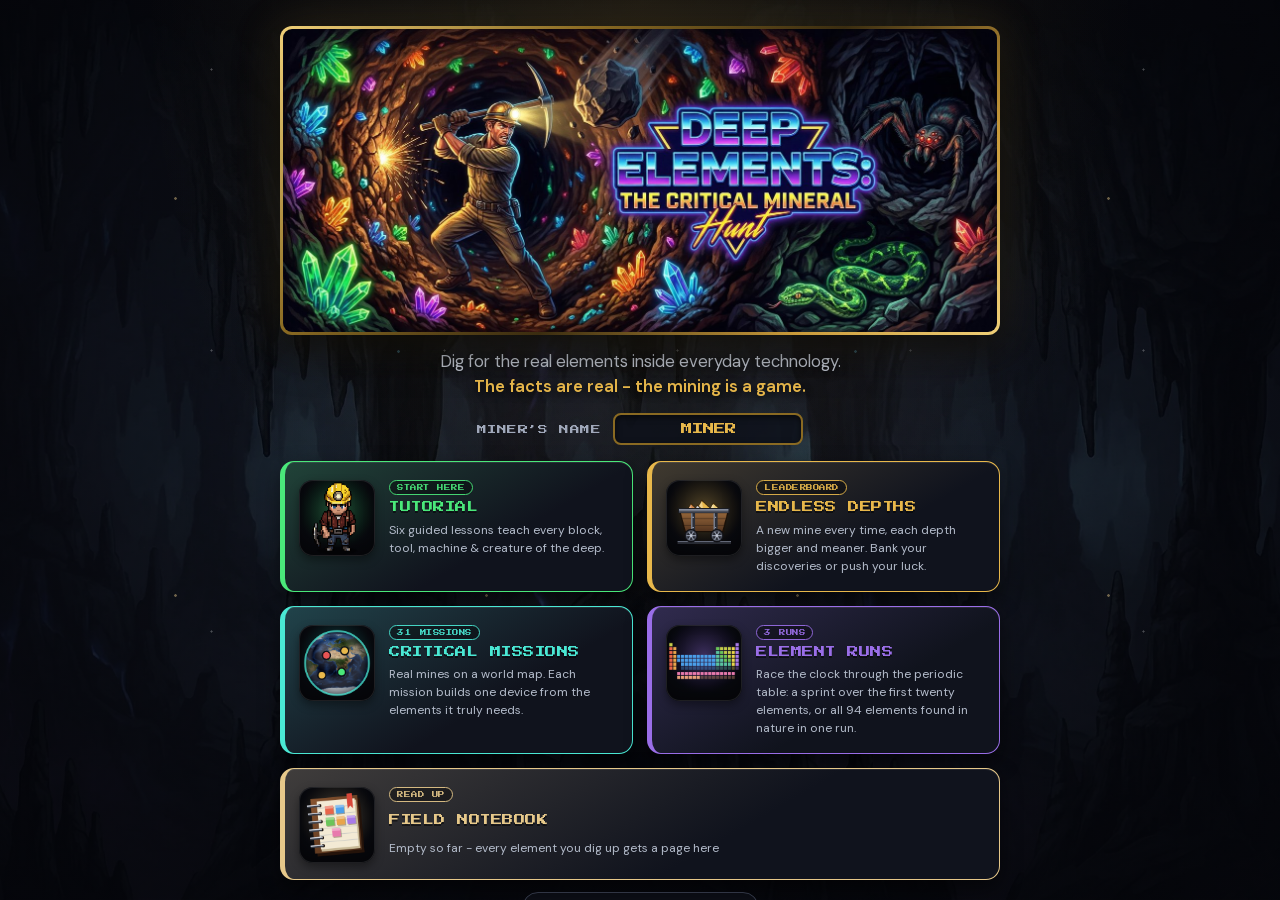
<file: index.html>
<!DOCTYPE html>
<html lang="en">
<head>
<meta charset="UTF-8">
<meta name="viewport" content="width=device-width, initial-scale=1.0, viewport-fit=cover">
<title>Deep Elements - Dig for Your Phone's Hidden Elements</title>
<meta name="description" content="Dig deep, dodge cave creatures, and collect the real elements inside everyday technology - a mining puzzle game about the periodic table and critical mineral supply chains.">
<meta name="theme-color" content="#0a0c12">
<meta name="mobile-web-app-capable" content="yes">
<meta name="apple-mobile-web-app-capable" content="yes">
<meta name="apple-mobile-web-app-status-bar-style" content="black-translucent">
<meta name="apple-mobile-web-app-title" content="Deep Elements">
<link rel="icon" href="data:image/svg+xml,<svg xmlns='http://www.w3.org/2000/svg' viewBox='0 0 100 100'><text y='.9em' font-size='90'>⛏️</text></svg>">
<meta property="og:type" content="website">
<meta property="og:title" content="Deep Elements - Dig for Your Phone's Hidden Elements">
<meta property="og:description" content="A mining puzzle game about the periodic table: 31 real-world missions, endless depths, guided tutorials, and three Element Runs through the periodic table.">
<meta property="og:image" content="https://nockemann-lab.github.io/deep-elements/banner.jpg">
<meta property="og:url" content="https://nockemann-lab.github.io/deep-elements/">
<link rel="canonical" href="https://nockemann-lab.github.io/deep-elements/">
<meta name="twitter:card" content="summary_large_image">
<link rel="stylesheet" href="fonts/fonts.css">
<link rel="stylesheet" href="style.css?v=20">
</head>
<body>

<div id="boot-screen">
  <div class="boot-inner">
    <div class="boot-icon">&#9935;&#65039;</div>
    <div class="boot-title">DEEP ELEMENTS</div>
    <div class="boot-bar"><div class="boot-fill" id="boot-fill"></div></div>
    <div class="boot-label" id="boot-label">Entering the mine&hellip;</div>
  </div>
</div>
<script>
(function(){
  var fill=document.getElementById("boot-fill"),label=document.getElementById("boot-label");
  var p=0,done=false;
  function setP(v){if(v>p){p=v;fill.style.width=p+"%";}}
  setP(15);
  document.addEventListener("DOMContentLoaded",function(){setP(55);label.textContent="Lighting the lamps…";});
  function finish(){
    if(done)return;done=true;setP(100);label.textContent="Ready!";
    var el=document.getElementById("boot-screen");
    setTimeout(function(){el.classList.add("boot-hide");setTimeout(function(){el.remove();},450);},250);
  }
  window.addEventListener("load",finish);
  setTimeout(finish,15000);
  var creep=setInterval(function(){if(done){clearInterval(creep);return;}if(p<90)setP(p+1);},400);
})();
</script>

<div class="title-bar"><h1>&#9935;&#65039; DEEP ELEMENTS &#9935;&#65039;</h1><p>Dig deep to uncover the elements inside everyday technology! <button id="mute-btn" data-action="toggleMute" title="Toggle sound">&#128266;</button></p></div>
<div class="game-layout">
  <div class="game-area">
    <div class="mobile-hud" id="mobile-hud">
      <span class="mh-stat"><span class="mh-ico">&#128142;</span><b id="mh-elems">0/9</b></span>
      <span class="mh-timer"><span class="mh-ico" id="mh-clock">&#9200;</span><span class="mh-track"><span class="mh-fill" id="mh-fill"></span></span><b id="mh-time">90</b></span>
      <span class="mh-stat mh-score"><b id="mh-score">0</b></span>
      <button class="mh-btn mh-zoom" data-action="cycleZoom" aria-label="Zoom: Medium" id="mh-zoom">&#128269;</button>
      <button class="mh-btn" data-action="togglePause" aria-label="Pause">&#9208;&#65039;</button>
    </div>
    <canvas id="game"></canvas>
    <div class="msg-band" id="msg-band">
      <div class="band-idle" id="band-idle"></div>
      <div class="tutorial-hint" id="tutorial-hint"></div>
      <button class="fact-toast" id="fact-toast"></button>
    </div>
    <div class="controls-hint">
      <span class="key-hint"><kbd>&#8593;</kbd><kbd>&#8595;</kbd><kbd>&#8592;</kbd><kbd>&#8594;</kbd> Move</span>
      <span class="key-hint"><kbd>1</kbd>&#8211;<kbd>5</kbd> Use a tool (or click it)</span>
      <span class="key-hint"><kbd>P</kbd> Pause</span>
      <span class="key-hint"><kbd>R</kbd> Restart</span>
    </div>
    <div class="mobile-controls">
      <div class="mobile-items" id="mobile-items"></div>
      <div class="joystick" id="joystick" role="application" aria-label="Joystick: push it the way the miner should go"><div class="joy-knob" id="joy-knob"></div></div>
    </div>
  </div>
  <div class="side-panel">
    <div class="panel-box"><h3>&#9935;&#65039; STATUS</h3>
      <div class="hud-level-row" id="hud-level">Depth 1</div>
      <div class="hud-row">
        <div class="hud-stat"><span class="val" id="hud-collected">0/9</span><span class="lbl">Elements</span></div>
        <div class="hud-stat danger"><span class="val" id="hud-enemies">0</span><span class="lbl">Creatures</span></div>
        <div class="hud-stat score"><span class="val" id="hud-score">0</span><span class="lbl">Score</span></div>
      </div>
      <div class="timer-bar" id="timer-bar"><span class="timer-label">&#9200;</span><div class="timer-track"><div class="timer-fill" id="timer-fill" style="width:100%;background:var(--green)"></div></div><span class="timer-val" id="timer-val">90</span></div>
      <div class="combo-bar"><div class="combo-fill" id="combo-fill"></div></div>
      <div class="combo-text" id="combo-text"></div>
      <div class="inventory-bar" id="inventory-bar"></div>
    </div>
    <div class="panel-box"><h3 id="comp-tracker-title">&#128241; SMARTPHONE</h3><div class="phone-tracker" id="comp-tracker">
    </div></div>
    <div class="panel-box elem-panel" id="elem-panel"><h3>&#128300; ELEMENT DISCOVERED</h3>
      <div class="ep-empty" id="ep-empty">Collect an element to learn about it...</div>
      <div id="ep-content" style="display:none">
        <div class="ep-header"><span class="ep-sym" id="ep-sym"></span><div class="ep-title"><span class="ep-name" id="ep-name"></span><span class="ep-z" id="ep-z"></span></div><span class="ep-risk" id="ep-risk"></span></div>
        <div class="ep-body" id="ep-body"></div>
        <div class="ep-fun" id="ep-fun"></div>
      </div>
    </div>
    <div class="panel-box"><h3>&#128203; EVENT LOG</h3><div class="collection-log" id="collection-log">
      <div class="log-entry log-empty">Dig through earth to find minerals...</div>
    </div></div>
  </div>
</div>
<div class="game-overlay" id="game-overlay"><div class="overlay-card" id="overlay-card"></div></div>
<div class="pause-overlay hidden" id="pause-overlay" data-action="togglePause">
  <div class="pause-card"></div>
</div>
<div class="share-overlay hidden" id="share-overlay">
  <div class="share-card">
    <h3>&#127873; PLAY A SHARED LEVEL</h3>
    <p>Paste a level code below. Codes are made in the <a href="Level%20Editor.html" target="_blank" rel="noopener">Deep Elements level editor</a> (its &#8220;Copy JSON&#8221; button) and passed on by other miners.</p>
    <textarea id="share-input" spellcheck="false" placeholder='{"cols":20,"rows":15,"grid":[...]}'></textarea>
    <div class="share-error" id="share-error"></div>
    <div class="btn-row">
      <button class="overlay-btn primary" data-action="playSharedLevel">&#9935;&#65039; PLAY IT</button>
      <button class="overlay-btn secondary" data-action="hideSharedLevelDialog">CANCEL</button>
    </div>
  </div>
</div>
<div class="share-overlay hidden" id="run-overlay" data-action="hideRunChooser">
  <div class="share-card run-card" data-action="noop">
    <h3>&#129514; ELEMENT RUNS</h3>
    <p>One cavern, one clock. Complete a whole group of elements and time goes back on the clock; the doors between the halls ask about what you have just collected.</p>
    <div class="run-list" id="run-list"></div>
    <div class="btn-row"><button class="overlay-btn secondary" data-action="hideRunChooser">BACK</button></div>
  </div>
</div>
<div class="notebook-overlay hidden" id="notebook-overlay">
  <div class="notebook-card">
    <div class="nb-rings" aria-hidden="true"></div>
    <div class="nb-ribbon" aria-hidden="true"></div>
    <div class="nb-page">
      <div class="nb-head">
        <div>
          <h2>FIELD NOTEBOOK</h2>
          <div class="nb-owner" id="nb-owner"></div>
        </div>
        <button class="nb-close" data-action="closeNotebook">&#10005; CLOSE</button>
      </div>
      <div class="nb-note" id="nb-note"></div>
      <p class="nb-sub" id="nb-sub"></p>
      <div class="nb-grid-wrap"><div class="nb-grid" id="nb-grid"></div></div>
      <div class="nb-swipe">&#8596; swipe the table sideways</div>
      <div class="nb-detail" id="nb-detail"></div>
      <p class="nb-legend" id="nb-legend"></p>
      <div class="nb-foot"><button class="nb-reset" data-action="resetNotebook">Tear out every page and start a fresh notebook</button></div>
    </div>
  </div>
  <div class="nb-actions" id="nb-actions"></div>
</div>
<div class="doc-overlay hidden" id="doc-overlay">
  <div class="doc-card">
    <div class="doc-head">
      <h2 id="doc-title"></h2>
      <span><button class="nb-close" data-action="printDoc">&#128424; PRINT</button> <button class="nb-close" data-action="closeDoc">&#10005; CLOSE</button></span>
    </div>
    <div class="doc-body" id="doc-body"></div>
  </div>
</div>
<div class="map-overlay hidden" id="map-overlay">
  <div class="map-card">
    <div class="map-head">
      <h2>&#128506;&#65039; WORLD MINE MAP</h2>
      <span class="map-head-btns"><button class="map-back map-nb" data-action="openNotebook">&#128211; NOTEBOOK</button><button class="map-back" data-action="mapBackToMenu">&#8592; MENU</button></span>
    </div>
    <p class="map-sub">Pick a real mine - its ore feeds the mission's elements. Complete them in any order!</p>
    <div class="map-meta">
      <span class="map-progress" id="map-progress"></span>
      <span class="map-legend"><span class="lg diff-easy">&#8226; EASY</span><span class="lg diff-medium">&#8226;&#8226; MEDIUM</span><span class="lg diff-hard">&#8226;&#8226;&#8226; HARD</span><span class="lg">&#10003; done</span></span>
    </div>
    <div class="map-holder" id="map-holder">
      <canvas id="map-canvas"></canvas><div id="map-markers"></div>
      <div class="map-zoom-controls">
        <button id="map-zin" title="Zoom in">+</button>
        <button id="map-zout" title="Zoom out">&minus;</button>
        <button id="map-zreset" title="Reset view">&#8962;</button>
      </div>
      <div class="map-zoom-hint">scroll / pinch to zoom &middot; drag to pan</div>
    </div>
    <div class="map-detail" id="map-detail"><div class="md-empty">Select a mine marker to see its mission&hellip;</div></div>
    <div class="map-list" id="map-list"></div>
  </div>
</div>
<div class="menu-overlay hidden" id="menu-overlay">
  <div class="menu-card">
    <div class="menu-banner"><img src="banner.jpg" alt="Deep Elements: The Critical Mineral Hunt"></div>
    
    <p class="menu-tagline">Dig for the real elements inside everyday technology. <strong>The facts are real - the mining is a game.</strong></p>
    <div id="mode-buttons" class="mode-cards">
      <button class="mode-card" id="tutorial-mode-btn" disabled style="--accent:var(--green)" data-action="beginGame" data-arg="tutorial">
        <span class="mc-tag">START HERE</span>
        <canvas class="mc-art" width="112" height="112" data-icon="miner"></canvas>
        <span class="mc-title">Tutorial</span>
        <span class="mc-desc">Six guided lessons teach every block, tool, machine &amp; creature of the deep.</span>
        <span class="mc-prog" id="mc-prog-tutorial"></span>
      </button>
      <button class="mode-card" style="--accent:var(--gold)" data-action="beginGame" data-arg="random">
        <span class="mc-tag">LEADERBOARD</span>
        <canvas class="mc-art" width="112" height="112" data-icon="cart"></canvas>
        <span class="mc-title">Endless Depths</span>
        <span class="mc-desc">A new mine every time, each depth bigger and meaner. Bank your discoveries or push your luck.</span>
        <span class="mc-prog" id="mc-prog-endless"></span>
      </button>
      <button class="mode-card" id="mission-mode-btn" disabled style="--accent:var(--cyan)" data-action="beginGame" data-arg="custom">
        <span class="mc-tag">31 MISSIONS</span>
        <canvas class="mc-art" width="112" height="112" data-icon="globe"></canvas>
        <span class="mc-title">Critical Missions</span>
        <span class="mc-desc">Real mines on a world map. Each mission builds one device from the elements it truly needs.</span>
        <span class="mc-prog" id="mc-prog-missions"></span>
      </button>
      <button class="mode-card" id="elementrun-mode-btn" disabled style="--accent:var(--purple,#a87ae8)" data-action="beginGame" data-arg="elementrun">
        <span class="mc-tag">3 RUNS</span>
        <canvas class="mc-art" width="112" height="112" data-icon="ptable"></canvas>
        <span class="mc-title">Element Runs</span>
        <span class="mc-desc">Race the clock through the periodic table: a sprint over the first twenty elements, or all 94 elements found in nature in one run.</span>
        <span class="mc-prog" id="mc-prog-run"></span>
      </button>
    </div>
    <button class="mode-card mode-card-wide" style="--accent:#e6c88a" data-action="openNotebook">
      <canvas class="mc-art" width="112" height="112" data-icon="notebook"></canvas>
      <span class="mc-tag">READ UP</span>
      <span class="mc-title">Field Notebook</span>
      <span class="mc-desc" id="notebook-btn">Read up on every element you have found</span>
    </button>
    <div class="menu-extra"><button class="menu-btn" data-action="showSharedLevelDialog">&#127873; Play a shared level</button></div>
    <div id="menu-status"></div>
    <div class="menu-shell">
    <div class="menu-tabs">
      <button class="menu-tab active" data-tab="howto" data-action="showMenuTab" data-arg="howto">HOW TO PLAY</button>
      <button class="menu-tab" data-tab="guide" data-action="showMenuTab" data-arg="guide">FIELD GUIDE</button>
      <button class="menu-tab" data-tab="scores" data-action="showMenuTab" data-arg="scores">HIGH SCORES</button>
    </div>
    <div class="menu-panel active" id="menu-howto">
      <div class="how-steps">
        <div class="how-step"><canvas class="g-ico" width="72" height="72" data-icon="earth"></canvas><span class="hs-num">1</span><strong>DIG</strong><span>Walk into earth to tunnel through it. Rock and walls will not budge.</span></div>
        <div class="how-step"><canvas class="g-ico" width="72" height="72" data-icon="gem"></canvas><span class="hs-num">2</span><strong>COLLECT</strong><span>Gather every element the device needs. Each one comes with a fact card.</span></div>
        <div class="how-step"><canvas class="g-ico" width="72" height="72" data-icon="exit"></canvas><span class="hs-num">3</span><strong>ESCAPE</strong><span>The exit unbars once you hold them all. Reach it before the clock runs out.</span></div>
      </div>
      <div class="how-cols">
        <div class="how-box">
          <h4>CONTROLS</h4>
          <div class="how-key"><span><kbd>&#8592;</kbd><kbd>&#8593;</kbd><kbd>&#8595;</kbd><kbd>&#8594;</kbd></span><em>Move and dig</em></div>
          <div class="how-key"><span><kbd>W</kbd><kbd>A</kbd><kbd>S</kbd><kbd>D</kbd></span><em>Move and dig, too</em></div>
          <div class="how-key"><span><kbd>1</kbd> &ndash; <kbd>5</kbd></span><em>Use a tool (or click it)</em></div>
          <div class="how-key"><span><kbd>P</kbd> or <kbd>Esc</kbd></span><em>Pause</em></div>
          <div class="how-key"><span><kbd>R</kbd></span><em>Restart the level (asks first)</em></div>
          <h5 class="how-sub">TOUCH SCREEN</h5>
          <div class="how-key"><span>Push the joystick</span><em>One step that way</em></div>
          <div class="how-key"><span>Keep it pushed</span><em>Keep walking</em></div>
          <div class="how-key"><span>Tap a tool</span><em>Use it</em></div>
          <div class="how-key"><span>&#128269; button</span><em>Zoom in or out</em></div>
          <div class="how-key"><span>&#9208; button</span><em>Pause (and move the joystick to the left)</em></div>
        </div>
        <div class="how-box">
          <h4>GOOD TO KNOW</h4>
          <ul class="how-list">
            <li><strong>Boulders fall</strong> when you dig beneath them. Never dig straight down under one - but do drop them on creatures.</li>
            <li><strong>Earth hides you.</strong> Most creatures hunt by sight, so every open tunnel is a way to be seen. Up close they sense you anyway.</li>
            <li><strong>Stars</strong> are for speed: three with 35&nbsp;% of the clock left at the exit, two with 15&nbsp;%.</li>
            <li><strong>Reading is free.</strong> The first time you find an element the clock holds for a few seconds (&#128214;).</li>
            <li><strong>Finds are kept.</strong> Every element you find stays in your field notebook, even if the mine gets you - until you close the game.</li>
          </ul>
        </div>
      </div>
      <p class="how-more">New here? Start with the <strong>Tutorial</strong>. Creatures, tools and hazards are in the <a href="#" data-action="showMenuTab" data-arg="guide">Field Guide</a>.</p>
    </div>
    <div class="menu-panel" id="menu-guide">
      <h4 class="g-head">CREATURES</h4>
      <div class="g-grid">
        <div class="g-card"><canvas class="g-ico" width="72" height="72" data-icon="bat"></canvas><div class="g-txt"><strong>Cave bat</strong>Flies, and hunts by sight; within a few tiles it senses you through earth too. Get clear and put earth between you. Boulders, floods and gas kill it.</div></div>
        <div class="g-card"><canvas class="g-ico" width="72" height="72" data-icon="snake"></canvas><div class="g-txt"><strong>Mine snake</strong>Ignores you until you stray close - three tiles in easy mines, up to six in hard ones - then strikes fast and holds on while you are near. Swims. Crush it with a boulder.</div></div>
        <div class="g-card"><canvas class="g-ico" width="72" height="72" data-icon="spider"></canvas><div class="g-txt"><strong>Cave spider</strong>Blind, but feels digging up to 15 tiles away and a pick-up within 5; in harder mines it also notices you a tile or two off. Walk, don&rsquo;t dig. Dynamite its nest before the brood grows.</div></div>
        <div class="g-card"><canvas class="g-ico" width="72" height="72" data-icon="crab"></canvas><div class="g-txt"><strong>Crystal crab</strong>Slow, and digs through earth to reach you. Falling boulders bounce off its shell - use dynamite, or simply outwalk it.</div></div>
      </div>
      <h4 class="g-head">TOOLS</h4>
      <div class="g-grid">
        <div class="g-card"><canvas class="g-ico" width="72" height="72" data-icon="tool0"></canvas><div class="g-txt"><strong>1 &middot; Dynamite</strong>Place it and run. The fuse is short: every step you take and every second that passes burns it, five in all. Clears earth, boulders and ice, but not solid rock. The noise draws creatures.</div></div>
        <div class="g-card"><canvas class="g-ico" width="72" height="72" data-icon="tool1"></canvas><div class="g-txt"><strong>2 &middot; Helmet lamp</strong>Doubles how far you can see for 12 seconds.</div></div>
        <div class="g-card"><canvas class="g-ico" width="72" height="72" data-icon="tool2"></canvas><div class="g-txt"><strong>3 &middot; Geiger counter</strong>Reveals hidden bonus elements for 15 seconds. Dig them while it runs.</div></div>
        <div class="g-card"><canvas class="g-ico" width="72" height="72" data-icon="tool3"></canvas><div class="g-txt"><strong>4 &middot; Gas mask</strong>Twenty seconds of safe breathing in gas.</div></div>
        <div class="g-card"><canvas class="g-ico" width="72" height="72" data-icon="tool4"></canvas><div class="g-txt"><strong>5 &middot; Water pump</strong>Stand beside a flood to place it. Drains the water and caps the spring.</div></div>
        <div class="g-card"><canvas class="g-ico" width="72" height="72" data-icon="key"></canvas><div class="g-txt"><strong>Keys</strong>Each key opens one locked door. Answer pads open the glowing logic doors: step on the right element. A wrong pad costs 30 seconds, and the answers change places every time.</div></div>
      </div>
      <h4 class="g-head">READING AN ELEMENT CARD</h4>
      <div class="g-grid">
        <div class="g-card"><span class="g-ico g-emo">&#127991;&#65039;</span><div class="g-txt"><strong>Supply risk</strong>How easily the world&rsquo;s supply could be disrupted. <b class="risk-word-low">Low</b>: many producers. <b class="risk-word-medium">Medium</b>: fairly concentrated. <b class="risk-word-high">High</b>: a few countries control it and it is hard to replace. <b class="risk-word-high">Critical</b>: the highest level - one country or one by-product stream supplies most of it, and nothing replaces it easily.</div></div>
        <div class="g-card"><span class="g-ico g-emo">&#9878;&#65039;</span><div class="g-txt"><strong>Reality check</strong>How the element is really obtained. Nobody picks up glowing crystals: most come from ore, brine, air or as a byproduct of something else.</div></div>
        <div class="g-card"><span class="g-ico g-emo">&#128295;</span><div class="g-txt"><strong>In this device</strong>On a mission, each card says what that element actually does in the device you are building.</div></div>
        <div class="g-card"><span class="g-ico g-emo">&#128172;</span><div class="g-txt"><strong>Underlined words</strong>Point at or tap a dotted-underlined word, such as <em>cathode</em> or <em>alloy</em>, to see what it means.</div></div>
      </div>
      <h4 class="g-head">HAZARDS &amp; MACHINES</h4>
      <div class="g-grid">
        <div class="g-card"><canvas class="g-ico" width="72" height="72" data-icon="boulder"></canvas><div class="g-txt"><strong>Boulders</strong>Push them sideways; they fall when unsupported. One landing on you ends the dig.</div></div>
        <div class="g-card"><canvas class="g-ico" width="72" height="72" data-icon="water"></canvas><div class="g-txt"><strong>Water</strong>Floods downhill from hidden springs. You wade at half speed; snakes do not slow down.</div></div>
        <div class="g-card"><canvas class="g-ico" width="72" height="72" data-icon="lava"></canvas><div class="g-txt"><strong>Lava</strong>One step in is fatal. Dig into a glowing vein and the lava breaks out in front of you: stop there, and go round. It then creeps outward and down, never up.</div></div>
        <div class="g-card"><canvas class="g-ico" width="72" height="72" data-icon="gas"></canvas><div class="g-txt"><strong>Mine gas</strong>Rises and spreads from broken pipes. Suffocates in seconds - and explodes if any blast touches it.</div></div>
        <div class="g-card"><canvas class="g-ico" width="72" height="72" data-icon="barrel"></canvas><div class="g-txt"><strong>Toxic barrels</strong>Explode when they fall or are struck. Push one into a pit and stand well back.</div></div>
        <div class="g-card"><canvas class="g-ico" width="72" height="72" data-icon="ice"></canvas><div class="g-txt"><strong>Ice and basalt</strong>Your pickaxe will not mark ice: it takes a blast. Dark basalt starts to crack once you see it and crumbles away within seconds: mind whatever it holds up.</div></div>
        <div class="g-card"><canvas class="g-ico" width="72" height="72" data-icon="cart"></canvas><div class="g-txt"><strong>Minecarts</strong>Shove one to send it rolling over anything on the line, or step down onto it to ride.</div></div>
        <div class="g-card"><canvas class="g-ico" width="72" height="72" data-icon="roguecart"></canvas><div class="g-txt"><strong>Runaway carts and lifts</strong>Old machines that never stop. Touching one is fatal: watch the rhythm, then cross.</div></div>
        <div class="g-card"><span class="g-ico g-emo">&#128679;</span><div class="g-txt"><strong>Tunnel borer</strong>Grinds through earth, rock and ice in its lane and turns back at a wall. Never stand in front; follow the tunnel it leaves behind.</div></div>
        <div class="g-card"><canvas class="g-ico" width="72" height="72" data-icon="refugepost"></canvas><div class="g-txt"><strong>Refuge chambers</strong>Step inside to save your progress. If the mine claims you, you can return there for 100 points.</div></div>
      </div>
    </div>
    <div class="menu-panel" id="menu-scores">
      <div id="lb-container"><div class="lb-empty">No scores yet - be the first!</div></div>
      <button class="lb-clear" data-action="clearScores">Clear Scores</button>
    </div>
    </div>
      <div class="menu-toggles"><button class="menu-btn" data-action="toggleMute" id="menu-mute-btn">&#128266; Sound ON</button> <button class="menu-btn" data-action="cycleVolume" id="volume-btn" title="Change the volume">&#128265; Volume 100%</button> <button class="menu-btn" data-action="toggleReducedFx" id="fx-btn">&#10024; Effects: Full</button> <button class="menu-btn touch-only" data-action="toggleJoySide" id="joy-side-btn">&#128377;&#65039; Joystick: Right</button></div>
      <p class="menu-foot">Every element fact and mine location is researched and sourced: <a href="SOURCES.md" data-action="openDoc" data-arg="sources">sources</a> &middot; <a href="TEACHERS_GUIDE.md" data-action="openDoc" data-arg="guide">teacher&rsquo;s guide</a> &middot; <a href="CREDITS.md" data-action="openDoc" data-arg="credits">credits</a></p>
  </div>
</div>

<script src="config.js"></script>
<script src="data.js"></script>
<script src="levels-inline.js"></script>
<script src="docs-inline.js"></script>
<script src="level-sets.js"></script>
<script src="sound.js"></script>
<script src="state.js"></script>
<script src="camera.js"></script>
<script src="enemies.js"></script>
<script src="physics.js"></script>
<script src="level-gen.js"></script>
<script src="ui.js?v=18"></script>
<script src="mission-map.js"></script>
<script src="render-core.js"></script>
<script src="render-tiles.js"></script>
<script src="render-creatures.js"></script>
<script src="render-player.js"></script>
<script src="render.js"></script>
<script src="input.js"></script>
<script src="machines.js"></script>
<script src="shared-level.js"></script>
<script src="game.js"></script>

</body>
</html>
</file>
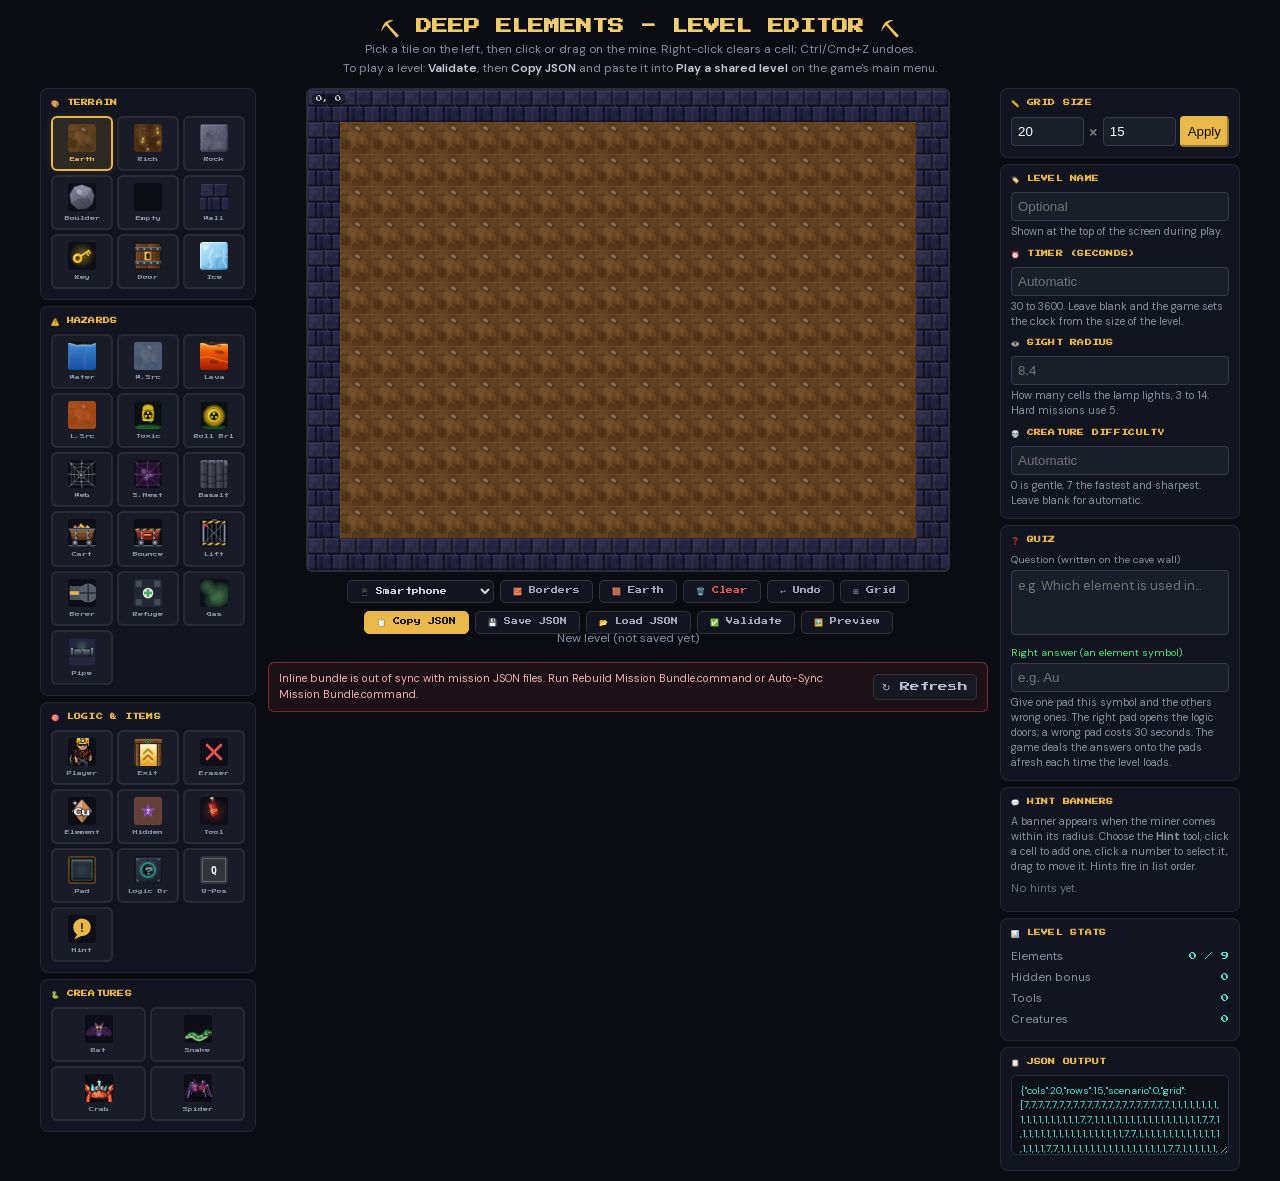
<file: Level Editor.html>
<!DOCTYPE html>
<html lang="en">
<head>
<meta charset="UTF-8">
<meta name="viewport" content="width=device-width, initial-scale=1.0">
<title>Deep Elements - Level Editor</title>
<link rel="stylesheet" href="fonts/fonts.css">
<style>
*{margin:0;padding:0;box-sizing:border-box}
:root{--bg:#0a0c12;--panel:#12151f;--border:rgba(255,255,255,0.07);--text:#d4d8e0;--gold:#e8b84b;--red:#e85454;--green:#4ae87a;--cyan:#4ae8d4;}
body{font-family:'DM Sans',sans-serif;background:var(--bg);color:var(--text);min-height:100vh;padding:10px;overflow-x:hidden}
.header{text-align:center;padding:8px 0 12px;max-width:1200px;margin:0 auto}
.header h1{font-family:'Press Start 2P',monospace;font-size:clamp(.6em,2vw,1em);background:linear-gradient(90deg,var(--gold),#f0d078,var(--gold));-webkit-background-clip:text;-webkit-text-fill-color:transparent;background-clip:text}
.header p{font-size:.75em;color:#8a90a0;margin-top:3px}
.header p strong,.header p em{color:#c8ccd8;font-style:normal;font-weight:600}
.prop-help{font-size:.66em;line-height:1.4;color:#8a90a0;margin-top:4px}
.editor-layout{display:flex;gap:10px;max-width:1200px;margin:0 auto;align-items:flex-start}
.toolbox{flex:0 0 216px;display:flex;flex-direction:column;gap:6px;position:sticky;top:10px}
.tool-section{background:var(--panel);border:1px solid var(--border);border-radius:8px;padding:10px}
.tool-section h3{font-family:'Press Start 2P',monospace;font-size:.42em;color:var(--gold);margin-bottom:8px;letter-spacing:.04em}
.tool-grid{display:grid;grid-template-columns:repeat(3,1fr);gap:4px}
.tool-grid.two-col{grid-template-columns:1fr 1fr}
.tool-btn{background:rgba(255,255,255,0.03);border:2px solid var(--border);border-radius:6px;padding:6px 4px;cursor:pointer;text-align:center;transition:all .15s;display:flex;flex-direction:column;align-items:center;gap:2px}
.tool-btn:hover{border-color:rgba(255,255,255,0.2);background:rgba(255,255,255,0.05)}
.tool-btn.active{border-color:var(--gold);background:rgba(232,184,75,0.12);box-shadow:0 0 8px rgba(232,184,75,0.15)}
.tool-btn .t-icon{font-size:1.6em;line-height:1.2;margin-bottom:2px}
.tool-btn .t-icon-cv{width:28px;height:28px;border-radius:3px;image-rendering:pixelated;image-rendering:crisp-edges;margin-bottom:2px}
.tool-btn .t-label{font-family:'Press Start 2P',monospace;font-size:.38em;color:#8a90a0;line-height:1.4}
.tool-btn.active .t-label{color:var(--gold)}
.tool-btn.span2{grid-column:span 2}
.canvas-area{flex:1 1 auto;display:flex;flex-direction:column;align-items:center;overflow:hidden}
.canvas-wrap{position:relative;border:2px solid #2a2e3a;border-radius:6px;overflow:auto;cursor:crosshair;max-width:100%;max-height:75vh}
canvas{display:block;image-rendering:pixelated;image-rendering:crisp-edges}
#editor-canvas{touch-action:none}
.grid-coords{position:absolute;top:4px;left:4px;font-family:'Press Start 2P',monospace;font-size:.4em;color:rgba(255,255,255,0.8);background:rgba(0,0,0,0.5);padding:2px 4px;border-radius:3px;pointer-events:none;z-index:2}
.canvas-toolbar{display:flex;gap:6px;margin-top:8px;flex-wrap:wrap;justify-content:center}
.canvas-toolbar button,.canvas-toolbar select,.canvas-toolbar input{font-family:'Press Start 2P',monospace;font-size:.45em;background:var(--panel);border:1px solid #333;color:#aab;padding:6px 12px;border-radius:5px;cursor:pointer;transition:all .15s}
.canvas-toolbar button:hover{border-color:var(--gold);color:var(--gold)}
.canvas-toolbar select{color:var(--text);padding:6px 8px}
.canvas-toolbar select option{background:#1a1e28}
.bundle-status{margin-top:8px;padding:8px 10px;border:1px solid var(--border);border-radius:6px;background:rgba(255,255,255,0.03);display:flex;align-items:center;justify-content:space-between;gap:8px;width:min(100%,720px);font-size:.68em;color:#9aa2b2}
.bundle-status[data-state="ok"]{border-color:rgba(74,232,122,0.4);background:rgba(74,232,122,0.08);color:#baf5cb}
.bundle-status[data-state="warn"]{border-color:rgba(232,184,75,0.4);background:rgba(232,184,75,0.08);color:#f0dca0}
.bundle-status[data-state="error"]{border-color:rgba(232,84,84,0.45);background:rgba(232,84,84,0.08);color:#f2b1b1}
.bundle-status button{font-family:'Press Start 2P',monospace;font-size:.9em;padding:6px 8px;background:#161922;border:1px solid #333;border-radius:5px;color:#b7bfd0;cursor:pointer;flex:0 0 auto}
.bundle-status button:hover{border-color:var(--gold);color:var(--gold)}
.bundle-status-text{line-height:1.45;flex:1 1 auto}
.btn-danger{color:var(--red)!important}.btn-danger:hover{border-color:var(--red)!important}
.btn-primary{background:var(--gold)!important;color:#111!important;border-color:var(--gold)!important}
.btn-primary:hover{background:#f0d078!important}
.props-panel{flex:0 0 240px;display:flex;flex-direction:column;gap:6px;position:sticky;top:10px}
.prop-box{background:var(--panel);border:1px solid var(--border);border-radius:8px;padding:10px}
.prop-box h3{font-family:'Press Start 2P',monospace;font-size:.42em;color:var(--gold);margin-bottom:8px;letter-spacing:.04em}
.prop-input{background:#1a1e28;border:1px solid #3a3a4a;color:#fff;padding:6px;border-radius:4px;width:100%;}
.prop-row{display:flex;justify-content:space-between;align-items:center;padding:3px 0;font-size:.72em;color:#8a90a0}
.prop-row .pval{font-family:'Press Start 2P',monospace;font-size:.7em;color:var(--cyan)}
.json-area{width:100%;min-height:80px;max-height:200px;background:#0e1018;border:1px solid #2a2e3a;border-radius:6px;color:var(--cyan);font-family:'DM Sans',monospace;font-size:.65em;padding:8px;resize:vertical;line-height:1.4}
.elem-picker,.pu-picker{display:none;position:absolute;background:#1a1e28;border:2px solid var(--gold);border-radius:8px;padding:8px;z-index:100;max-height:250px;overflow-y:auto;box-shadow:0 8px 24px rgba(0,0,0,0.5)}
.elem-picker.visible,.pu-picker.visible{display:block}
.elem-picker-title{font-family:'Press Start 2P',monospace;font-size:.4em;color:var(--gold);margin-bottom:6px}
.elem-choice{display:inline-flex;align-items:center;gap:4px;padding:4px 8px;margin:2px;border-radius:4px;cursor:pointer;font-size:.72em;border:1px solid var(--border);transition:all .15s}
.elem-choice:hover{border-color:var(--gold);background:rgba(232,184,75,0.1)}
.elem-choice .ec-sym{font-family:'Press Start 2P',monospace;font-size:.8em;font-weight:bold}
.pu-choice{display:flex;align-items:center;gap:6px;padding:5px 8px;border-radius:4px;cursor:pointer;font-size:.72em;transition:all .15s}
.pu-choice:hover{background:rgba(74,232,212,0.1)}
.toast{position:fixed;bottom:20px;left:50%;transform:translateX(-50%);background:var(--gold);color:#111;font-family:'Press Start 2P',monospace;font-size:.5em;padding:10px 20px;border-radius:6px;opacity:0;transition:opacity .3s;pointer-events:none;z-index:200}
.toast.show{opacity:1}
.preview-overlay{position:fixed;inset:0;z-index:300;background:rgba(6,8,16,.94);display:none;align-items:center;justify-content:center;flex-direction:column;gap:10px;padding:20px}
.preview-overlay.visible{display:flex}
.preview-overlay canvas{max-width:92vw;max-height:78vh;object-fit:contain;border:2px solid #2a2e3a;border-radius:6px;background:#0a0c12}
.preview-meta{font-size:.8em;color:#8a90a0}
.preview-bar button{margin:0 4px}
.validate-results{margin-top:8px;border:1px solid #2a2e3a;border-radius:6px;background:#12151f;padding:8px 10px;max-height:180px;overflow-y:auto;font-size:.78em;line-height:1.5}
.validate-results .vr-ok{color:#4ae87a;font-weight:600}
.validate-results .vr-err{color:#e85454;border-left:3px solid #e85454;padding-left:7px;margin:3px 0}
.validate-results .vr-warn{color:#e8b84b;border-left:3px solid #e8b84b;padding-left:7px;margin:3px 0}
.source-file{text-align:center;font-size:12px;color:#8a8fa0;margin:-4px 0 8px}
.hint-list{display:flex;flex-direction:column;gap:3px;margin-bottom:6px;max-height:180px;overflow-y:auto}
.hint-item{display:flex;gap:6px;align-items:center;padding:4px 6px;border-radius:4px;background:#1a1e28;border:1px solid #2a2e3a;font-size:.72em;color:#c8ccd8;cursor:pointer;text-align:left}
.hint-item:hover{border-color:#5a5e6a}
.hint-item.sel{border-color:var(--gold);background:#2a2618}
.hint-item .hn{font-family:'Press Start 2P',monospace;font-size:.75em;color:var(--gold);min-width:16px}
.hint-item .hp{margin-left:auto;color:#6a7080;font-size:.9em}
.hint-empty{font-size:.7em;color:#6a7080}
.hint-edit{display:flex;flex-direction:column;gap:5px}
.hint-edit textarea{font-family:inherit;font-size:.8em;resize:vertical}
.hint-row{display:flex;gap:6px;align-items:center}
.hint-icon{width:44px!important;text-align:center;flex:none}
.hint-lab{font-size:.65em;color:#8a90a0}
.hint-lab span{color:#5a6070}
.hint-small{font-size:.7em;color:#8a90a0;flex-wrap:wrap}
.hint-small input[type=number]{width:52px;padding:3px;margin-left:3px}
.hint-pos{margin-left:auto;color:#6a7080}
.hint-small button{padding:4px 9px;border-radius:4px}
</style>
</head>
<body>

<div class="header">
  <h1>⛏️ DEEP ELEMENTS - LEVEL EDITOR ⛏️</h1>
  <p>Pick a tile on the left, then click or drag on the mine. Right-click clears a cell; Ctrl/Cmd+Z undoes.</p>
  <p>To play a level: <strong>Validate</strong>, then <strong>Copy JSON</strong> and paste it into <em>Play a shared level</em> on the game's main menu.</p>
</div>

<div class="editor-layout">
  <div class="toolbox">
    <div class="tool-section">
      <h3>🎨 TERRAIN</h3>
      <div class="tool-grid">
        <button class="tool-btn active" data-tool="earth" title="Earth (diggable)"><canvas class="t-icon-cv" width="28" height="28"></canvas><span class="t-label">Earth</span></button>
        <button class="tool-btn" data-tool="earth_rich" title="Rich earth (digs like earth, looks different)"><canvas class="t-icon-cv" width="28" height="28"></canvas><span class="t-label">Rich</span></button>
        <button class="tool-btn" data-tool="rock" title="Rock"><canvas class="t-icon-cv" width="28" height="28"></canvas><span class="t-label">Rock</span></button>
        <button class="tool-btn" data-tool="boulder" title="Boulder"><canvas class="t-icon-cv" width="28" height="28"></canvas><span class="t-label">Boulder</span></button>
        <button class="tool-btn" data-tool="empty" title="Empty space"><canvas class="t-icon-cv" width="28" height="28"></canvas><span class="t-label">Empty</span></button>
        <button class="tool-btn" data-tool="wall" title="Wall (nothing breaks it)"><canvas class="t-icon-cv" width="28" height="28"></canvas><span class="t-label">Wall</span></button>
        <button class="tool-btn" data-tool="key" title="Key (K)"><canvas class="t-icon-cv" width="28" height="28"></canvas><span class="t-label">Key</span></button>
        <button class="tool-btn" data-tool="door" title="Locked Door (D)"><canvas class="t-icon-cv" width="28" height="28"></canvas><span class="t-label">Door</span></button>
        <button class="tool-btn" data-tool="ice" title="Ice (a pickaxe will not mark it: it takes a blast)"><canvas class="t-icon-cv" width="28" height="28"></canvas><span class="t-label">Ice</span></button>
      </div>
    </div>

    <div class="tool-section">
      <h3>⚠️ HAZARDS</h3>
      <div class="tool-grid">
        <button class="tool-btn" data-tool="water" title="Water tile"><canvas class="t-icon-cv" width="28" height="28"></canvas><span class="t-label">Water</span></button>
        <button class="tool-btn" data-tool="water_src" title="Water Source (spreads water)"><canvas class="t-icon-cv" width="28" height="28"></canvas><span class="t-label">W.Src</span></button>
        <button class="tool-btn" data-tool="lava" title="Lava tile"><canvas class="t-icon-cv" width="28" height="28"></canvas><span class="t-label">Lava</span></button>
        <button class="tool-btn" data-tool="lava_src" title="Lava Source (spreads lava)"><canvas class="t-icon-cv" width="28" height="28"></canvas><span class="t-label">L.Src</span></button>
        <button class="tool-btn" data-tool="hazard" title="Toxic waste barrel (explodes on impact)"><canvas class="t-icon-cv" width="28" height="28"></canvas><span class="t-label">Toxic</span></button>
        <button class="tool-btn" data-tool="roll_barrel" title="Rolling toxic barrel (player-pushed)"><canvas class="t-icon-cv" width="28" height="28"></canvas><span class="t-label">Roll Brl</span></button>
        <button class="tool-btn" data-tool="web" title="Spider web (costs one step to slash through)"><canvas class="t-icon-cv" width="28" height="28"></canvas><span class="t-label">Web</span></button>
        <button class="tool-btn" data-tool="spider_nest" title="Spider Nest (spawns spiders periodically)"><canvas class="t-icon-cv" width="28" height="28"></canvas><span class="t-label">S.Nest</span></button>
        <button class="tool-btn" data-tool="basalt" title="Basalt (harder rock, crumbles over time)"><canvas class="t-icon-cv" width="28" height="28"></canvas><span class="t-label">Basalt</span></button>
        <button class="tool-btn" data-tool="cart" title="Pushable Minecart"><canvas class="t-icon-cv" width="28" height="28"></canvas><span class="t-label">Cart</span></button>
        <button class="tool-btn" data-tool="cart_bounce" title="Rogue Bouncing Cart (auto-moves, kills on contact)"><canvas class="t-icon-cv" width="28" height="28"></canvas><span class="t-label">Bounce</span></button>
        <button class="tool-btn" data-tool="shaft_lift" title="Mining Shaft Lift (auto-moves vertically, kills on contact)"><canvas class="t-icon-cv" width="28" height="28"></canvas><span class="t-label">Lift</span></button>
        <button class="tool-btn" data-tool="tbm" title="Tunnel Boring Machine - 3×2, patrols horizontally, grinds rock/earth/ice/enemies, deadly on contact. Place the TOP-LEFT of its 3×2 footprint."><canvas class="t-icon-cv" width="28" height="28"></canvas><span class="t-label">Borer</span></button>
        <button class="tool-btn" data-tool="refuge" title="Refuge Chamber - 3×3 safe room with checkpoint (respawn point). Place the TOP-LEFT of its 3×3 footprint."><canvas class="t-icon-cv" width="28" height="28"></canvas><span class="t-label">Refuge</span></button>
        <button class="tool-btn" data-tool="gas" title="Gas cloud - suffocates without a gas mask; ignites explosively near blasts. Spreads up + sideways from sources."><canvas class="t-icon-cv" width="28" height="28"></canvas><span class="t-label">Gas</span></button>
        <button class="tool-btn" data-tool="gas_src" title="Ruptured gas pipe - continuously leaks gas (up + sideways). Solid; destroyed by dynamite (seals the leak)."><canvas class="t-icon-cv" width="28" height="28"></canvas><span class="t-label">Pipe</span></button>
      </div>
    </div>

    <div class="tool-section">
      <h3>🎯 LOGIC & ITEMS</h3>
      <div class="tool-grid">
        <button class="tool-btn" data-tool="player" title="Player start position"><canvas class="t-icon-cv" width="28" height="28"></canvas><span class="t-label">Player</span></button>
        <button class="tool-btn" data-tool="exit" title="Exit (opens when every element is collected)"><canvas class="t-icon-cv" width="28" height="28"></canvas><span class="t-label">Exit</span></button>
        <button class="tool-btn" data-tool="eraser" title="Eraser: removes the miner, exit, element, tool, pad or creature in a cell"><canvas class="t-icon-cv" width="28" height="28"></canvas><span class="t-label">Eraser</span></button>
        <button class="tool-btn" data-tool="element" title="Collectible element"><canvas class="t-icon-cv" width="28" height="28"></canvas><span class="t-label">Element</span></button>
        <button class="tool-btn" data-tool="hidden_elem" title="Hidden bonus element (shown by the Geiger counter)"><canvas class="t-icon-cv" width="28" height="28"></canvas><span class="t-label">Hidden</span></button>
        <button class="tool-btn" data-tool="powerup" title="Tool: dynamite, helmet lamp, Geiger counter, gas mask or water pump"><canvas class="t-icon-cv" width="28" height="28"></canvas><span class="t-label">Tool</span></button>
        <button class="tool-btn" data-tool="pad" title="Answer pad for the quiz (the right one opens the logic doors)"><canvas class="t-icon-cv" width="28" height="28"></canvas><span class="t-label">Pad</span></button>
        <button class="tool-btn" data-tool="logic_door" title="Logic door (opened by the right answer pad)"><canvas class="t-icon-cv" width="28" height="28"></canvas><span class="t-label">Logic Dr</span></button>
        <button class="tool-btn" data-tool="trivia_pos" title="Where the quiz question is written on the cave wall"><canvas class="t-icon-cv" width="28" height="28"></canvas><span class="t-label">Q-Pos</span></button>
        <button class="tool-btn" data-tool="hint" title="Hint banner: click a cell to add one, click a numbered hint to select it, drag it to move it, right-click it to delete it"><canvas class="t-icon-cv" width="28" height="28"></canvas><span class="t-label">Hint</span></button>
      </div>
    </div>

    <div class="tool-section">
      <h3>🐍 CREATURES</h3>
      <div class="tool-grid two-col">
        <button class="tool-btn" data-tool="bat" title="Bat - flies, wide vision, fast patrol"><canvas class="t-icon-cv" width="28" height="28"></canvas><span class="t-label">Bat</span></button>
        <button class="tool-btn" data-tool="snake" title="Snake - ambush hunter: ignores you until you come within 3 tiles (up to 6 at high difficulty), then strikes fast; swims"><canvas class="t-icon-cv" width="28" height="28"></canvas><span class="t-label">Snake</span></button>
        <button class="tool-btn" data-tool="crab" title="Crab - slow, eats earth; falling boulders bounce off its shell"><canvas class="t-icon-cv" width="28" height="28"></canvas><span class="t-label">Crab</span></button>
        <button class="tool-btn" data-tool="spider" title="Spider - triggered by explosions/vibrations"><canvas class="t-icon-cv" width="28" height="28"></canvas><span class="t-label">Spider</span></button>
      </div>
    </div>
  </div>

  <div class="canvas-area">
    <div class="canvas-wrap" id="scroll-wrap">
      <canvas id="editor-canvas"></canvas>
      <div class="grid-coords" id="coords">0, 0</div>
    </div>
    
    <div class="canvas-toolbar">
      <select id="scenario-select" title="The device this level builds: it sets the nine elements to collect"></select>
      <button onclick="fillBorders()">🧱 Borders</button>
      <button onclick="fillAll('earth')">🟫 Earth</button>
      <button onclick="clearAll()" class="btn-danger">🗑️ Clear</button>
      <button onclick="doUndo()">↩ Undo</button>
      <button onclick="toggleGridLines()">⊞ Grid</button>
    </div>
    
    <div class="canvas-toolbar">
      <button onclick="exportJSON()" class="btn-primary">📋 Copy JSON</button>
      <button onclick="saveJSON()">💾 Save JSON</button>
      <button onclick="loadJSONFile()">📂 Load JSON</button>
      <button onclick="validateLevel()">✅ Validate</button>
      <button onclick="showPreview()">🖼️ Preview</button>
    </div>
    <div class="source-file" id="source-file">New level (not saved yet)</div>

    <div class="validate-results" id="validate-results" style="display:none"></div>

    <div class="preview-overlay" id="preview-overlay">
      <div class="preview-meta" id="preview-meta"></div>
      <canvas id="preview-canvas"></canvas>
      <div class="preview-bar">
        <button class="btn-primary" onclick="downloadPreview()">⬇️ Download PNG</button>
        <button onclick="hidePreview()">✕ Close (Esc)</button>
      </div>
    </div>

    <div class="bundle-status" id="bundle-sync-status" data-state="warn">
      <div class="bundle-status-text" id="bundle-sync-status-text">Inline bundle status: checking...</div>
      <button type="button" onclick="refreshBundleSyncStatus()">↻ Refresh</button>
    </div>
  </div>

  <div class="props-panel">
    <div class="prop-box">
      <h3>📏 GRID SIZE</h3>
      <div style="display:flex;gap:4px;align-items:center;">
        <input class="prop-input" type="number" id="grid-cols" value="20" min="10" max="100">
        <span style="color:#888;font-size:1.2em">×</span>
        <input class="prop-input" type="number" id="grid-rows" value="15" min="10" max="100">
        <button class="btn-primary" style="padding:6px;border-radius:4px" onclick="applyResize()">Apply</button>
      </div>
    </div>

    <div class="prop-box">
      <h3>🏷️ LEVEL NAME</h3>
      <input type="text" class="prop-input" id="p-level-name" placeholder="Optional" maxlength="40">
      <div class="prop-help">Shown at the top of the screen during play.</div>
      <h3 style="margin-top:10px">⏰ TIMER (SECONDS)</h3>
      <input type="number" class="prop-input" id="p-timer" min="30" max="3600" placeholder="Automatic">
      <div class="prop-help">30 to 3600. Leave blank and the game sets the clock from the size of the level.</div>
      <h3 style="margin-top:10px">👁️ SIGHT RADIUS</h3>
      <input type="number" class="prop-input" id="p-sight" min="3" max="14" placeholder="8.4">
      <div class="prop-help">How many cells the lamp lights, 3 to 14. Hard missions use 5.</div>
      <h3 style="margin-top:10px">💀 CREATURE DIFFICULTY</h3>
      <input type="number" class="prop-input" id="p-difficulty" min="0" max="7" placeholder="Automatic">
      <div class="prop-help">0 is gentle, 7 the fastest and sharpest. Leave blank for automatic.</div>
    </div>

    <div class="prop-box">
      <h3>❓ QUIZ</h3>
      <label style="font-size:0.65em;color:#8a90a0;display:block;margin-bottom:4px">Question (written on the cave wall)</label>
      <textarea class="prop-input" id="p-trivia-q" rows="3" style="font-family:inherit;font-size:0.8em;resize:none" placeholder="e.g. Which element is used in..."></textarea>
      
      <label style="font-size:0.65em;color:#4ae87a;display:block;margin:6px 0 4px">Right answer (an element symbol)</label>
      <input type="text" class="prop-input" id="p-trivia-ans" placeholder="e.g. Au">
      <input type="hidden" id="p-trivia-trap">
      <div class="prop-help">Give one pad this symbol and the others wrong ones. The right pad opens the logic doors; a wrong pad costs 30 seconds. The game deals the answers onto the pads afresh each time the level loads.</div>
    </div>
  
    <div class="prop-box">
      <h3>💬 HINT BANNERS</h3>
      <div class="prop-help" style="margin:0 0 6px">A banner appears when the miner comes within its radius. Choose the <b>Hint</b> tool, click a cell to add one, click a number to select it, drag to move it. Hints fire in list order.</div>
      <div id="hint-list" class="hint-list"></div>
      <div id="hint-edit" class="hint-edit" style="display:none">
        <div class="hint-row"><input type="text" class="prop-input hint-icon" id="h-icon" maxlength="4" title="Icon (an emoji)"><input type="text" class="prop-input" id="h-title" maxlength="40" placeholder="TITLE"></div>
        <label class="hint-lab">Text <span>(a rule; &lt;strong&gt; shows gold, &lt;em&gt; cyan)</span></label>
        <textarea class="prop-input" id="h-text" rows="5"></textarea>
        <label class="hint-lab">Task <span>(the one thing to do next, shown with ▶)</span></label>
        <textarea class="prop-input" id="h-task" rows="2" placeholder="Leave empty on the last hint"></textarea>
        <div class="hint-row hint-small">
          <label>Radius <input type="number" class="prop-input" id="h-r" min="0" max="5" title="0 = only on the cell itself"></label>
          <label title="In a lesson, a retry of this part starts here"><input type="checkbox" id="h-save"> Checkpoint</label>
          <span id="h-pos" class="hint-pos"></span>
        </div>
        <div class="hint-row hint-small">
          <button type="button" onclick="moveHint(-1)" title="Earlier in the list">↑</button>
          <button type="button" onclick="moveHint(1)" title="Later in the list">↓</button>
          <button type="button" class="btn-danger" onclick="deleteHint()">🗑️ Delete</button>
        </div>
      </div>
    </div>

    <div class="prop-box">
      <h3>📊 LEVEL STATS</h3>
      <div class="prop-row" id="stat-elements"><span>Elements</span><span class="pval">0 / 9</span></div>
      <div class="prop-row" id="stat-bonus"><span>Hidden bonus</span><span class="pval">0</span></div>
      <div class="prop-row" id="stat-powerups"><span>Tools</span><span class="pval">0</span></div>
      <div class="prop-row" id="stat-enemies"><span>Creatures</span><span class="pval">0</span></div>
    </div>

    <div class="prop-box">
      <h3>📋 JSON OUTPUT</h3>
      <textarea class="json-area" id="json-output" readonly placeholder="The level as JSON"></textarea>
    </div>
  </div>
</div>

<div class="elem-picker" id="elem-picker">
  <div class="elem-picker-title">Choose Element</div>
  <div id="elem-choices"></div>
</div>

<div class="pu-picker" id="pu-picker">
  <div class="elem-picker-title" style="border-color:var(--cyan)">Choose a tool</div>
  <div id="pu-choices"></div>
</div>

<div class="toast" id="toast"></div>
<input type="file" id="json-file-input" accept=".json,application/json" style="display:none">

<canvas id="game" style="display:none"></canvas>
<div style="display:none"><span id="comp-tracker-title"></span><div id="comp-tracker"></div></div>
<script src="levels-inline.js"></script>
<script src="config.js"></script>
<script src="data.js"></script>
<script src="state.js"></script>
<script src="camera.js"></script>
<script src="enemies.js"></script>
<script src="level-gen.js"></script>
<script src="render-core.js"></script>
<script src="render-tiles.js"></script>
<script src="render-creatures.js"></script>
<script src="render-player.js"></script>
<script src="render.js"></script>
<script>
(function(){
"use strict";

var T = { EMPTY:0, EARTH:1, ROCK:2, BOULDER:3, PLAYER:4, EXIT:5, ELEMENT:6, WALL:7, HAZARD:8, EARTH_RICH:9, POWERUP:10, HIDDEN_ELEM:11, WATER:12, FUSE:13, WATER_SRC:14, KEY:15, DOOR:16, PAD:17, LOGIC_DOOR:18, WEB:19, CART:20, CART_BOUNCE:21, ROLL_BARREL:22, ICE:23, LAVA:24, LAVA_SRC:25, SPIDER_NEST:26, BASALT:27, SHAFT_LIFT:28, TBM:29, REFUGE:30, GAS:31, GAS_SRC:32, REFUGE_POST:33 };


var EDITOR_PU_INFO = [
  {id:0, name:"Dynamite", icon:"🧨", color:"#e85454"}, {id:1, name:"Helmet Lamp", icon:"🔦", color:"#e8b84b"},
  {id:2, name:"Geiger Counter", icon:"📲", color:"#4ae8d4"}, {id:3, name:"Gas Mask", icon:"🤿", color:"#7ae87a"},
  {id:4, name:"Water Pump", icon:"🚰", color:"#4a9ee8"}
];

var ALL_ELEMS = {
  // Period 1
  H:{n:"Hydrogen",c:"#d8d8d8"},He:{n:"Helium",c:"#f0d0e0"},
  // Period 2
  Li:{n:"Lithium",c:"#e85454"},Be:{n:"Beryllium",c:"#d8b878"},B:{n:"Boron",c:"#e8c890"},
  C:{n:"Carbon",c:"#555"},N:{n:"Nitrogen",c:"#a0c8e0"},O:{n:"Oxygen",c:"#78aadc"},
  F:{n:"Fluorine",c:"#a0e8a0"},Ne:{n:"Neon",c:"#c8b0e0"},
  // Period 3
  Na:{n:"Sodium",c:"#e8a854"},Mg:{n:"Magnesium",c:"#98d898"},Al:{n:"Aluminium",c:"#4a9ee8"},
  Si:{n:"Silicon",c:"#7888c8"},P:{n:"Phosphorus",c:"#e8d454"},S:{n:"Sulfur",c:"#e8cc30"},
  Cl:{n:"Chlorine",c:"#b8e050"},Ar:{n:"Argon",c:"#c0a8e0"},
  // Period 4
  K:{n:"Potassium",c:"#d888c8"},Ca:{n:"Calcium",c:"#e8d0a8"},Sc:{n:"Scandium",c:"#a8c8b8"},
  Ti:{n:"Titanium",c:"#88aad8"},V:{n:"Vanadium",c:"#8898c8"},Cr:{n:"Chromium",c:"#c0d0e0"},
  Mn:{n:"Manganese",c:"#c87ae8"},Fe:{n:"Iron",c:"#a0785a"},Co:{n:"Cobalt",c:"#5a7ec8"},
  Ni:{n:"Nickel",c:"#9ab8a0"},Cu:{n:"Copper",c:"#d4884a"},Zn:{n:"Zinc",c:"#a8b8c8"},
  Ga:{n:"Gallium",c:"#a87ae8"},Ge:{n:"Germanium",c:"#88ccaa"},As:{n:"Arsenic",c:"#88a888"},
  Se:{n:"Selenium",c:"#d87040"},Br:{n:"Bromine",c:"#c86040"},Kr:{n:"Krypton",c:"#e0b0c0"},
  // Period 5
  Rb:{n:"Rubidium",c:"#d87898"},Sr:{n:"Strontium",c:"#e8d888"},Y:{n:"Yttrium",c:"#aade88"},
  Zr:{n:"Zirconium",c:"#c8d0c0"},Nb:{n:"Niobium",c:"#a8a0d8"},Mo:{n:"Molybdenum",c:"#b8a8a0"},
  Ru:{n:"Ruthenium",c:"#8888a8"},Rh:{n:"Rhodium",c:"#c8c0d0"},Pd:{n:"Palladium",c:"#d0c8b8"},
  Ag:{n:"Silver",c:"#c0c8d8"},Cd:{n:"Cadmium",c:"#d8a878"},In:{n:"Indium",c:"#e85454"},
  Sn:{n:"Tin",c:"#c8c0b0"},Sb:{n:"Antimony",c:"#9090a0"},Te:{n:"Tellurium",c:"#d8c0a0"},
  I:{n:"Iodine",c:"#9060a8"},Xe:{n:"Xenon",c:"#b8a8d8"},
  // Period 6
  Cs:{n:"Caesium",c:"#e8c080"},Ba:{n:"Barium",c:"#78c888"},
  La:{n:"Lanthanum",c:"#a8d898"},Ce:{n:"Cerium",c:"#c8dc88"},Pr:{n:"Praseodymium",c:"#88e878"},
  Nd:{n:"Neodymium",c:"#4ae87a"},Sm:{n:"Samarium",c:"#4ae8c0"},Eu:{n:"Europium",c:"#88e8a8"},
  Gd:{n:"Gadolinium",c:"#90d8b0"},Tb:{n:"Terbium",c:"#60c8b0"},Dy:{n:"Dysprosium",c:"#6ae8c8"},
  Ho:{n:"Holmium",c:"#e8a888"},Er:{n:"Erbium",c:"#e87aaa"},Tm:{n:"Thulium",c:"#78d8c8"},
  Yb:{n:"Ytterbium",c:"#c8e898"},Lu:{n:"Lutetium",c:"#70c0c0"},
  Hf:{n:"Hafnium",c:"#7898b8"},Ta:{n:"Tantalum",c:"#c87878"},W:{n:"Tungsten",c:"#8899bb"},
  Re:{n:"Rhenium",c:"#9898a8"},Os:{n:"Osmium",c:"#7888a8"},Ir:{n:"Iridium",c:"#b0c8e8"},
  Pt:{n:"Platinum",c:"#b0b0d0"},Au:{n:"Gold",c:"#e8b84b"},Hg:{n:"Mercury",c:"#b8b8c8"},
  Tl:{n:"Thallium",c:"#98a898"},Pb:{n:"Lead",c:"#888"},Bi:{n:"Bismuth",c:"#b888a8"},
  // Period 7
  Ra:{n:"Radium",c:"#78d878"},Th:{n:"Thorium",c:"#c8c050"},U:{n:"Uranium",c:"#70c870"}
};

var FREE_SCENARIO = 15;

var EDITOR_SCENARIOS = [
  // indices 0–5 match data.js exactly
  {name:"📱 Smartphone",   elements:["In","Sn","Ta","Ga","Li","Co","Nd","Au","Al"], bonus:["Pt","W","Ge","Y","Ag"]},
  {name:"🔌 Circuit Board", elements:["Cu","Sn","Au","Ag","Pd","Ni","Br","Si","Fe"], bonus:["Ta","Ga","In","Pt","Ge"]},
  {name:"⚡ EV Motor",      elements:["Nd","Dy","Pr","Cu","Fe","Co","Mn","Al","Ni"], bonus:["Y","Li","Si","Ti","W"]},
  {name:"☀️ Solar Panel",   elements:["Si","Ag","Cd","Te","Ga","In","Cu","Sn","Al"], bonus:["Ge","Ni","Fe","P","Nd"]},
  {name:"🌬️ Wind Turbine",  elements:["Nd","Dy","Cu","Fe","Mn","Cr","Ni","Mo","Zn"], bonus:["Pr","Co","Al","Si","Sn"]},
  {name:"🏥 MRI Scanner",   elements:["Nb","Ti","He","Gd","Cu","Fe","Sn","Al","Cr"], bonus:["Nd","Ag","Au","Ni","Si"]},
  // indices 6–9 were in data.js but missing from the editor
  {name:"🛰️ Satellite",     elements:["Ge","Ga","Ti","Au","Pt","Ir","Ta","Al","Si"], bonus:["Cu","Ag","Nd","In","W"]},
  {name:"🔋 Battery Pack",  elements:["Li","Co","Ni","Mn","C","Cu","Al","Fe","P"],   bonus:["Ga","Si","Sn","Ti","Ag"]},
  {name:"🌐 Fibre Optic",   elements:["Si","Ge","Er","Zr","F","Al","Fe","Sn","Cu"],  bonus:["In","Ga","Au","Ag","Nd"]},
  {name:"🧠 Quantum CPU",   elements:["Nb","Al","Si","Ta","In","He","Au","Cu","Ti"], bonus:["Ge","Ga","Sn","Ag","Er"]},
  // indices 10–14 new
  {name:"✈️ Jet Engine",    elements:["Ni","Co","Cr","Ti","Al","Mo","W","Nb","Ta"],  bonus:["Re","Hf","Ir","Pt","Y"]},
  {name:"🦴 Med. Implant",  elements:["Ti","Zr","Nb","Ta","Co","Cr","Pt","Au","Fe"], bonus:["Mo","Pd","Si","Al","Cu"]},
  {name:"⚡ Fuel Cell",     elements:["Pt","Pd","Ni","Fe","C","Ti","Au","Cr","Zr"],  bonus:["Mo","Co","Cu","Al","Si"]},
  {name:"💡 LED Display",   elements:["Ga","In","Ge","Si","Al","Cu","Zn","Cd","Eu"], bonus:["Au","Ag","Nd","Dy","Sn"]},
  {name:"🔭 Space Scope",   elements:["Si","Al","Ge","Ti","Mo","Cr","Nb","Zr","Ni"], bonus:["Au","Be","Ir","Pt","W"]},
  // index 15 - Free Play (full periodic table)
  {name:"🔬 Free Play",     elements:[], bonus:[]}
];

// The game's own tables (data.js, loaded above) are the source of truth: take
// each scenario's element lists from them so the editor cannot drift out of
// date, and make every element the game knows available to the pickers.
if (typeof SCENARIOS !== "undefined") {
  EDITOR_SCENARIOS.forEach(function(sc, i) {
    if (SCENARIOS[i] && i !== FREE_SCENARIO) { sc.elements = SCENARIOS[i].elements.slice(); sc.bonus = SCENARIOS[i].bonus.slice(); }
  });
}
if (typeof ALL_ELEMENTS !== "undefined") {
  var syncedElems = {};
  Object.keys(ALL_ELEMENTS).sort(function(a, b) { return ALL_ELEMENTS[a].z - ALL_ELEMENTS[b].z; }).forEach(function(k) {
    syncedElems[k] = { n: ALL_ELEMENTS[k].name, c: ALL_ELEMENTS[k].color };
  });
  ALL_ELEMS = syncedElems;
}

var COLS=20, ROWS=15, TSIZE=32;
var grid = [];           
var entities = freshEntities();
var currentTool = "earth";
var currentScenario = 0;
var showGrid = true;
var undoStack = [];      
var isDrawing = false, lastDrawX = -1, lastDrawY = -1;
var pendingPickerTile = null; 

var TOOL_TO_TILE = { empty: T.EMPTY, earth: T.EARTH, rock: T.ROCK, boulder: T.BOULDER, wall: T.WALL, hazard: T.HAZARD, roll_barrel: T.ROLL_BARREL, earth_rich: T.EARTH_RICH, water: T.WATER, water_src: T.WATER_SRC, key: T.KEY, door: T.DOOR, pad: T.PAD, logic_door: T.LOGIC_DOOR, web: T.WEB, cart: T.CART, cart_bounce: T.CART_BOUNCE, shaft_lift: T.SHAFT_LIFT, ice: T.ICE, lava: T.LAVA, lava_src: T.LAVA_SRC, spider_nest: T.SPIDER_NEST, basalt: T.BASALT, tbm: T.TBM, refuge: T.REFUGE, gas: T.GAS, gas_src: T.GAS_SRC };

var ENEMY_META = {
  bat:    {icon:"🦇", tint:"rgba(120,40,40,0.3)"},
  snake:  {icon:"🐍", tint:"rgba(40,120,40,0.3)"},
  crab:   {icon:"🦀", tint:"rgba(40,120,120,0.3)"},
  spider: {icon:"🕷️", tint:"rgba(40,15,50,0.3)"}
};

var ENTITY_ARRAYS = ["elements", "hiddenElems", "powerups", "enemies", "pads"];

var canvas = document.getElementById("editor-canvas"), ctx = canvas.getContext("2d");

function freshEntities() {
  return {player:null, exit:null, elements:[], hiddenElems:[], powerups:[], enemies:[], pads:[], triviaPos:null, hints:[]};
}

function initGrid() {
  canvas.width = COLS * TSIZE; canvas.height = ROWS * TSIZE; grid = [];
  for (var y = 0; y < ROWS; y++) { grid[y] = []; for (var x = 0; x < COLS; x++) grid[y][x] = (x === 0 || x === COLS-1 || y === 0 || y === ROWS-1) ? T.WALL : T.EARTH; }
  entities = freshEntities();
  undoStack = [];
  importedRun = {}; selectedHint = -1;
  validationMarks = [];
  var vbox = document.getElementById("validate-results");
  if (vbox) { vbox.style.display = "none"; vbox.innerHTML = ""; }
}

window.applyResize = function() {
  var newC = parseInt(document.getElementById("grid-cols").value), newR = parseInt(document.getElementById("grid-rows").value);
  if (isNaN(newC) || newC < 10) newC = 10; if (isNaN(newR) || newR < 10) newR = 10;
  saveUndo(); var oldGrid = grid; grid = [];
  for (var y = 0; y < newR; y++) { grid[y] = []; for (var x = 0; x < newC; x++) grid[y][x] = (y < ROWS && x < COLS) ? oldGrid[y][x] : T.EARTH; }
  for (var y = 0; y < newR; y++) { grid[y][0] = T.WALL; grid[y][newC - 1] = T.WALL; }
  for (var x = 0; x < newC; x++) { grid[0][x] = T.WALL; grid[newR - 1][x] = T.WALL; }
  entities.player = (entities.player && entities.player.x < newC && entities.player.y < newR) ? entities.player : null;
  entities.exit = (entities.exit && entities.exit.x < newC && entities.exit.y < newR) ? entities.exit : null;
  var inBounds = function(e) { return e.x < newC && e.y < newR; };
  for (var i = 0; i < ENTITY_ARRAYS.length; i++) entities[ENTITY_ARRAYS[i]] = entities[ENTITY_ARRAYS[i]].filter(inBounds);
  entities.triviaPos = (entities.triviaPos && entities.triviaPos.x < newC && entities.triviaPos.y < newR) ? entities.triviaPos : null;
  entities.hints = entities.hints.filter(inBounds); selectedHint = -1;
  COLS = newC; ROWS = newR; canvas.width = COLS * TSIZE; canvas.height = ROWS * TSIZE; render(); updateStats(); toast("Resized");
};

function initScenarioSelect() {
  var sel = document.getElementById("scenario-select");
  for (var i = 0; i < EDITOR_SCENARIOS.length; i++) { var opt = document.createElement("option"); opt.value = i; opt.textContent = EDITOR_SCENARIOS[i].name; sel.appendChild(opt); }
  sel.addEventListener("change", function() { currentScenario = parseInt(this.value); render(); });
}

function saveUndo() {
  undoStack.push({ grid: grid.map(function(row){ return row.slice(); }), entities: JSON.parse(JSON.stringify(entities)), c: COLS, r: ROWS });
  if (undoStack.length > 30) undoStack.shift();
}

function doUndo() {
  if (undoStack.length === 0) return;
  var snap = undoStack.pop();
  if(snap.c !== COLS || snap.r !== ROWS) { COLS = snap.c; ROWS = snap.r; document.getElementById("grid-cols").value = COLS; document.getElementById("grid-rows").value = ROWS; canvas.width = COLS * TSIZE; canvas.height = ROWS * TSIZE; }
  grid = snap.grid; entities = snap.entities; if (!entities.hints) entities.hints = [];
  if (selectedHint >= entities.hints.length) selectedHint = -1;
  render(); updateStats(); toast("Undo ↩");
}
window.doUndo = doUndo;

function applyTool(x, y) {
  if (x < 0 || x >= COLS || y < 0 || y >= ROWS) return;
  validationMarks = [];
  if (currentTool === "trivia_pos") { entities.triviaPos = {x:x, y:y}; render(); updateStats(); return; }
  if (TOOL_TO_TILE[currentTool] !== undefined && currentTool !== "pad") { grid[y][x] = TOOL_TO_TILE[currentTool]; removeEntitiesAt(x, y); render(); updateStats(); return; }
  if (currentTool === "eraser") { removeEntitiesAt(x, y); removeHintAt(x, y); var t = grid[y][x]; if (t === T.ELEMENT || t === T.HIDDEN_ELEM || t === T.POWERUP || t === T.PLAYER || t === T.EXIT || t === T.PAD || t === T.LOGIC_DOOR || t === T.WEB || t === T.CART || t === T.CART_BOUNCE || t === T.SHAFT_LIFT || t === T.TBM || t === T.REFUGE || t === T.GAS || t === T.GAS_SRC) grid[y][x] = T.EMPTY; render(); updateStats(); return; }
  if (currentTool === "player") { if (entities.player && grid[entities.player.y][entities.player.x] === T.PLAYER) grid[entities.player.y][entities.player.x] = T.EMPTY; entities.player = {x:x, y:y}; grid[y][x] = T.PLAYER; render(); updateStats(); return; }
  if (currentTool === "exit") { if (entities.exit && grid[entities.exit.y][entities.exit.x] === T.EXIT) grid[entities.exit.y][entities.exit.x] = T.EMPTY; entities.exit = {x:x, y:y}; grid[y][x] = T.EXIT; render(); updateStats(); return; }
  if (currentTool === "element") { showElementPicker(x, y, "element"); return; }
  if (currentTool === "hidden_elem") { showElementPicker(x, y, "hidden"); return; }
  if (currentTool === "pad") { showElementPicker(x, y, "pad"); return; }
  if (currentTool === "powerup") { showPowerupPicker(x, y); return; }
  if (ENEMY_META[currentTool]) { if (grid[y][x] === T.WALL) return; removeEntitiesAt(x, y); entities.enemies.push({x:x, y:y, type:currentTool}); render(); updateStats(); return; }
}

function removeEntitiesAt(x, y) {
  if (entities.player && entities.player.x === x && entities.player.y === y) entities.player = null;
  if (entities.exit && entities.exit.x === x && entities.exit.y === y) entities.exit = null;
  if (entities.triviaPos && entities.triviaPos.x === x && entities.triviaPos.y === y) entities.triviaPos = null;
  var notAt = function(e) { return !(e.x === x && e.y === y); };
  for (var i = 0; i < ENTITY_ARRAYS.length; i++) entities[ENTITY_ARRAYS[i]] = entities[ENTITY_ARRAYS[i]].filter(notAt);
}

function showElementPicker(x, y, type) {
  pendingPickerTile = {x:x, y:y, type:type};
  var picker = document.getElementById("elem-picker"), choices = document.getElementById("elem-choices"); choices.innerHTML = "";
  var sc = EDITOR_SCENARIOS[currentScenario];
  var isFree = (currentScenario === FREE_SCENARIO);
  var isPad = type === "pad";
  var pool = (isPad || isFree) ? Object.keys(ALL_ELEMS) : (type === "hidden" ? sc.bonus : sc.elements);
  picker.querySelector(".elem-picker-title").textContent = isPad ? "Select Pad Element" : "Select Element";

  for (var j = 0; j < pool.length; j++) {
    var key = pool[j], el = ALL_ELEMS[key];
    var btn = document.createElement("span"); btn.className = "elem-choice";
    btn.innerHTML = '<span class="ec-sym" style="color:'+el.c+'">'+key+'</span> '+el.n;
    btn.dataset.key = key; btn.onclick = function(){ pickElement(this.dataset.key); };
    choices.appendChild(btn);
  }
  var rect = canvas.getBoundingClientRect();
  picker.style.left = Math.min(rect.left + x * TSIZE + TSIZE, window.innerWidth - 300) + "px";
  picker.style.top = Math.min(rect.top + y * TSIZE, window.innerHeight - 280) + "px";
  picker.classList.add("visible");
}

function pickElement(key) {
  if (!pendingPickerTile) return;
  var x = pendingPickerTile.x, y = pendingPickerTile.y, type = pendingPickerTile.type;
  saveUndo(); removeEntitiesAt(x, y);
  if (type === "pad") { entities.pads.push({x:x, y:y, key:key}); grid[y][x] = T.PAD; }
  else if (type === "hidden") { entities.hiddenElems.push({x:x, y:y, key:key}); grid[y][x] = T.HIDDEN_ELEM; }
  else { entities.elements.push({x:x, y:y, key:key}); grid[y][x] = T.ELEMENT; }
  closePickers(); render(); updateStats();
}

function showPowerupPicker(x, y) {
  pendingPickerTile = {x:x, y:y};
  var picker = document.getElementById("pu-picker"), choices = document.getElementById("pu-choices"); choices.innerHTML = "";
  for (var i = 0; i < EDITOR_PU_INFO.length; i++) {
    var pu = EDITOR_PU_INFO[i], btn = document.createElement("div"); btn.className = "pu-choice";
    btn.innerHTML = '<span style="font-size:1.2em">'+pu.icon+'</span> <span style="color:'+pu.color+'">'+pu.name+'</span>';
    btn.dataset.type = i; btn.onclick = function(){ pickPowerup(parseInt(this.dataset.type)); }; choices.appendChild(btn);
  }
  var rect = canvas.getBoundingClientRect(); picker.style.left = Math.min(rect.left + x * TSIZE + TSIZE, window.innerWidth - 220) + "px"; picker.style.top = Math.min(rect.top + y * TSIZE, window.innerHeight - 200) + "px"; picker.classList.add("visible");
}

function pickPowerup(type) { if (!pendingPickerTile) return; saveUndo(); removeEntitiesAt(pendingPickerTile.x, pendingPickerTile.y); entities.powerups.push({x:pendingPickerTile.x, y:pendingPickerTile.y, type:type}); grid[pendingPickerTile.y][pendingPickerTile.x] = T.POWERUP; closePickers(); render(); updateStats(); }
function closePickers() { document.getElementById("elem-picker").classList.remove("visible"); document.getElementById("pu-picker").classList.remove("visible"); pendingPickerTile = null; }
document.addEventListener("click", function(e) { if (!e.target.closest(".elem-picker") && !e.target.closest(".pu-picker") && !e.target.closest(".canvas-wrap") && !e.target.closest(".tool-btn")) closePickers(); });

// ─── Hint banners ───
// Hints live with the other placed things in `entities`, so undo, resize and export
// handle them. They are drawn over the map as numbered markers with their trigger
// area (a square of radius r round the cell: the game fires a hint within
// Chebyshev distance r of it).
var selectedHint = -1, draggingHint = null;
var HINT_FIELDS = ["x", "y", "r", "icon", "title", "text", "task", "save"];

function cleanHint(h) {
  var out = { x: h.x, y: h.y, r: typeof h.r === "number" ? h.r : 1, icon: h.icon || "💡", title: h.title || "", text: h.text || "" };
  if (h.task) out.task = h.task;
  if (h.save) out.save = true;
  for (var k in h) if (HINT_FIELDS.indexOf(k) === -1 && h[k] !== undefined) out[k] = h[k];   // keep fields the editor does not know
  return out;
}
function hintIndexAt(x, y) {
  if (selectedHint >= 0 && entities.hints[selectedHint] && entities.hints[selectedHint].x === x && entities.hints[selectedHint].y === y) return selectedHint;
  for (var i = 0; i < entities.hints.length; i++) if (entities.hints[i].x === x && entities.hints[i].y === y) return i;
  return -1;
}
function removeHintAt(x, y) {
  var i = hintIndexAt(x, y);
  if (i === -1) return;
  entities.hints.splice(i, 1);
  selectedHint = -1;
  refreshHintPanel();
}
function selectHint(i) { selectedHint = i; refreshHintPanel(); render(); }
window.selectHint = selectHint;

function hintPointerDown(pos, button) {
  var i = hintIndexAt(pos.x, pos.y);
  if (button === 2) { if (i !== -1) { saveUndo(); removeHintAt(pos.x, pos.y); render(); updateStats(); } return; }
  if (button !== 0) return;
  if (i !== -1) { selectHint(i); draggingHint = { index: i, moved: false }; return; }
  saveUndo();
  entities.hints.push({ x: pos.x, y: pos.y, r: 1, icon: "💡", title: "NEW HINT", text: "", task: "" });
  selectHint(entities.hints.length - 1);
  updateStats();
  var title = document.getElementById("h-title"); title.focus(); title.select();
}
function hintDrag(pos) {
  var h = entities.hints[draggingHint.index];
  if (!h || (h.x === pos.x && h.y === pos.y)) return;
  if (!draggingHint.moved) { saveUndo(); draggingHint.moved = true; }
  h.x = pos.x; h.y = pos.y;
  refreshHintPanel(); render(); updateStats();
}

window.moveHint = function(d) {
  var i = selectedHint, j = i + d;
  if (i < 0 || j < 0 || j >= entities.hints.length) return;
  saveUndo();
  var t = entities.hints[i]; entities.hints[i] = entities.hints[j]; entities.hints[j] = t;
  selectHint(j); updateStats();
};
window.deleteHint = function() {
  if (selectedHint < 0) return;
  saveUndo();
  entities.hints.splice(selectedHint, 1);
  selectHint(-1); updateStats();
};

function escText(t) { return String(t).replace(/&/g, "&amp;").replace(/</g, "&lt;").replace(/>/g, "&gt;"); }
function refreshHintPanel() {
  var list = document.getElementById("hint-list"), edit = document.getElementById("hint-edit");
  if (!list) return;
  if (!entities.hints.length) list.innerHTML = '<div class="hint-empty">No hints yet.</div>';
  else list.innerHTML = entities.hints.map(function(h, i) {
    return '<button type="button" class="hint-item' + (i === selectedHint ? " sel" : "") + '" onclick="selectHint(' + i + ')">' +
      '<span class="hn">' + (i + 1) + '</span><span>' + escText(h.icon || "") + " " + escText(h.title || "(no title)") + '</span><span class="hp">' + h.x + "," + h.y + '</span></button>';
  }).join("");
  var h = entities.hints[selectedHint];
  edit.style.display = h ? "" : "none";
  if (!h) return;
  var set = function(id, v) { var el = document.getElementById(id); if (document.activeElement !== el) el.value = v; };
  set("h-icon", h.icon || ""); set("h-title", h.title || ""); set("h-text", h.text || ""); set("h-task", h.task || "");
  set("h-r", typeof h.r === "number" ? h.r : 1);
  document.getElementById("h-save").checked = !!h.save;
  document.getElementById("h-pos").textContent = "at " + h.x + ", " + h.y;
}

// Typing edits the selected hint at once; one undo step per field visit
[["h-icon", "icon"], ["h-title", "title"], ["h-text", "text"], ["h-task", "task"], ["h-r", "r"], ["h-save", "save"]].forEach(function(f) {
  var el = document.getElementById(f[0]);
  el.addEventListener("focus", function() { if (selectedHint >= 0) saveUndo(); });
  el.addEventListener(el.type === "checkbox" ? "change" : "input", function() {
    var h = entities.hints[selectedHint]; if (!h) return;
    if (f[1] === "r") { var r = parseInt(el.value, 10); h.r = isNaN(r) ? 1 : Math.max(0, Math.min(5, r)); }
    else if (f[1] === "save") { if (el.checked) h.save = true; else delete h.save; }
    else h[f[1]] = el.value;
    if (f[1] === "title" || f[1] === "icon") refreshHintPanel();
    render(); updateJSONPreview();
  });
});

function drawHints() {
  for (var i = 0; i < entities.hints.length; i++) {
    var h = entities.hints[i], r = typeof h.r === "number" ? h.r : 1, sel = i === selectedHint;
    var x0 = Math.max(0, h.x - r), y0 = Math.max(0, h.y - r), x1 = Math.min(COLS - 1, h.x + r), y1 = Math.min(ROWS - 1, h.y + r);
    ctx.fillStyle = sel ? "rgba(232,184,75,0.16)" : "rgba(232,184,75,0.07)";
    ctx.fillRect(x0 * TSIZE, y0 * TSIZE, (x1 - x0 + 1) * TSIZE, (y1 - y0 + 1) * TSIZE);
    ctx.strokeStyle = sel ? "rgba(255,214,110,0.95)" : "rgba(232,184,75,0.55)";
    ctx.lineWidth = sel ? 2 : 1; ctx.setLineDash([4, 3]);
    ctx.strokeRect(x0 * TSIZE + 1, y0 * TSIZE + 1, (x1 - x0 + 1) * TSIZE - 2, (y1 - y0 + 1) * TSIZE - 2);
    ctx.setLineDash([]);
    // numbered marker in the hint's own cell
    var cx = h.x * TSIZE + TSIZE / 2, cy = h.y * TSIZE + TSIZE / 2;
    ctx.fillStyle = sel ? "#ffd66e" : "#e8b84b";
    ctx.beginPath(); ctx.arc(cx, cy, 9, 0, Math.PI * 2); ctx.fill();
    ctx.beginPath(); ctx.moveTo(cx - 4, cy + 6); ctx.lineTo(cx - 8, cy + 13); ctx.lineTo(cx + 1, cy + 8); ctx.fill();
    ctx.strokeStyle = "#1a1408"; ctx.lineWidth = 1.5; ctx.beginPath(); ctx.arc(cx, cy, 9, 0, Math.PI * 2); ctx.stroke();
    ctx.fillStyle = "#1a1408"; ctx.font = "bold 10px monospace"; ctx.textAlign = "center"; ctx.textBaseline = "middle";
    ctx.fillText(String(i + 1), cx, cy + 0.5); ctx.textBaseline = "alphabetic";
  }
}

function renderScene() {
  for (var y = 0; y < ROWS; y++) { for (var x = 0; x < COLS; x++) drawTile(x * TSIZE, y * TSIZE, grid[y][x], x, y); }
  drawPlacedMarkers();
  drawTBMs();
  drawRefuges();
  drawEntities();
}

// Level files list what is placed (start, exit, elements, tools, pads) beside
// the grid rather than in it, so a loaded level has no marker tiles: draw them
// from the lists.
function drawPlacedMarkers() {
  function mark(list, tile) {
    for (var i = 0; i < list.length; i++) {
      var e = list[i];
      if (e.y >= 0 && e.y < ROWS && e.x >= 0 && e.x < COLS && grid[e.y][e.x] !== tile) drawTile(e.x * TSIZE, e.y * TSIZE, tile, e.x, e.y);
    }
  }
  mark(entities.elements, T.ELEMENT);
  mark(entities.hiddenElems, T.HIDDEN_ELEM);
  mark(entities.powerups, T.POWERUP);
  mark(entities.pads, T.PAD);
  if (entities.exit) mark([entities.exit], T.EXIT);
  if (entities.player) mark([entities.player], T.PLAYER);
}

function drawRefuges() {
  for (var y = 0; y < ROWS; y++) for (var x = 0; x < COLS; x++) {
    if (grid[y][x] !== T.REFUGE) continue;
    ctx.strokeStyle = "rgba(63,174,90,0.55)"; ctx.lineWidth = 1.5; ctx.setLineDash([4, 3]);
    ctx.strokeRect(x * TSIZE + 1, y * TSIZE + 1, 3 * TSIZE - 2, 3 * TSIZE - 2);
    ctx.setLineDash([]);
    ctx.fillStyle = "rgba(255,200,120,0.06)";
    ctx.fillRect(x * TSIZE, y * TSIZE, 3 * TSIZE, 3 * TSIZE);
  }
}

var hoverGhost = null;

function render() {
  ctx.clearRect(0, 0, canvas.width, canvas.height);
  renderScene();
  drawHints();
  // 3×2 placement ghost while the Borer tool is hovering
  if (hoverGhost && (currentTool === "tbm" || currentTool === "refuge")) {
    var gw = 3, gh = currentTool === "tbm" ? 2 : 3;
    var fits = hoverGhost.x >= 1 && hoverGhost.x + gw - 1 <= COLS - 2 && hoverGhost.y >= 1 && hoverGhost.y + gh - 1 <= ROWS - 2;
    ctx.strokeStyle = fits ? "rgba(74,232,122,0.85)" : "rgba(232,84,84,0.9)";
    ctx.lineWidth = 2; ctx.setLineDash([5, 4]);
    ctx.strokeRect(hoverGhost.x * TSIZE + 1, hoverGhost.y * TSIZE + 1, gw * TSIZE - 2, gh * TSIZE - 2);
    ctx.setLineDash([]);
    ctx.fillStyle = fits ? "rgba(74,232,122,0.12)" : "rgba(232,84,84,0.15)";
    ctx.fillRect(hoverGhost.x * TSIZE, hoverGhost.y * TSIZE, gw * TSIZE, gh * TSIZE);
  }
  for (var mi = 0; mi < validationMarks.length; mi++) {
    var mk = validationMarks[mi];
    ctx.strokeStyle = mk.level === "error" ? "rgba(255,60,60,0.95)" : "rgba(255,170,40,0.95)";
    ctx.lineWidth = 2;
    ctx.strokeRect(mk.x * TSIZE + 2, mk.y * TSIZE + 2, TSIZE - 4, TSIZE - 4);
  }
  if (showGrid) {
    ctx.strokeStyle = "rgba(255,255,255,0.06)"; ctx.lineWidth = 1;
    ctx.beginPath();
    for (var gx = 0; gx <= COLS; gx++) { ctx.moveTo(gx*TSIZE+0.5, 0); ctx.lineTo(gx*TSIZE+0.5, ROWS*TSIZE); }
    for (var gy = 0; gy <= ROWS; gy++) { ctx.moveTo(0, gy*TSIZE+0.5); ctx.lineTo(COLS*TSIZE, gy*TSIZE+0.5); }
    ctx.stroke();
  }
}





// ─── Tile drawing ───
// The editing view uses the game's own sprites (Game.render.icon in full-tile
// mode), drawn once per kind and then copied, so what you place looks like
// what you play. Only what the editor adds on top is drawn here: the element
// symbol and colour, the answer on a pad, and the footprint markers.
var TILE_SPRITE = {};
TILE_SPRITE[T.EMPTY] = "empty"; TILE_SPRITE[T.EARTH] = "earth"; TILE_SPRITE[T.EARTH_RICH] = "rich"; TILE_SPRITE[T.WALL] = "wall";
TILE_SPRITE[T.ROCK] = "rock"; TILE_SPRITE[T.ICE] = "ice"; TILE_SPRITE[T.BASALT] = "basalt"; TILE_SPRITE[T.BOULDER] = "boulder";
TILE_SPRITE[T.WATER] = "water"; TILE_SPRITE[T.WATER_SRC] = "watersrc"; TILE_SPRITE[T.LAVA] = "lava"; TILE_SPRITE[T.LAVA_SRC] = "lavasrc";
TILE_SPRITE[T.HAZARD] = "barrel"; TILE_SPRITE[T.ROLL_BARREL] = "rollbarrel"; TILE_SPRITE[T.PLAYER] = "miner"; TILE_SPRITE[T.EXIT] = "exit";
TILE_SPRITE[T.KEY] = "key"; TILE_SPRITE[T.DOOR] = "door"; TILE_SPRITE[T.LOGIC_DOOR] = "logicdoor"; TILE_SPRITE[T.WEB] = "web";
TILE_SPRITE[T.SPIDER_NEST] = "nest"; TILE_SPRITE[T.CART] = "cart"; TILE_SPRITE[T.CART_BOUNCE] = "roguecart"; TILE_SPRITE[T.SHAFT_LIFT] = "lift";
TILE_SPRITE[T.GAS] = "gas"; TILE_SPRITE[T.GAS_SRC] = "gaspipe";

var spriteCache = {};
function sprite(kind) {
  if (spriteCache[kind]) return spriteCache[kind];
  var cv = document.createElement("canvas");
  cv.width = cv.height = TSIZE;
  Game.render.icon(cv, kind, true);
  // the miner is drawn from image files, which may still be loading: try again next time
  if (kind !== "miner" || cv.getAttribute("data-drawn")) spriteCache[kind] = cv;
  return cv;
}
function blit(kind, px, py) { ctx.drawImage(sprite(kind), px, py); }

function drawTile(px, py, tile, gx, gy) {
  switch(tile) {
    case T.ELEMENT:
      blit("empty", px, py);
      var elemData = findEntityAt(entities.elements, gx, gy);
      var eColor = elemData ? (ALL_ELEMS[elemData.key] ? ALL_ELEMS[elemData.key].c : "#e85454") : "#e85454";
      var ecx = px + TSIZE / 2, ecy = py + TSIZE / 2;
      // Ambient glow
      ctx.fillStyle = eColor; ctx.globalAlpha = 0.15; ctx.fillRect(px,py,TSIZE,TSIZE); ctx.globalAlpha = 1;
      // Crystal diamond - outer shape
      var cTop = py + 3, cBot = py + TSIZE - 3, cLeft = px + 5, cRight = px + TSIZE - 5;
      ctx.fillStyle = eColor;
      ctx.beginPath(); ctx.moveTo(ecx, cTop); ctx.lineTo(cRight, ecy); ctx.lineTo(ecx, cBot); ctx.lineTo(cLeft, ecy); ctx.closePath(); ctx.fill();
      // Top-left facet (lighter)
      ctx.fillStyle = "rgba(255,255,255,0.3)";
      ctx.beginPath(); ctx.moveTo(ecx, cTop); ctx.lineTo(cLeft, ecy); ctx.lineTo(ecx, ecy); ctx.closePath(); ctx.fill();
      // Top-right facet
      ctx.fillStyle = "rgba(255,255,255,0.15)";
      ctx.beginPath(); ctx.moveTo(ecx, cTop); ctx.lineTo(cRight, ecy); ctx.lineTo(ecx, ecy); ctx.closePath(); ctx.fill();
      // Bottom-left facet
      ctx.fillStyle = "rgba(0,0,0,0.1)";
      ctx.beginPath(); ctx.moveTo(cLeft, ecy); ctx.lineTo(ecx, cBot); ctx.lineTo(ecx, ecy); ctx.closePath(); ctx.fill();
      // Bottom-right facet
      ctx.fillStyle = "rgba(0,0,0,0.22)";
      ctx.beginPath(); ctx.moveTo(ecx, ecy); ctx.lineTo(cRight, ecy); ctx.lineTo(ecx, cBot); ctx.closePath(); ctx.fill();
      // Inner facet lines
      ctx.strokeStyle = "rgba(255,255,255,0.15)"; ctx.lineWidth = 0.5;
      ctx.beginPath(); ctx.moveTo(ecx, cTop); ctx.lineTo(ecx, cBot); ctx.stroke();
      ctx.beginPath(); ctx.moveTo(cLeft, ecy); ctx.lineTo(cRight, ecy); ctx.stroke();
      // Outline
      ctx.strokeStyle = "rgba(255,255,255,0.2)"; ctx.lineWidth = 0.8;
      ctx.beginPath(); ctx.moveTo(ecx, cTop); ctx.lineTo(cRight, ecy); ctx.lineTo(ecx, cBot); ctx.lineTo(cLeft, ecy); ctx.closePath(); ctx.stroke();
      // Symbol
      if (elemData) { ctx.fillStyle = "#fff"; ctx.font = "bold 10px monospace"; ctx.textAlign = "center"; ctx.textBaseline = "middle"; ctx.fillText(elemData.key, ecx, ecy + 1); ctx.textBaseline = "alphabetic"; }
      break;
    case T.HIDDEN_ELEM: blit("earth", px, py); ctx.fillStyle = "rgba(155,80,255,0.12)"; ctx.fillRect(px,py,TSIZE,TSIZE); var hData = findEntityAt(entities.hiddenElems, gx, gy); ctx.fillStyle = "rgba(155,80,255,0.6)"; ctx.font = "bold 9px monospace"; ctx.textAlign = "center"; ctx.fillText(hData ? hData.key : "?", px+TSIZE/2, py+TSIZE/2+3); break;
    case T.POWERUP:
      var puData = findEntityAt(entities.powerups, gx, gy);
      blit("earth", px, py);
      ctx.drawImage(spriteIcon("tool" + (puData ? puData.type : 0)), px, py);
      break;
    case T.PAD: blit("earth", px, py); ctx.fillStyle="#111"; ctx.fillRect(px+4, py+4, TSIZE-8, TSIZE-8); ctx.fillStyle="#2a2a35"; ctx.fillRect(px+6, py+6, TSIZE-12, TSIZE-12); ctx.fillStyle="rgba(255,255,255,0.15)"; ctx.fillRect(px+6, py+6, TSIZE-12, 3); ctx.fillStyle="rgba(0,0,0,0.5)"; ctx.fillRect(px+6, py+TSIZE-9, TSIZE-12, 3); var padData = findEntityAt(entities.pads, gx, gy); if(padData) { ctx.fillStyle = ALL_ELEMS[padData.key] ? ALL_ELEMS[padData.key].c : "#fff"; ctx.font = "bold 11px monospace"; ctx.textAlign = "center"; ctx.fillText(padData.key, px+TSIZE/2, py+TSIZE/2+4); } break;
    case T.TBM:
      blit("empty", px, py);
      ctx.fillStyle = "#4a505c"; ctx.fillRect(px+1, py+8, TSIZE*0.5, TSIZE-16);
      ctx.fillStyle = "#e8b84b"; ctx.fillRect(px+1, py+TSIZE/2-2, TSIZE*0.5, 4);
      ctx.fillStyle = "#565e6a";
      ctx.beginPath(); ctx.arc(px+TSIZE*0.68, py+TSIZE/2, TSIZE*0.36, 0, Math.PI*2); ctx.fill();
      ctx.strokeStyle = "#22262c"; ctx.lineWidth = 2;
      ctx.beginPath(); ctx.moveTo(px+TSIZE*0.68-TSIZE*0.3, py+TSIZE/2); ctx.lineTo(px+TSIZE*0.68+TSIZE*0.3, py+TSIZE/2); ctx.stroke();
      ctx.beginPath(); ctx.moveTo(px+TSIZE*0.68, py+TSIZE/2-TSIZE*0.3); ctx.lineTo(px+TSIZE*0.68, py+TSIZE/2+TSIZE*0.3); ctx.stroke();
      ctx.fillStyle = "#e85454"; ctx.font = "bold 7px monospace"; ctx.fillText("3×2", px+2, py+7);
      break;
    case T.REFUGE:
      ctx.fillStyle = "#232733"; ctx.fillRect(px, py, TSIZE, TSIZE);
      ctx.fillStyle = "#454c58"; ctx.fillRect(px+2, py+2, 8, 8); ctx.fillRect(px+TSIZE-10, py+2, 8, 8);
      ctx.fillRect(px+2, py+TSIZE-10, 8, 8); ctx.fillRect(px+TSIZE-10, py+TSIZE-10, 8, 8);
      ctx.fillStyle = "#e8e8ec"; ctx.beginPath(); ctx.arc(px+TSIZE/2, py+TSIZE/2, 6, 0, Math.PI*2); ctx.fill();
      ctx.fillStyle = "#3fae5a"; ctx.fillRect(px+TSIZE/2-1.5, py+TSIZE/2-4.5, 3, 9); ctx.fillRect(px+TSIZE/2-4.5, py+TSIZE/2-1.5, 9, 3);
      ctx.fillStyle = "#e8b84b"; ctx.font = "bold 7px monospace"; ctx.fillText("3×3", px+2, py+8);
      break;
    default:
      blit(TILE_SPRITE[tile] || "empty", px, py);
  }
}

// A sprite on a transparent background, for laying over another tile
var iconCache = {};
function spriteIcon(kind) {
  if (iconCache[kind]) return iconCache[kind];
  var cv = document.createElement("canvas");
  cv.width = cv.height = Math.round(TSIZE / 0.7);       // icon mode draws at 70%: size it so the sprite is one tile
  Game.render.icon(cv, kind, false);
  var out = document.createElement("canvas"); out.width = out.height = TSIZE;
  var off = Math.round((cv.width - TSIZE) / 2);
  out.getContext("2d").drawImage(cv, -off, -off);
  if (kind !== "miner" || cv.getAttribute("data-drawn")) iconCache[kind] = out;
  return out;
}

// Full-size 3×2 tunnel borer sprites (static version of the in-game renderer)
function drawTBMs() {
  for (var y = 0; y < ROWS; y++) for (var x = 0; x < COLS; x++) {
    if (grid[y][x] !== T.TBM) continue;
    var mpx = x * TSIZE, mpy = y * TSIZE, mw = 3 * TSIZE, mh = 2 * TSIZE;
    // tunnel background under the whole footprint
    ctx.fillStyle = "#0e0e16"; ctx.fillRect(mpx, mpy, mw, mh);
    // body
    var grad = ctx.createLinearGradient(0, mpy, 0, mpy + mh);
    grad.addColorStop(0, "#6a7280"); grad.addColorStop(0.5, "#4a505c"); grad.addColorStop(1, "#33383f");
    ctx.fillStyle = grad; ctx.fillRect(mpx, mpy + 2, mw - TSIZE * 0.6, mh - 4);
    ctx.strokeStyle = "#22262c"; ctx.lineWidth = 2; ctx.strokeRect(mpx, mpy + 2, mw - TSIZE * 0.6, mh - 4);
    // hazard stripe band
    ctx.fillStyle = "#e8b84b"; ctx.fillRect(mpx + 2, mpy + mh / 2 - 3, mw - TSIZE * 0.6 - 4, 6);
    ctx.fillStyle = "#1a1c22";
    for (var hz = 0; hz < 6; hz++) ctx.fillRect(mpx + 4 + hz * 14, mpy + mh / 2 - 3, 7, 6);
    // cutter head (front = right; machines start moving right)
    var hx = mpx + mw - TSIZE * 0.5, hy = mpy + mh / 2, hr = TSIZE * 0.92;
    ctx.fillStyle = "#565e6a"; ctx.beginPath(); ctx.arc(hx, hy, hr, 0, Math.PI * 2); ctx.fill();
    ctx.strokeStyle = "#22262c"; ctx.lineWidth = 2; ctx.beginPath(); ctx.arc(hx, hy, hr, 0, Math.PI * 2); ctx.stroke();
    ctx.beginPath(); ctx.moveTo(hx - hr, hy); ctx.lineTo(hx + hr, hy); ctx.stroke();
    ctx.beginPath(); ctx.moveTo(hx, hy - hr); ctx.lineTo(hx, hy + hr); ctx.stroke();
    ctx.beginPath(); ctx.moveTo(hx - hr * 0.71, hy - hr * 0.71); ctx.lineTo(hx + hr * 0.71, hy + hr * 0.71); ctx.stroke();
    ctx.beginPath(); ctx.moveTo(hx + hr * 0.71, hy - hr * 0.71); ctx.lineTo(hx - hr * 0.71, hy + hr * 0.71); ctx.stroke();
    ctx.fillStyle = "#2a2e36"; ctx.beginPath(); ctx.arc(hx, hy, hr * 0.28, 0, Math.PI * 2); ctx.fill();
    // footprint outline (editor affordance drawn subtly even in preview-safe pass)
    ctx.strokeStyle = "rgba(232,184,75,0.35)"; ctx.lineWidth = 1; ctx.setLineDash([4, 3]);
    ctx.strokeRect(mpx + 0.5, mpy + 0.5, mw - 1, mh - 1);
    ctx.setLineDash([]);
  }
}

// The trivia question rendered exactly as the game wraps it (width 5.5 tiles)
function drawTriviaText() {
  if (!entities.triviaPos) return;
  var q = document.getElementById("p-trivia-q").value.trim();
  if (!q) return;
  var px = entities.triviaPos.x * TSIZE, py = entities.triviaPos.y * TSIZE;
  ctx.save(); ctx.translate(px, py + TSIZE * 0.8); ctx.rotate(-0.06);
  ctx.fillStyle = "rgba(255,255,255,0.45)";
  ctx.font = 'italic 700 10px "DM Sans", sans-serif';
  ctx.textAlign = "left"; ctx.textBaseline = "bottom";
  var words = q.split(" "), line = "", ly = 0;
  for (var n = 0; n < words.length; n++) {
    var testLine = line + words[n] + " ";
    if (ctx.measureText(testLine).width > TSIZE * 5.5 && n > 0) { ctx.fillText(line, 0, ly); line = words[n] + " "; ly += 16; }
    else { line = testLine; }
  }
  ctx.fillText(line, 0, ly);
  ctx.restore();
}

function drawEntities() {
  if (entities.triviaPos) {
    var px = entities.triviaPos.x * TSIZE, py = entities.triviaPos.y * TSIZE;
    ctx.fillStyle = "rgba(255,255,255,0.15)"; ctx.fillRect(px, py, TSIZE, TSIZE);
    ctx.fillStyle = "#fff"; ctx.font = "18px sans-serif"; ctx.textAlign = "center";
    ctx.fillText("📝", px+TSIZE/2, py+TSIZE/2+6);
  }
  drawTriviaText();
  for (var i = 0; i < entities.enemies.length; i++) {
    var e = entities.enemies[i], px = e.x * TSIZE, py = e.y * TSIZE;
    if (grid[e.y][e.x] === T.EARTH || grid[e.y][e.x] === T.EARTH_RICH) drawTile(px, py, grid[e.y][e.x], e.x, e.y);
    ctx.fillStyle = ENEMY_META[e.type].tint; ctx.fillRect(px, py, TSIZE, TSIZE);
    ctx.drawImage(spriteIcon(e.type), px, py);
  }
}

function findEntityAt(arr, x, y) { for (var i = 0; i < arr.length; i++) if (arr[i].x === x && arr[i].y === y) return arr[i]; return null; }

function updateStats() {
  var _sc = EDITOR_SCENARIOS[currentScenario];
  var _maxE = _sc.elements.length > 0 ? _sc.elements.length : "∞";
  document.getElementById("stat-elements").querySelector(".pval").textContent = entities.elements.length + " / " + _maxE;
  document.getElementById("stat-bonus").querySelector(".pval").textContent = entities.hiddenElems.length;
  document.getElementById("stat-powerups").querySelector(".pval").textContent = entities.powerups.length;
  document.getElementById("stat-enemies").querySelector(".pval").textContent = entities.enemies.length;
  refreshHintPanel();
  updateJSONPreview();
}

function buildLevelJSON() {
  // Entity markers (player/exit/element/powerup/hidden/pad) live in the entity
  // lists - export a clean grid so files match the canonical level format
  var MARKER_TILES = {}; MARKER_TILES[T.PLAYER] = 1; MARKER_TILES[T.EXIT] = 1; MARKER_TILES[T.ELEMENT] = 1; MARKER_TILES[T.POWERUP] = 1; MARKER_TILES[T.HIDDEN_ELEM] = 1; MARKER_TILES[T.PAD] = 1;
  var flatGrid = []; for (var y = 0; y < ROWS; y++) { for (var x = 0; x < COLS; x++) flatGrid.push(MARKER_TILES[grid[y][x]] ? T.EMPTY : grid[y][x]); }
  var levelName = document.getElementById("p-level-name").value.trim();
  var timerVal = parseInt(document.getElementById("p-timer").value, 10);
  return JSON.stringify({
    cols: COLS, rows: ROWS, scenario: currentScenario,
    levelName: levelName || undefined,
    timer: (timerVal > 0 ? timerVal : undefined),
    sight: (function() { var sv = parseInt(document.getElementById("p-sight").value, 10); return sv >= 3 && sv <= 14 ? sv : undefined; })(),
    difficulty: (function() { var dv = parseInt(document.getElementById("p-difficulty").value, 10); return dv >= 0 && dv <= 7 ? dv : undefined; })(),
    hints: entities.hints.length ? entities.hints.map(cleanHint) : undefined,
    run: importedRun.run, gates: importedRun.gates, families: importedRun.families,
    grid: flatGrid,
    triviaQuestion: document.getElementById("p-trivia-q").value,
    triviaAnswer: document.getElementById("p-trivia-ans").value,
    triviaTrap: document.getElementById("p-trivia-trap").value,
    triviaPos: entities.triviaPos,
    player: entities.player, exit: entities.exit,
    elements: entities.elements.map(e=>({x:e.x, y:e.y, key:e.key})),
    hiddenElems: entities.hiddenElems.map(e=>({x:e.x, y:e.y, key:e.key})),
    powerups: entities.powerups.map(e=>({x:e.x, y:e.y, type:e.type})),
    enemies: entities.enemies.map(e=>e.wait ? {x:e.x, y:e.y, type:e.type, wait:true} : {x:e.x, y:e.y, type:e.type}),   // "wait": the editor cannot set it, but keeps it
    pads: entities.pads.map(e=>({x:e.x, y:e.y, key:e.key}))
  });
}
function updateJSONPreview() { document.getElementById("json-output").value = buildLevelJSON(); }
function exportJSON() { navigator.clipboard.writeText(buildLevelJSON()).then(()=>toast("📋 JSON copied!")).catch(()=>toast("Copy failed")); }
window.exportJSON = exportJSON;

function hashString(input) {
  var hash = 2166136261;
  for (var i = 0; i < input.length; i++) {
    hash ^= input.charCodeAt(i);
    hash = Math.imul(hash, 16777619);
  }
  return (hash >>> 0).toString(16);
}

function buildProjectHash(manifest, levels) {
  return hashString(JSON.stringify({ manifest: manifest, levels: levels }));
}

function setBundleSyncStatus(message, state) {
  var box = document.getElementById("bundle-sync-status");
  var text = document.getElementById("bundle-sync-status-text");
  if (!box || !text) return;
  box.setAttribute("data-state", state || "warn");
  text.textContent = message;
}

function formatBundleTime(isoValue) {
  if (!isoValue) return "unknown time";
  var dt = new Date(isoValue);
  if (isNaN(dt.getTime())) return isoValue;
  return dt.toLocaleString();
}

function fetchJson(url) {
  return fetch(url + (url.indexOf("?") >= 0 ? "&" : "?") + "ts=" + Date.now(), { cache:"no-store" })
    .then(function(response) {
      if (!response.ok) throw new Error("Request failed for " + url + " (" + response.status + ")");
      return response.json();
    });
}

function refreshBundleSyncStatus() {
  var meta = window.__MISSION_BUNDLE_META__;
  var manifest = window.__MISSION_MANIFEST__;
  var levels = window.__MISSION_LEVELS__;

  if (!meta || !Array.isArray(manifest) || !Array.isArray(levels)) {
    setBundleSyncStatus("Inline bundle metadata is missing. Run Rebuild Mission Bundle.command.", "error");
    return;
  }

  if (window.location.protocol === "file:") {
    setBundleSyncStatus("Inline bundle loaded from disk. Built " + formatBundleTime(meta.generatedAt) + ". Live sync checks need HTTP; use Auto-Sync Mission Bundle.command while editing.", "warn");
    return;
  }

  setBundleSyncStatus("Checking inline bundle against mission JSON files...", "warn");

  fetchJson("Levels/manifest.json").then(function(liveManifest) {
    if (!Array.isArray(liveManifest)) throw new Error("Manifest is not an array.");
    return Promise.all(liveManifest.map(function(fileName) {
      return fetchJson("Levels/" + encodeURIComponent(fileName));
    })).then(function(liveLevels) {
      return { manifest: liveManifest, levels: liveLevels };
    });
  }).then(function(liveData) {
    var liveHash = buildProjectHash(liveData.manifest, liveData.levels);
    if (liveHash === meta.projectHash) {
      setBundleSyncStatus("Inline bundle is in sync with mission JSON files. Last built " + formatBundleTime(meta.generatedAt) + ".", "ok");
    } else {
      setBundleSyncStatus("Inline bundle is out of sync with mission JSON files. Run Rebuild Mission Bundle.command or Auto-Sync Mission Bundle.command.", "error");
    }
  }).catch(function(err) {
    setBundleSyncStatus("Could not verify bundle sync: " + (err && err.message ? err.message : err), "error");
  });
}
window.refreshBundleSyncStatus = refreshBundleSyncStatus;

function sanitizeFileSegment(value) {
  return String(value || "")
    .replace(/[^a-zA-Z0-9]+/g, "_")
    .replace(/^_+|_+$/g, "") || "Mission";
}

// The file a level was opened from. Saving writes back to it under the same name, so an
// edited lesson or mission keeps the name its manifest lists. Where the browser allows
// (Chrome, Edge), the file is written in place; elsewhere it is downloaded under that name.
var sourceFile = { name: null, handle: null };
function setSourceFile(name, handle) {
  sourceFile = { name: name || null, handle: handle || null };
  var el = document.getElementById("source-file");
  if (el) el.textContent = sourceFile.name ? "File: " + sourceFile.name : "New level (not saved yet)";
}

function writeToHandle(handle, json) {
  return handle.createWritable().then(function(w) { return w.write(json).then(function() { return w.close(); }); });
}

window.saveJSON = function() {
  var levelName = document.getElementById("p-level-name").value.trim();
  if (!levelName) { toast("❌ Give the level a name first"); document.getElementById("p-level-name").focus(); return; }
  updateJSONPreview();
  var json = buildLevelJSON();
  var fileName = sourceFile.name || sanitizeFileSegment(levelName) + ".json";
  function saved(where) { toast("💾 Saved " + where); refreshBundleSyncStatus(); }
  function failed(err) { if (!err || err.name !== "AbortError") toast("❌ Could not save: " + (err && err.message ? err.message : err)); }

  if (sourceFile.handle) {
    writeToHandle(sourceFile.handle, json).then(function() { saved("over " + fileName); }).catch(failed);
  } else if (window.showSaveFilePicker) {
    window.showSaveFilePicker({ suggestedName: fileName, types: [{ description: "Level JSON", accept: { "application/json": [".json"] } }] })
      .then(function(handle) { return writeToHandle(handle, json).then(function() { setSourceFile(handle.name, handle); saved(handle.name); }); })
      .catch(failed);
  } else {
    var blob = new Blob([json], { type: "application/json" });
    var a = document.createElement("a");
    a.href = URL.createObjectURL(blob);
    a.download = fileName;
    a.click();
    URL.revokeObjectURL(a.href);
    toast("💾 Downloaded " + fileName + " - move it into the level folder");
  }
};

function showImport() {
  var json = prompt("Paste level JSON:"); if (!json) return;
  try { var data = JSON.parse(json); importLevel(data); setSourceFile(null); toast("📂 Level imported!"); } catch(e) { toast("❌ Invalid JSON"); }
}
window.showImport = showImport;

window.loadJSONFile = function() {
  // Where the browser can, open the file so that Save can write back to it in place
  if (window.showOpenFilePicker) {
    window.showOpenFilePicker({ types: [{ description: "Level JSON", accept: { "application/json": [".json"] } }] })
      .then(function(handles) {
        var handle = handles[0];
        return handle.getFile().then(function(file) { return file.text(); }).then(function(text) {
          importLevel(JSON.parse(text));
          setSourceFile(handle.name, handle);
          toast("📂 Loaded: " + handle.name);
        });
      })
      .catch(function(err) { if (!err || err.name !== "AbortError") toast("❌ Invalid JSON file"); });
    return;
  }
  var input = document.getElementById("json-file-input");
  if (!input) return;
  input.value = "";
  input.click();
};

// The Element Runs' own fields (the list card, the quiz doors, the groups that
// win time) are kept the same way. They name cells of the grid, so moving
// those cells here would leave them pointing at the wrong place.
var importedRun = {};

function importLevel(data) {
  saveUndo();
  importedRun = {};
  ["run", "gates", "families"].forEach(function(k) { if (data[k]) importedRun[k] = data[k]; });
  if (importedRun.gates || importedRun.families) toast("ℹ️ Element Run level: its quiz doors and groups are preserved on export (not editable here)");
  entities.hints = Array.isArray(data.hints) ? JSON.parse(JSON.stringify(data.hints)) : [];
  selectedHint = -1;
  if (data.cols && data.rows) { COLS = data.cols; ROWS = data.rows; document.getElementById("grid-cols").value = COLS; document.getElementById("grid-rows").value = ROWS; canvas.width = COLS * TSIZE; canvas.height = ROWS * TSIZE; }
  if (data.grid) { grid = []; for (var y = 0; y < ROWS; y++) { grid[y] = []; for (var x = 0; x < COLS; x++) grid[y][x] = data.grid[y * COLS + x]; } }
  if (typeof data.scenario === "number" && data.scenario >= 0 && data.scenario < EDITOR_SCENARIOS.length) {
    currentScenario = data.scenario;
    document.getElementById("scenario-select").value = String(currentScenario);
  }
  document.getElementById("p-level-name").value = data.levelName || "";
  document.getElementById("p-timer").value = (typeof data.timer === "number" && data.timer > 0) ? data.timer : "";
  document.getElementById("p-sight").value = (typeof data.sight === "number" && data.sight >= 3 && data.sight <= 14) ? data.sight : "";
  document.getElementById("p-difficulty").value = (typeof data.difficulty === "number" && data.difficulty >= 0 && data.difficulty <= 7) ? data.difficulty : "";
  document.getElementById("p-trivia-q").value = data.triviaQuestion || "";
  document.getElementById("p-trivia-ans").value = data.triviaAnswer || "";
  document.getElementById("p-trivia-trap").value = data.triviaTrap || "";
  entities.player = data.player || null; entities.exit = data.exit || null;
  entities.elements = data.elements || []; entities.hiddenElems = data.hiddenElems || [];
  entities.powerups = data.powerups || []; entities.enemies = data.enemies || [];
  entities.pads = data.pads || [];
  entities.triviaPos = data.triviaPos || null;
  render(); updateStats();
  refreshBundleSyncStatus();
}

// ===DEEP-VALIDATE-CORE-START===
// Pure solvability analysis - same model as Tutorials/_validate.js:
// BFS from the player with a door/logic-door fixpoint, run twice -
// "strict" (obstacles block) and "soft" (dynamite/push-clearable obstacles pass).
// state: {cols, rows, grid2D, player, exit, elements, hiddenElems, powerups,
//         enemies, pads, triviaQuestion, triviaAnswer, triviaTrap, triviaPos,
//         timer, scenarioElements, scenarioBonus}
function deepValidateCore(state) {
  var errors = [], warnings = [], marks = [];
  var C = state.cols, R = state.rows;
  function err(m, x, y) { errors.push(m); if (x !== undefined) marks.push({x:x, y:y, level:"error"}); }
  function warn(m, x, y) { warnings.push(m); if (x !== undefined) marks.push({x:x, y:y, level:"warn"}); }
  function inB(x, y) { return x >= 0 && x < C && y >= 0 && y < R; }

  // Basics
  if (!state.player) err("No player start placed");
  if (!state.exit) err("No exit placed");
  if (!state.elements.length) err("No elements placed - the exit would open immediately");
  var maxE = state.scenarioElements.length;
  if (maxE > 0 && state.elements.length < maxE)
    warn("Only " + state.elements.length + "/" + maxE + " scenario elements placed");

  // Scenario key membership (Free Play accepts anything)
  if (maxE > 0) {
    state.elements.forEach(function(e) {
      if (state.scenarioElements.indexOf(e.key) < 0) err("Element " + e.key + " is not in this scenario - it would be uncollectable", e.x, e.y);
    });
    state.hiddenElems.forEach(function(e) {
      if (!ALL_ELEMS[e.key]) err("Hidden element " + e.key + " is not an element the game knows", e.x, e.y);
      else if (state.scenarioBonus.indexOf(e.key) < 0) warn("Hidden element " + e.key + " is not in this device's usual bonus set - fine if the mine itself is known for it", e.x, e.y);
    });
  }

  // Border must be solid wall
  var borderBad = 0;
  for (var bx = 0; bx < C; bx++) { if (state.grid2D[0][bx] !== 7) { borderBad++; marks.push({x:bx, y:0, level:"error"}); } if (state.grid2D[R-1][bx] !== 7) { borderBad++; marks.push({x:bx, y:R-1, level:"error"}); } }
  for (var by = 0; by < R; by++) { if (state.grid2D[by][0] !== 7) { borderBad++; marks.push({x:0, y:by, level:"error"}); } if (state.grid2D[by][C-1] !== 7) { borderBad++; marks.push({x:C-1, y:by, level:"error"}); } }
  if (borderBad) errors.push(borderBad + " border tile(s) are not WALL - the level edge must be sealed");

  // Duplicate entity coordinates
  var seen = {};
  var allEnt = [["player", state.player ? [state.player] : []], ["exit", state.exit ? [state.exit] : []],
    ["element", state.elements], ["hidden", state.hiddenElems], ["powerup", state.powerups], ["pad", state.pads]];
  allEnt.forEach(function(pair) {
    pair[1].forEach(function(e) {
      var k = e.x + "," + e.y;
      if (seen[k]) err("Overlapping placements at (" + e.x + "," + e.y + "): " + seen[k] + " + " + pair[0], e.x, e.y);
      seen[k] = pair[0];
    });
  });

  // Effective grid: marker tiles -> empty, moving machines -> empty, entities overlaid
  var eff = [], tbmMarkers = [];
  for (var y = 0; y < R; y++) {
    eff[y] = [];
    for (var x = 0; x < C; x++) {
      var t = state.grid2D[y][x];
      if (t === 29) { tbmMarkers.push({x:x, y:y}); t = 0; }
      if (t === 32) t = 7; // gas pipe: solid
      if (t === 4 || t === 5 || t === 6 || t === 10 || t === 11 || t === 17 || t === 21 || t === 28) t = 0;
      eff[y][x] = t;
    }
  }
  // Refuge chambers: 3×3 from top-left marker - posts solid, floor safe
  var refugeMarks = [];
  for (var rfy = 0; rfy < R; rfy++) for (var rfx = 0; rfx < C; rfx++)
    if (eff[rfy][rfx] === 30) refugeMarks.push({x: rfx, y: rfy});
  refugeMarks.forEach(function(m) {
    if (m.y + 2 >= R - 1 + 1 || m.x + 2 >= C - 1 + 1) warn("Refuge 3×3 footprint touches the border", m.x, m.y);
    for (var fy = m.y; fy <= Math.min(m.y + 2, R - 1); fy++)
      for (var fx = m.x; fx <= Math.min(m.x + 2, C - 1); fx++) {
        if (eff[fy][fx] === 7) continue;
        var isPost = (fy === m.y || fy === m.y + 2) && (fx === m.x || fx === m.x + 2);
        eff[fy][fx] = isPost ? 7 : 30;
      }
  });

  tbmMarkers.forEach(function(m) {
    if (m.y + 1 >= R - 1 || m.x + 2 >= C - 1) err("TBM footprint (3×2 from top-left marker) reaches the border", m.x, m.y);
    for (var fy = m.y; fy <= Math.min(m.y + 1, R - 1); fy++)
      for (var fx = m.x; fx <= Math.min(m.x + 2, C - 1); fx++)
        if (eff[fy][fx] !== 7) eff[fy][fx] = 0;
    if (state.player && Math.abs(m.x - state.player.x) + Math.abs(m.y - state.player.y) < 7)
      warn("Tunnel borer starts close to the player spawn", m.x, m.y);
  });
  state.elements.forEach(function(e) { if (inB(e.x, e.y)) eff[e.y][e.x] = 6; });
  state.hiddenElems.forEach(function(e) { if (inB(e.x, e.y)) eff[e.y][e.x] = 11; });
  state.powerups.forEach(function(p) { if (inB(p.x, p.y)) eff[p.y][p.x] = 10; });
  state.pads.forEach(function(p) { if (inB(p.x, p.y)) eff[p.y][p.x] = 17; });
  if (state.exit) eff[state.exit.y][state.exit.x] = 5;

  // Enemies: placement sanity
  state.enemies.forEach(function(en) {
    if (eff[en.y][en.x] !== 0 && eff[en.y][en.x] !== 19 && !(en.type === "snake" && eff[en.y][en.x] === T.WATER)) warn("Enemy (" + en.type + ") starts inside a solid/special tile", en.x, en.y);
    if (state.player) {
      var d = Math.abs(en.x - state.player.x) + Math.abs(en.y - state.player.y);
      if (d < 8) warn("Enemy (" + en.type + ") only " + d + " tiles from the player start", en.x, en.y);
    }
  });

  // Trivia consistency
  var hasLogicDoor = false, doorCount = 0, keyCount = 0;
  for (var y2 = 0; y2 < R; y2++) for (var x2 = 0; x2 < C; x2++) {
    if (eff[y2][x2] === 18) hasLogicDoor = true;
    if (eff[y2][x2] === 16) doorCount++;
    if (eff[y2][x2] === 15) keyCount++;
  }
  if (state.pads.length) {
    if (!state.triviaQuestion) warn("Pads placed but no trivia question");
    if (!state.triviaAnswer) err("Pads placed but no correct answer set");
    else if (!state.pads.some(function(p) { return p.key === state.triviaAnswer; })) err("No pad carries the correct answer '" + state.triviaAnswer + "'");
    if (state.triviaTrap && !state.pads.some(function(p) { return p.key === state.triviaTrap; })) warn("Trap answer '" + state.triviaTrap + "' matches no pad");
    if (state.triviaQuestion && !state.triviaPos) warn("Trivia question set but no question position placed");
  }
  if (hasLogicDoor && !state.pads.length) err("Logic doors present but no answer pads");
  if (doorCount > keyCount) warn(doorCount + " door(s) but only " + keyCount + " key(s)");
  if (state.timer && state.timer < 60) warn("Timer under 60 s is very tight");

  // TBM lanes: any column the borer can eventually drill becomes open tunnel -
  // soft-passable (it grinds everything except WALL/DOOR/LOGIC_DOOR/EXIT/PAD)
  var tbmLane = [];
  for (var tly = 0; tly < R; tly++) tbmLane[tly] = [];
  tbmMarkers.forEach(function(m) {
    if (m.y + 1 >= R) return;
    [1, -1].forEach(function(dir) {
      var cx = dir > 0 ? m.x + 3 : m.x - 1;
      while (cx > 0 && cx < C - 1) {
        var stopHere = false;
        for (var r = m.y; r <= m.y + 1; r++) {
          var lt = eff[r][cx];
          if (lt === 7 || lt === 16 || lt === 18 || lt === 5 || lt === 17 || lt === 30) { stopHere = true; break; }
        }
        if (stopHere) break;
        tbmLane[m.y][cx] = true; tbmLane[m.y + 1][cx] = true;
        cx += dir;
      }
    });
    for (var fx2 = m.x; fx2 <= Math.min(m.x + 2, C - 1); fx2++) { tbmLane[m.y][fx2] = true; tbmLane[m.y + 1][fx2] = true; }
  });

  // Reachability BFS with door fixpoint
  function bfs(soft) {
    if (!state.player) return null;
    var doorsOpen = false, logicOpen = false, changed = true, vis = null;
    while (changed) {
      changed = false;
      vis = [];
      for (var vy = 0; vy < R; vy++) { vis[vy] = []; }
      var q = [[state.player.x, state.player.y]];
      vis[state.player.y][state.player.x] = true;
      while (q.length) {
        var cur = q.shift(), cx = cur[0], cy = cur[1];
        var dirs = [[1,0],[-1,0],[0,1],[0,-1]];
        for (var di = 0; di < 4; di++) {
          var nx = cx + dirs[di][0], ny = cy + dirs[di][1];
          if (!inB(nx, ny) || vis[ny][nx]) continue;
          // the exit stays shut until every element is in, so nothing lies beyond it
          if (state.exit && nx === state.exit.x && ny === state.exit.y) { vis[ny][nx] = true; continue; }
          if (soft && tbmLane[ny] && tbmLane[ny][nx]) { vis[ny][nx] = true; q.push([nx, ny]); continue; }
          var tt = eff[ny][nx], pass;
          switch (tt) {
            case 0: case 1: case 9: case 12: case 13: case 14: case 19:
            case 15: case 6: case 11: case 10: case 5: case 30: pass = true; break;
            case 31: pass = soft; break;
            case 16: pass = doorsOpen; break;
            case 18: pass = logicOpen; break;
            case 3: case 8: case 23: case 27: case 26: case 20: case 22: pass = soft; break;
            default: pass = false;
          }
          if (!pass) continue;
          vis[ny][nx] = true;
          q.push([nx, ny]);
        }
      }
      if (!doorsOpen) {
        for (var ky = 0; ky < R && !doorsOpen; ky++) for (var kx = 0; kx < C && !doorsOpen; kx++) {
          if (eff[ky][kx] === 15 && vis[ky][kx]) { doorsOpen = true; changed = true; }
        }
      }
      if (!logicOpen && state.triviaAnswer) {
        state.pads.forEach(function(p) {
          if (p.key !== state.triviaAnswer || logicOpen) return;
          var dirs2 = [[1,0],[-1,0],[0,1],[0,-1]];
          for (var di2 = 0; di2 < 4; di2++) {
            var ax = p.x + dirs2[di2][0], ay = p.y + dirs2[di2][1];
            if (inB(ax, ay) && vis[ay][ax]) { logicOpen = true; changed = true; break; }
          }
        });
      }
    }
    return vis;
  }

  if (state.player && state.exit && !errors.length) {
    var visSoft = bfs(true), visStrict = bfs(false);
    function target(label, tx, ty, required) {
      if (!visSoft[ty][tx]) {
        if (required) err(label + " at (" + tx + "," + ty + ") is UNREACHABLE - the level cannot be finished", tx, ty);
        else warn(label + " at (" + tx + "," + ty + ") is unreachable", tx, ty);
      } else if (!visStrict[ty][tx]) {
        warn(label + " at (" + tx + "," + ty + ") needs an obstacle cleared (boulder push / dynamite / blast) - check the player has the means", tx, ty);
      }
    }
    target("Exit", state.exit.x, state.exit.y, true);
    state.elements.forEach(function(e) { target("Element " + e.key, e.x, e.y, true); });
    state.hiddenElems.forEach(function(e) { target("Hidden " + e.key, e.x, e.y, false); });
    state.powerups.forEach(function(p) { target("Powerup", p.x, p.y, false); });

    // Hints: each must be reachable, and a lesson's should start at the spawn and set tasks
    var hints = state.hints || [], tasked = hints.some(function(h) { return h.task; });
    hints.forEach(function(h, i) {
      var name = "Hint " + (i + 1) + (h.title ? " (" + h.title + ")" : ""), r = typeof h.r === "number" ? h.r : 1, seen = false;
      if (!inB(h.x, h.y)) { err(name + " lies outside the map"); return; }
      for (var yy = Math.max(0, h.y - r); yy <= Math.min(R - 1, h.y + r) && !seen; yy++)
        for (var xx = Math.max(0, h.x - r); xx <= Math.min(C - 1, h.x + r) && !seen; xx++) if (visSoft[yy][xx]) seen = true;
      if (!seen) warn(name + " never fires: the miner cannot reach any cell within its radius", h.x, h.y);
      if (!h.text) warn(name + " has no text", h.x, h.y);
      if (r === 0 && h.y > 0 && state.grid2D[h.y - 1][h.x] === 3) warn(name + " fires right under a boulder, where the miner stops to read", h.x, h.y);
      if (tasked && i < hints.length - 1 && !h.task) warn(name + " sets no task (a lesson gives one on every hint but the last)", h.x, h.y);
    });
    if (hints.length && !hints.some(function(h) { var r = typeof h.r === "number" ? h.r : 1; return Math.abs(h.x - state.player.x) <= r && Math.abs(h.y - state.player.y) <= r; }))
      warn("No hint fires at the start - a lesson should open with a welcome hint", state.player.x, state.player.y);
  }

  return { errors: errors, warnings: warnings, marks: marks };
}
// ===DEEP-VALIDATE-CORE-END===

var validationMarks = [];

window.validateLevel = function() {
  var sc = EDITOR_SCENARIOS[currentScenario];
  var result = deepValidateCore({
    cols: COLS, rows: ROWS, grid2D: grid,
    player: entities.player, exit: entities.exit,
    elements: entities.elements, hiddenElems: entities.hiddenElems,
    powerups: entities.powerups, enemies: entities.enemies, pads: entities.pads,
    triviaQuestion: document.getElementById("p-trivia-q").value.trim(),
    triviaAnswer: document.getElementById("p-trivia-ans").value.trim(),
    triviaTrap: document.getElementById("p-trivia-trap").value.trim(),
    triviaPos: entities.triviaPos,
    timer: parseInt(document.getElementById("p-timer").value, 10) || 0,
    hints: entities.hints,
    scenarioElements: sc.elements, scenarioBonus: sc.bonus
  });

  validationMarks = result.marks;
  var box = document.getElementById("validate-results");
  var h = "";
  if (!result.errors.length && !result.warnings.length) {
    h = '<div class="vr-ok">✅ Level is solvable - every element and the exit are reachable. No issues found.</div>';
  } else {
    if (!result.errors.length) h += '<div class="vr-ok">✅ Solvable - but check the warnings:</div>';
    result.errors.forEach(function(m) { h += '<div class="vr-err">❌ ' + m + '</div>'; });
    result.warnings.forEach(function(m) { h += '<div class="vr-warn">⚠️ ' + m + '</div>'; });
  }
  box.innerHTML = h;
  box.style.display = "block";
  render();
  toast(result.errors.length ? "❌ " + result.errors.length + " problem(s) found" :
        result.warnings.length ? "⚠️ Solvable, " + result.warnings.length + " warning(s)" : "✅ Level is solvable!");
};
window.fillBorders = function() { saveUndo(); for (var x = 0; x < COLS; x++) { grid[0][x] = T.WALL; grid[ROWS-1][x] = T.WALL; } for (var y = 0; y < ROWS; y++) { grid[y][0] = T.WALL; grid[y][COLS-1] = T.WALL; } render(); updateStats(); toast("🧱 Borders placed"); };
window.fillAll = function(type) { saveUndo(); var t = TOOL_TO_TILE[type] || T.EARTH; for (var y = 1; y < ROWS-1; y++) for (var x = 1; x < COLS-1; x++) grid[y][x] = t; entities = freshEntities(); render(); updateStats(); toast("🟫 Filled"); };
window.clearAll = function() { if (!confirm("Clear entirely?")) return; saveUndo(); initGrid(); render(); updateStats(); };
window.toggleGridLines = function() { showGrid = !showGrid; render(); };

function getTileCoords(e) { var rect = canvas.getBoundingClientRect(); var x = Math.floor((e.clientX - rect.left) / TSIZE); var y = Math.floor((e.clientY - rect.top) / TSIZE); return {x: Math.max(0, Math.min(COLS-1, x)), y: Math.max(0, Math.min(ROWS-1, y))}; }
canvas.addEventListener("pointerdown", function(e) { try { canvas.setPointerCapture(e.pointerId); } catch (err) {} e.preventDefault(); closePickers(); var pos = getTileCoords(e); if (currentTool === "hint") { hintPointerDown(pos, e.button); return; } if (e.button === 2) { saveUndo(); removeEntitiesAt(pos.x, pos.y); grid[pos.y][pos.x] = T.EMPTY; render(); updateStats(); return; } if (e.button === 0) { if (currentTool === "element" || currentTool === "hidden_elem" || currentTool === "powerup" || currentTool === "pad" || currentTool === "trivia_pos") { saveUndo(); applyTool(pos.x, pos.y); return; } saveUndo(); isDrawing = true; lastDrawX = pos.x; lastDrawY = pos.y; applyTool(pos.x, pos.y); } });
canvas.addEventListener("pointermove", function(e) { var pos = getTileCoords(e); document.getElementById("coords").textContent = pos.x + ", " + pos.y; if ((currentTool === "tbm" || currentTool === "refuge") && (!hoverGhost || hoverGhost.x !== pos.x || hoverGhost.y !== pos.y)) { hoverGhost = pos; render(); } if (draggingHint) { hintDrag(pos); return; } if (isDrawing && (pos.x !== lastDrawX || pos.y !== lastDrawY)) { applyTool(pos.x, pos.y); lastDrawX = pos.x; lastDrawY = pos.y; } });
canvas.addEventListener("pointerup", function() { isDrawing = false; draggingHint = null; });
canvas.addEventListener("pointercancel", function() { isDrawing = false; draggingHint = null; });
canvas.addEventListener("pointerleave", function() { isDrawing = false; draggingHint = null; if (hoverGhost) { hoverGhost = null; render(); } });
canvas.addEventListener("contextmenu", function(e) { e.preventDefault(); });

document.addEventListener("keydown", function(e) {
  if (e.target.tagName === "INPUT" || e.target.tagName === "TEXTAREA") return;
  if ((e.ctrlKey || e.metaKey) && e.key === "z") { e.preventDefault(); doUndo(); }
});

// Live re-render of the on-map question text while typing
document.getElementById("p-trivia-q").addEventListener("input", function() { render(); });

// ─── Level preview: the REAL game renderer (render.js) driven by a synthetic
// game state - pixel-identical to in-game visuals, fully lit, animated ───
window.showPreview = function() {
  var gs = Game.state;
  gs.running = false;
  if (gs.renderReq) cancelAnimationFrame(gs.renderReq);

  var levelJSON;
  try {
    levelJSON = JSON.parse(buildLevelJSON());
    Game.levelGen.loadCustom(levelJSON);
  } catch (e) { toast("❌ Preview failed: " + (e && e.message ? e.message : e)); return; }

  // Full-map viewport: override the game's 20×15 window and point the
  // renderer at the preview canvas (render.js re-reads s.canvas each frame)
  var tile = Math.max(10, Math.min(32, Math.floor(1920 / COLS), Math.floor(1200 / ROWS)));
  window.VP_COLS = COLS; window.VP_ROWS = ROWS;
  var pc = document.getElementById("preview-canvas");
  pc.width = COLS * tile; pc.height = ROWS * tile;
  gs.tile = tile;
  gs.canvas = pc;
  gs.ctx = pc.getContext("2d");
  gs.camX = 0; gs.camY = 0; gs.camSmoothX = 0; gs.camSmoothY = 0;
  for (var y = 0; y < ROWS; y++) for (var x = 0; x < COLS; x++) {
    gs.explored[y][x] = true;
    gs.seenTile[y][x] = gs.grid[y][x];
  }
  gs.previewMode = true;
  gs.running = true;          // frame() self-schedules → live animations
  Game.render.frame();

  document.getElementById("preview-meta").textContent =
    (document.getElementById("p-level-name").value.trim() || "Untitled") + " - " + COLS + "×" + ROWS +
    " · " + entities.elements.length + " elements · " + entities.enemies.length + " enemies · in-game renderer";
  document.getElementById("preview-overlay").classList.add("visible");
};
window.hidePreview = function() {
  var gs = Game.state;
  gs.running = false;
  gs.previewMode = false;
  if (gs.renderReq) cancelAnimationFrame(gs.renderReq);
  document.getElementById("preview-overlay").classList.remove("visible");
};
window.downloadPreview = function() {
  var pc = document.getElementById("preview-canvas");
  var a = document.createElement("a");
  a.href = pc.toDataURL("image/png");
  a.download = (document.getElementById("p-level-name").value.trim() || "level").replace(/[^a-zA-Z0-9]+/g, "_") + "_preview.png";
  a.click();
};
document.addEventListener("keydown", function(e) {
  if (e.key === "Escape") window.hidePreview();
});

document.getElementById("json-file-input").addEventListener("change", function(ev) {
  var file = ev.target.files && ev.target.files[0];
  if (!file) return;

  file.text().then(function(text) {
    var data = JSON.parse(text);
    importLevel(data);
    setSourceFile(file.name);
    toast("📂 Loaded: " + file.name);
  }).catch(function() {
    toast("❌ Invalid JSON file");
  }).finally(function() {
    ev.target.value = "";
  });
});

document.addEventListener("visibilitychange", function() {
  if (!document.hidden) refreshBundleSyncStatus();
});

document.querySelectorAll(".tool-btn").forEach(function(btn) { btn.addEventListener("click", function() { document.querySelectorAll(".tool-btn").forEach(function(b){ b.classList.remove("active"); }); this.classList.add("active"); currentTool = this.dataset.tool; closePickers(); }); });

var toastTimer = null; function toast(msg) { var el = document.getElementById("toast"); el.textContent = msg; el.classList.add("show"); clearTimeout(toastTimer); toastTimer = setTimeout(function(){ el.classList.remove("show"); }, 2000); }

// ─── Render mini tile previews on toolbar icon canvases ───
function renderToolIcons() {
  var SZ = 28; // icon canvas size
  document.querySelectorAll(".tool-btn").forEach(function(btn) {
    var cv = btn.querySelector(".t-icon-cv");
    if (!cv) return;
    var ic = cv.getContext("2d");
    var tool = btn.dataset.tool;
    ic.clearRect(0, 0, SZ, SZ);

    // Scale factor: our tile is 32px but icon is 28px
    var sc = SZ / TSIZE;
    ic.save();
    ic.scale(sc, sc);

    // most tools show the game sprite they place; the rest have a symbol of their own below
    var TOOL_SPRITE = {"earth": "earth", "earth_rich": "rich", "rock": "rock", "boulder": "boulder", "empty": "empty", "wall": "wall", "key": "key", "door": "door", "hazard": "barrel", "roll_barrel": "rollbarrel", "water": "water", "water_src": "watersrc", "lava": "lava", "lava_src": "lavasrc", "ice": "ice", "web": "web", "spider_nest": "nest", "basalt": "basalt", "cart": "cart", "cart_bounce": "roguecart", "shaft_lift": "lift", "gas": "gas", "gas_src": "gaspipe", "player": "miner", "exit": "exit", "logic_door": "logicdoor", "bat": "bat", "snake": "snake", "crab": "crab", "spider": "spider", "element": "gem", "powerup": "tool0", "pad": "pad"};
    if (TOOL_SPRITE[tool]) {
      var backed = { boulder: 1, key: 1, bat: 1, snake: 1, crab: 1, spider: 1, element: 1, powerup: 1, player: 1, cart: 1, cart_bounce: 1, shaft_lift: 1 };
      if (backed[tool]) ic.drawImage(sprite("empty"), 0, 0);
      ic.drawImage(backed[tool] ? spriteIcon(TOOL_SPRITE[tool]) : sprite(TOOL_SPRITE[tool]), 0, 0);
      ic.restore();
      return;
    }

    switch(tool) {
      case "tbm":
        ic.fillStyle = "#0e0e16"; ic.fillRect(0,0,TSIZE,TSIZE);
        ic.fillStyle = "#4a505c"; ic.fillRect(2,8,TSIZE*0.55,TSIZE-16);
        ic.fillStyle = "#e8b84b"; ic.fillRect(2,TSIZE/2-2,TSIZE*0.55,4);
        ic.fillStyle = "#565e6a"; ic.beginPath(); ic.arc(TSIZE*0.72,TSIZE/2,TSIZE*0.34,0,Math.PI*2); ic.fill();
        ic.strokeStyle = "#22262c"; ic.lineWidth = 1.5;
        ic.beginPath(); ic.moveTo(TSIZE*0.72-TSIZE*0.3,TSIZE/2); ic.lineTo(TSIZE*0.72+TSIZE*0.3,TSIZE/2); ic.stroke();
        ic.beginPath(); ic.moveTo(TSIZE*0.72,TSIZE/2-TSIZE*0.3); ic.lineTo(TSIZE*0.72,TSIZE/2+TSIZE*0.3); ic.stroke();
        break;
      case "refuge":
        ic.fillStyle = "#232733"; ic.fillRect(0,0,TSIZE,TSIZE);
        ic.fillStyle = "#454c58"; ic.fillRect(2,2,7,7); ic.fillRect(TSIZE-9,2,7,7); ic.fillRect(2,TSIZE-9,7,7); ic.fillRect(TSIZE-9,TSIZE-9,7,7);
        ic.fillStyle = "#e8e8ec"; ic.beginPath(); ic.arc(TSIZE/2,TSIZE/2,6,0,Math.PI*2); ic.fill();
        ic.fillStyle = "#3fae5a"; ic.fillRect(TSIZE/2-1.5,TSIZE/2-4.5,3,9); ic.fillRect(TSIZE/2-4.5,TSIZE/2-1.5,9,3);
        break;
      case "hint":
        ic.fillStyle = "#0e0e16"; ic.fillRect(0,0,TSIZE,TSIZE);
        ic.fillStyle = "#e8b84b"; ic.beginPath(); ic.arc(TSIZE/2, TSIZE/2-2, 10, 0, Math.PI*2); ic.fill();
        ic.beginPath(); ic.moveTo(TSIZE/2-5, TSIZE/2+5); ic.lineTo(TSIZE/2-9, TSIZE/2+12); ic.lineTo(TSIZE/2+1, TSIZE/2+7); ic.fill();
        ic.fillStyle = "#1a1408"; ic.font = "bold 13px monospace"; ic.textAlign = "center"; ic.fillText("!", TSIZE/2, TSIZE/2+3);
        break;
      case "trivia_pos":
        ic.fillStyle = "#0e0e16"; ic.fillRect(0,0,TSIZE,TSIZE);
        ic.fillStyle = "rgba(255,255,255,0.15)"; ic.fillRect(0,0,TSIZE,TSIZE);
        ic.fillStyle = "#fff"; ic.font = "bold 11px monospace"; ic.textAlign = "center";
        ic.fillText("Q", TSIZE/2, TSIZE/2+4);
        ic.strokeStyle = "rgba(255,255,255,0.3)"; ic.lineWidth = 1;
        ic.strokeRect(3, 3, TSIZE-6, TSIZE-6);
        break;
      case "hidden_elem":
        ic.fillStyle = "#5c3d1e"; ic.fillRect(0,0,TSIZE,TSIZE);
        ic.fillStyle = "rgba(155,80,255,0.12)"; ic.fillRect(0,0,TSIZE,TSIZE);
        // Star shape
        ic.fillStyle = "rgba(155,80,255,0.6)";
        ic.save(); ic.translate(TSIZE/2, TSIZE/2);
        ic.beginPath();
        for (var si = 0; si < 5; si++) {
          var a1 = (si * 72 - 90) * Math.PI / 180, a2 = ((si * 72) + 36 - 90) * Math.PI / 180;
          ic.lineTo(Math.cos(a1) * 9, Math.sin(a1) * 9);
          ic.lineTo(Math.cos(a2) * 4, Math.sin(a2) * 4);
        }
        ic.closePath(); ic.fill(); ic.restore();
        ic.fillStyle = "#fff"; ic.font = "bold 8px monospace"; ic.textAlign = "center";
        ic.fillText("?", TSIZE/2, TSIZE/2+3);
        break;
      case "eraser":
        ic.fillStyle = "#0e0e16"; ic.fillRect(0,0,TSIZE,TSIZE);
        // Red X
        ic.strokeStyle = "#e85454"; ic.lineWidth = 3; ic.lineCap = "round";
        ic.beginPath(); ic.moveTo(8, 8); ic.lineTo(TSIZE-8, TSIZE-8); ic.stroke();
        ic.beginPath(); ic.moveTo(TSIZE-8, 8); ic.lineTo(8, TSIZE-8); ic.stroke();
        break;
    }
    ic.restore();
  });
}

refreshBundleSyncStatus();












initGrid(); initScenarioSelect(); render(); updateStats(); renderToolIcons();
// the miner is drawn from image files: draw again once they have loaded
window.addEventListener("load", function() { setTimeout(function() { render(); renderToolIcons(); }, 150); });
})();
</script>
</body>
</html>
</file>
<file: fonts/fonts.css>
/* latin-ext */
@font-face {
  font-family: 'DM Sans';
  font-style: normal;
  font-weight: 400;
  font-display: swap;
  src: url(rP2Yp2ywxg089UriI5-g4vlH9VoD8Cmcqbu6-K6z9mXgjU0.woff2) format('woff2');
  unicode-range: U+0100-02BA, U+02BD-02C5, U+02C7-02CC, U+02CE-02D7, U+02DD-02FF, U+0304, U+0308, U+0329, U+1D00-1DBF, U+1E00-1E9F, U+1EF2-1EFF, U+2020, U+20A0-20AB, U+20AD-20C0, U+2113, U+2C60-2C7F, U+A720-A7FF;
}
/* latin */
@font-face {
  font-family: 'DM Sans';
  font-style: normal;
  font-weight: 400;
  font-display: swap;
  src: url(rP2Yp2ywxg089UriI5-g4vlH9VoD8Cmcqbu0-K6z9mXg.woff2) format('woff2');
  unicode-range: U+0000-00FF, U+0131, U+0152-0153, U+02BB-02BC, U+02C6, U+02DA, U+02DC, U+0304, U+0308, U+0329, U+2000-206F, U+20AC, U+2122, U+2191, U+2193, U+2212, U+2215, U+FEFF, U+FFFD;
}
/* latin-ext */
@font-face {
  font-family: 'DM Sans';
  font-style: normal;
  font-weight: 600;
  font-display: swap;
  src: url(rP2Yp2ywxg089UriI5-g4vlH9VoD8Cmcqbu6-K6z9mXgjU0.woff2) format('woff2');
  unicode-range: U+0100-02BA, U+02BD-02C5, U+02C7-02CC, U+02CE-02D7, U+02DD-02FF, U+0304, U+0308, U+0329, U+1D00-1DBF, U+1E00-1E9F, U+1EF2-1EFF, U+2020, U+20A0-20AB, U+20AD-20C0, U+2113, U+2C60-2C7F, U+A720-A7FF;
}
/* latin */
@font-face {
  font-family: 'DM Sans';
  font-style: normal;
  font-weight: 600;
  font-display: swap;
  src: url(rP2Yp2ywxg089UriI5-g4vlH9VoD8Cmcqbu0-K6z9mXg.woff2) format('woff2');
  unicode-range: U+0000-00FF, U+0131, U+0152-0153, U+02BB-02BC, U+02C6, U+02DA, U+02DC, U+0304, U+0308, U+0329, U+2000-206F, U+20AC, U+2122, U+2191, U+2193, U+2212, U+2215, U+FEFF, U+FFFD;
}
/* latin-ext */
@font-face {
  font-family: 'DM Sans';
  font-style: normal;
  font-weight: 700;
  font-display: swap;
  src: url(rP2Yp2ywxg089UriI5-g4vlH9VoD8Cmcqbu6-K6z9mXgjU0.woff2) format('woff2');
  unicode-range: U+0100-02BA, U+02BD-02C5, U+02C7-02CC, U+02CE-02D7, U+02DD-02FF, U+0304, U+0308, U+0329, U+1D00-1DBF, U+1E00-1E9F, U+1EF2-1EFF, U+2020, U+20A0-20AB, U+20AD-20C0, U+2113, U+2C60-2C7F, U+A720-A7FF;
}
/* latin */
@font-face {
  font-family: 'DM Sans';
  font-style: normal;
  font-weight: 700;
  font-display: swap;
  src: url(rP2Yp2ywxg089UriI5-g4vlH9VoD8Cmcqbu0-K6z9mXg.woff2) format('woff2');
  unicode-range: U+0000-00FF, U+0131, U+0152-0153, U+02BB-02BC, U+02C6, U+02DA, U+02DC, U+0304, U+0308, U+0329, U+2000-206F, U+20AC, U+2122, U+2191, U+2193, U+2212, U+2215, U+FEFF, U+FFFD;
}
/* cyrillic-ext */
@font-face {
  font-family: 'Press Start 2P';
  font-style: normal;
  font-weight: 400;
  font-display: swap;
  src: url(e3t4euO8T-267oIAQAu6jDQyK3nYivNm4I81PZQ.woff2) format('woff2');
  unicode-range: U+0460-052F, U+1C80-1C8A, U+20B4, U+2DE0-2DFF, U+A640-A69F, U+FE2E-FE2F;
}
/* cyrillic */
@font-face {
  font-family: 'Press Start 2P';
  font-style: normal;
  font-weight: 400;
  font-display: swap;
  src: url(e3t4euO8T-267oIAQAu6jDQyK3nRivNm4I81PZQ.woff2) format('woff2');
  unicode-range: U+0301, U+0400-045F, U+0490-0491, U+04B0-04B1, U+2116;
}
/* greek */
@font-face {
  font-family: 'Press Start 2P';
  font-style: normal;
  font-weight: 400;
  font-display: swap;
  src: url(e3t4euO8T-267oIAQAu6jDQyK3nWivNm4I81PZQ.woff2) format('woff2');
  unicode-range: U+0370-0377, U+037A-037F, U+0384-038A, U+038C, U+038E-03A1, U+03A3-03FF;
}
/* latin-ext */
@font-face {
  font-family: 'Press Start 2P';
  font-style: normal;
  font-weight: 400;
  font-display: swap;
  src: url(e3t4euO8T-267oIAQAu6jDQyK3nbivNm4I81PZQ.woff2) format('woff2');
  unicode-range: U+0100-02BA, U+02BD-02C5, U+02C7-02CC, U+02CE-02D7, U+02DD-02FF, U+0304, U+0308, U+0329, U+1D00-1DBF, U+1E00-1E9F, U+1EF2-1EFF, U+2020, U+20A0-20AB, U+20AD-20C0, U+2113, U+2C60-2C7F, U+A720-A7FF;
}
/* latin */
@font-face {
  font-family: 'Press Start 2P';
  font-style: normal;
  font-weight: 400;
  font-display: swap;
  src: url(e3t4euO8T-267oIAQAu6jDQyK3nVivNm4I81.woff2) format('woff2');
  unicode-range: U+0000-00FF, U+0131, U+0152-0153, U+02BB-02BC, U+02C6, U+02DA, U+02DC, U+0304, U+0308, U+0329, U+2000-206F, U+20AC, U+2122, U+2191, U+2193, U+2212, U+2215, U+FEFF, U+FFFD;
}
</file>
<file: style.css>
/* ═══════════════════════════════════════════════════════════════════
   Deep Elements - stylesheet

   Sections, in file order:
     · --- Reset & Theme Variables ---
     · Inventory bar
     · Combo display
     · Timer
     · Stars
     · Phone tracker
     · Element discovery panel (inline, no modal)
     · Title / Menu Screen
     · Mobile item bar + clickable inventory
     · Shared level (level code) dialog
     · Mines whose level file is missing
     · Reality check note on element fact cards
     · Win-overlay recap chips
     · Reduced-effects mode (accessibility)
     · Boot / loading screen
     · Mode selection cards
     · How to Play
     · Leaderboard
     · Name entry in game over
     · Periodic Table Mini-Grid (Endless Depths)
     · Overlay Periodic Table (level-complete popup)
     · World Mine Map (Critical Missions)
     · Field notebook: a ring-bound book with graph-paper pages
     · Map difficulty is also shown by pips, not colour alone
     · Clock held for reading a new element card
     · Win / lose cards
     · Menu: tagline, progress, how-to and field guide
     · "Open the notebook" button: a slip of the notebook's own paper
     · The notebook as the level-complete screen
     · narrow screens: the gap in the table is too small, so the note goes above it
     · shrink the book to the window height so table, card and buttons fit without scrolling
     · sticks to the bottom of the window so the next step is always in reach
     · Phones and small tablets (classes set by camera.js)
     · controls: tools on one side, the joystick on the other, both within thumb reach
     · hints and fact slips sit in a strip under the mine instead of covering it
     · landscape phones: mine on the left, everything else in a column on the right
     · Notebook depth: stitching, page curl, glossy stickers, lifted notes
     · Phones: remaining rough edges
     · the periodic table keeps readable cells and scrolls sideways instead of shrinking
     · controls must never select text, pop a callout or zoom the page
     · tablets: desktop layout, plus the touch controls under the mine
     · Start page
     · motes of dust drifting up through the lamplight
     · mode cards: picture on the left, accent-tinted panel
     · how-to / field guide / scores live in one framed panel
     · notebook entry on the start page: a card like the four modes, full width
     · risk labels: stickers stuck on the index card
     · not a mined commodity: a hazard-tape sticker instead of a traffic light
     · Glossary words and explained stickers: a tooltip on hover, focus or tap
     · Document viewer
     · Small pieces that used to carry inline styles

   How to read it. The first sections set up each part of the page; the
   later ones ("Start page", "Phones and small tablets", "Notebook
   depth"…) refine parts that already exist. Where a later section
   restyles something, it repeats the selector on purpose - 25 selectors
   appear more than once - and the later rule wins. When changing how
   something looks, search for its selector and edit the LAST occurrence,
   or the one inside the section that matches the screen you mean.
   ═══════════════════════════════════════════════════════════════════ */
/* --- Reset & Theme Variables --- */
*{margin:0;padding:0;box-sizing:border-box}
:root{--bg:#0a0c12;--panel:#12151f;--border:rgba(255,255,255,0.07);--text:#d4d8e0;--gold:#e8b84b;--red:#e85454;--green:#4ae87a;--blue:#4a9ee8;--purple:#9a6ee8;--cyan:#4ae8d4;--orange:#e8944b}
body{font-family:'DM Sans',sans-serif;background:var(--bg);color:var(--text);min-height:100vh;display:flex;flex-direction:column;align-items:center;overflow-x:hidden;padding:10px}
.title-bar{text-align:center;padding:12px 20px 8px;width:100%;max-width:1360px}
.title-bar h1{font-family:'Press Start 2P',monospace;font-size:clamp(0.7em,2.2vw,1.2em);background:linear-gradient(90deg,var(--gold),#f0d078,var(--gold));-webkit-background-clip:text;-webkit-text-fill-color:transparent;background-clip:text}
.title-bar p{font-size:.9em;color:#8a92a6;margin-top:3px}
.game-layout{display:flex;gap:12px;width:100%;max-width:1360px;align-items:flex-start;flex-wrap:wrap;justify-content:center}
.game-area{flex:0 0 auto;display:flex;flex-direction:column;align-items:center}
.tutorial-hint{display:none;width:100%;max-width:960px;margin-top:8px;background:rgba(14,16,24,.94);border:2px solid var(--gold);border-radius:8px;padding:10px 14px;box-shadow:0 4px 12px rgba(0,0,0,.4);text-align:left}
.pause-overlay{position:fixed;inset:0;z-index:1000;background:rgba(6,8,16,.78);display:flex;align-items:center;justify-content:center;cursor:pointer}
.pause-overlay.hidden{display:none}
.pause-card{font-family:'Press Start 2P',monospace;font-size:1.2em;color:var(--gold);text-align:center;line-height:1.6;text-shadow:0 3px 12px rgba(0,0,0,.8)}
.pause-card span{display:block;font-family:'DM Sans',sans-serif;font-size:.6em;color:#aab;margin-top:10px}
.tutorial-hint.visible{display:block;animation:hintPop .25s ease}
@keyframes hintPop{from{opacity:0;transform:translateY(-4px)}to{opacity:1;transform:none}}
.tutorial-hint .th-title{font-family:'Press Start 2P',monospace;font-size:.62em;color:var(--gold);display:block;margin-bottom:6px}
.tutorial-hint .th-text{font-family:'DM Sans',sans-serif;font-size:.86em;color:#dde;line-height:1.45}
.tutorial-hint .th-text strong{color:var(--gold)}
.tutorial-hint .th-text em{color:var(--cyan);font-style:normal}
.tutorial-hint .th-task{display:block;margin-top:6px;font-family:'DM Sans',sans-serif;font-size:.86em;font-weight:700;color:var(--cyan);line-height:1.4}
.tutorial-hint .th-wait{display:none;margin-top:6px;font-family:'DM Sans',sans-serif;font-size:.74em;color:#9aa3b8}
.tutorial-hint.waiting .th-wait{display:block}
canvas{border:2px solid #2a2e3a;border-radius:6px;image-rendering:pixelated;image-rendering:crisp-edges;background:#111;display:block}
.controls-hint{display:flex;gap:10px;margin-top:8px;flex-wrap:wrap;justify-content:center}
.key-hint{font-family:'Press Start 2P',monospace;font-size:.64em;color:#8a92a6;display:flex;align-items:center;gap:4px}
.key-hint kbd{background:#1e2230;border:1px solid #333;border-radius:3px;padding:2px 6px;color:#b4bac8;font-family:inherit}
.side-panel{flex:1 1 280px;max-width:380px;min-width:260px;display:flex;flex-direction:column;gap:8px}
.panel-box{background:var(--panel);border:1px solid var(--border);border-radius:8px;padding:12px}
.panel-box h3{font-family:'Press Start 2P',monospace;font-size:.66em;color:var(--gold);margin-bottom:8px;letter-spacing:.04em}
.hud-level-row{font-family:'Press Start 2P',monospace;font-size:.62em;color:var(--gold);text-align:center;padding:4px 0 6px;white-space:nowrap;overflow:hidden;text-overflow:ellipsis}
.hud-row{display:flex;justify-content:space-between;gap:4px}
.hud-stat{text-align:center;flex:1;padding:4px 2px;background:rgba(255,255,255,0.02);border-radius:5px}
.hud-stat .val{font-family:'Press Start 2P',monospace;font-size:.78em;color:var(--gold);display:block}
.hud-stat .lbl{font-size:.68em;color:#8a92a6;margin-top:2px;display:block;text-transform:uppercase;letter-spacing:.03em}
.hud-stat.danger .val{color:var(--red)}
.hud-stat.score .val{color:var(--cyan)}
/* Inventory bar */
.inventory-bar{display:flex;gap:4px;margin-top:6px;flex-wrap:wrap}
.inv-slot{width:42px;height:42px;background:rgba(255,255,255,0.03);border:1px solid var(--border);border-radius:6px;display:flex;align-items:center;justify-content:center;font-size:1.3em;position:relative;cursor:default;transition:all .2s}
.inv-slot.active{border-color:var(--gold);background:rgba(232,184,75,0.08)}
.inv-slot .inv-count{position:absolute;bottom:1px;right:2px;font-family:'Press Start 2P',monospace;font-size:.5em;color:var(--gold)}
.inv-slot.empty{opacity:.3}
.inv-slot .inv-ico{width:82%;height:82%;pointer-events:none;-webkit-user-drag:none;user-select:none}
/* Combo display */
.combo-bar{height:4px;background:#1a1e2a;border-radius:2px;margin-top:6px;overflow:hidden}
.combo-fill{height:100%;background:linear-gradient(90deg,var(--gold),var(--orange));border-radius:2px;transition:width .3s;width:0}
.combo-text{font-family:'Press Start 2P',monospace;font-size:.62em;color:var(--orange);margin-top:3px;text-align:center;min-height:1em}
/* Timer */
.timer-bar{display:flex;align-items:center;gap:6px;margin-top:4px}
.timer-bar .timer-label{font-family:'Press Start 2P',monospace;font-size:.62em;color:#8a92a6}
.timer-track{flex:1;height:8px;background:#1a1e2a;border-radius:3px;overflow:hidden}
.timer-fill{height:100%;border-radius:3px;transition:width 1s linear}
.timer-val{font-family:'Press Start 2P',monospace;font-size:.68em;color:var(--gold);min-width:44px;text-align:right}
/* Stars */
.stars-row{display:flex;gap:2px;justify-content:center;margin:8px 0}
.stars-row .star{font-size:1.4em;opacity:.2;transition:all .3s}
.stars-row .star.earned{opacity:1;transform:scale(1.1)}
/* Phone tracker */
.phone-tracker{display:grid;grid-template-columns:1fr 1fr;gap:5px}
.component-slot{display:flex;align-items:center;gap:6px;padding:5px 7px;border-radius:5px;background:rgba(255,255,255,0.02);border:1px solid var(--border);transition:all .3s}
.component-slot.complete{background:rgba(74,232,122,0.08);border-color:rgba(74,232,122,0.3)}
.component-slot .icon{font-size:1em}
.component-slot .info{flex:1}
.component-slot .cname{font-size:.8em;font-weight:700;display:block;color:#aab}
.component-slot.complete .cname{color:var(--green)}
.component-slot .cprog{font-family:'Press Start 2P',monospace;font-size:.56em;color:#8a92a6;display:block;margin-top:1px}
.component-slot.complete .cprog{color:var(--green)}
.collection-log{max-height:140px;overflow-y:auto;display:flex;flex-direction:column;gap:3px}
.collection-log::-webkit-scrollbar{width:4px}
.collection-log::-webkit-scrollbar-track{background:transparent}
.collection-log::-webkit-scrollbar-thumb{background:#2a2e3a;border-radius:2px}
.log-entry{display:flex;align-items:center;gap:6px;padding:4px 6px;border-radius:4px;background:rgba(255,255,255,0.02);animation:logSlide .3s ease}
.log-entry.crush-log{background:rgba(232,84,84,0.06)}
.log-entry.combo-log{background:rgba(232,148,75,0.08)}
.log-entry.powerup-log{background:rgba(74,232,212,0.06)}
.log-sym{font-family:'Press Start 2P',monospace;font-size:.64em;min-width:24px;text-align:center;font-weight:bold}
.log-name{font-size:.84em;color:#a0a8ba}
@keyframes logSlide{from{opacity:0;transform:translateX(-10px)}to{opacity:1;transform:translateX(0)}}
.risk-high{background:rgba(232,84,84,0.15);color:var(--red)}
.risk-medium{background:rgba(232,184,75,0.15);color:var(--gold)}
.risk-low{background:rgba(74,232,122,0.15);color:var(--green)}
@keyframes factPop{from{opacity:0;transform:scale(0.9)}to{opacity:1;transform:scale(1)}}
.game-overlay{display:none;position:fixed;inset:0;z-index:999;background:rgba(0,0,0,0.8);align-items:center;justify-content:center;padding:20px;overflow-y:auto}
.game-overlay.visible{display:flex}
.overlay-card{background:#181c28;border-radius:14px;padding:30px 24px;max-width:500px;width:100%;text-align:center;animation:factPop .4s ease;max-height:95vh;overflow-y:auto}
.overlay-card h2{font-family:'Press Start 2P',monospace;font-size:1.1em;margin-bottom:14px}
.overlay-card p{font-size:.92em;color:#a0a8ba;line-height:1.6;margin-bottom:16px}
.overlay-card p strong{color:var(--text)}
.btn-row{display:flex;gap:8px;justify-content:center;flex-wrap:wrap}
.overlay-btn{font-family:'Press Start 2P',monospace;font-size:.62em;padding:11px 18px;border:none;border-radius:6px;cursor:pointer;transition:transform .1s}
.overlay-btn:hover{transform:scale(1.05)}
.overlay-btn.primary{background:var(--gold);color:#111}
.overlay-btn.secondary{background:#2a2e3a;color:#aaa}
.overlay-btn.luck{background:#7a3ae8;color:#fff}
@media(max-width:760px){
  .game-layout{flex-direction:column;align-items:center}
  .side-panel{max-width:100%;min-width:0;width:100%}
  .game-area{width:100%}
}
@media(max-width:500px){
  .phone-tracker{grid-template-columns:1fr}
  .title-bar h1{font-size:clamp(0.55em,3.5vw,0.9em)}
  .title-bar p{font-size:.68em}
}
/* Element discovery panel (inline, no modal) */
.elem-panel{transition:all .4s ease;overflow:hidden}
.elem-panel.has-elem{border-color:rgba(232,184,75,0.3)}
.elem-panel .ep-empty{color:#7a8296;font-size:.86em;font-style:italic;text-align:center;padding:10px 0}
.elem-panel .ep-header{display:flex;align-items:center;gap:10px;margin-bottom:8px;flex-wrap:wrap}
.elem-panel .ep-sym{font-family:'Press Start 2P',monospace;font-size:1.4em;line-height:1;flex-shrink:0}
.elem-panel .ep-title{flex:1;min-width:0;overflow:hidden}
.elem-panel .ep-name{font-size:1em;font-weight:700;display:block;overflow:hidden;text-overflow:ellipsis}
.elem-panel .ep-z{font-size:.76em;color:#8a92a6;display:block;margin-top:1px}
.elem-panel .ep-risk{font-family:'Press Start 2P',monospace;font-size:.5em;padding:3px 8px;border-radius:3px;display:inline-block;white-space:nowrap;flex-basis:100%}
.elem-panel .ep-body{font-size:.9em;color:#a8b0c0;line-height:1.55;margin-bottom:6px}
.elem-panel .ep-body strong{color:var(--text)}
.elem-panel .ep-fun{font-size:.86em;color:var(--gold);font-style:italic;padding:6px 8px;background:rgba(232,184,75,0.05);border-radius:5px;line-height:1.45}
@keyframes elemFlash{0%{border-color:rgba(232,184,75,0.8);box-shadow:0 0 16px rgba(232,184,75,0.25)}100%{border-color:rgba(232,184,75,0.3);box-shadow:none}}
.elem-panel.flash{animation:elemFlash .8s ease}
/* Title / Menu Screen */
.menu-overlay{position:fixed;inset:0;z-index:1100;background:rgba(6,8,16,0.95);display:flex;align-items:center;justify-content:center;padding:20px;overflow-y:auto}
.menu-overlay.hidden{display:none}
.menu-card{max-width:680px;width:100%;text-align:center;animation:factPop .4s ease;margin:auto}
/* ── Mobile item bar + clickable inventory ── */
.inv-slot.active{cursor:pointer}
.inv-slot.active:active{transform:scale(.92)}
.mobile-items{display:none;gap:8px;margin-top:8px;justify-content:center}
.mobile-items .inv-slot{font-size:1.25em;padding:10px 12px}
/* ── Shared level (level code) dialog ── */
.share-overlay{position:fixed;inset:0;z-index:1200;background:rgba(6,8,16,.88);display:flex;align-items:center;justify-content:center;padding:20px}
.share-overlay.hidden{display:none}
.share-card{max-width:520px;width:100%;background:var(--panel,#12151f);border:2px solid var(--cyan);border-radius:10px;padding:18px;text-align:center}
.share-card h3{font-family:'Press Start 2P',monospace;font-size:.82em;color:var(--cyan);margin-bottom:10px}
.share-card p{font-size:.9em;color:#a0a8ba;line-height:1.5;margin-bottom:10px}
.share-card textarea{width:100%;height:130px;background:#0a0c12;color:#aab;border:1px solid #2a2e3a;border-radius:6px;padding:8px;font-family:monospace;font-size:.8em;resize:vertical;box-sizing:border-box}
.share-error{min-height:1.3em;color:var(--red);font-size:.88em;margin:8px 0}
/* ── Mines whose level file is missing (shown dimmed) ── */
.mine-marker.level-missing{filter:saturate(.3);opacity:.75;font-size:.6em;border-style:dashed}
.mine-marker.level-missing:hover{opacity:1;filter:saturate(.7)}
.mine-chip.level-missing{opacity:.6;filter:saturate(.4)}
.mine-chip.level-missing:hover{opacity:.9}
.mc-missing{font-family:'Press Start 2P',monospace;font-size:.64em;color:var(--gold);letter-spacing:.5px}
.md-missing-note{border:1px dashed var(--gold);border-radius:6px;padding:10px 12px;font-size:.9em;color:#bba;line-height:1.5;background:rgba(232,184,75,0.06)}
.md-missing-note strong{color:var(--gold)}
/* ── Reality check note on element fact cards ── */
.ep-real{margin-top:7px;padding:6px 8px;border-left:3px solid var(--cyan);background:rgba(74,232,212,0.05);border-radius:0 5px 5px 0;font-size:.95em;color:#9aa4b0;line-height:1.5}
.ep-real strong{color:var(--cyan)}
/* ── Win-overlay recap chips ── */
/* ── Reduced-effects mode (accessibility) ── */
body.reduced-fx .elem-panel.flash{animation:none}
body.reduced-fx .pt-cell.pt-new{animation:none}
body.reduced-fx .pt-cell.pt-current,body.reduced-fx .pt-cell.pt-current.pt-discovered{animation:none}
body.reduced-fx .boot-icon{animation:none}
/* ── Boot / loading screen ── */
#boot-screen{position:fixed;inset:0;z-index:3000;background:#0a0c12;display:flex;align-items:center;justify-content:center;transition:opacity .4s ease}
#boot-screen.boot-hide{opacity:0;pointer-events:none}
.boot-inner{text-align:center;width:min(320px,80vw)}
.boot-icon{font-size:2.4em;margin-bottom:14px;animation:bootBob 1.2s ease-in-out infinite}
@keyframes bootBob{0%,100%{transform:translateY(0)}50%{transform:translateY(-6px)}}
.boot-title{font-family:'Press Start 2P',monospace,sans-serif;color:var(--gold,#e8b84b);font-size:.85em;letter-spacing:1px;margin-bottom:18px}
.boot-bar{height:10px;border:1px solid #2a2e3a;border-radius:5px;overflow:hidden;background:#12151f}
.boot-fill{height:100%;width:0%;background:linear-gradient(90deg,#e8b84b,#f0d078);transition:width .35s ease}
.boot-label{margin-top:10px;font-size:.7em;color:#667;font-family:'DM Sans',sans-serif}
/* ── Mode selection cards ── */
.mode-cards{display:grid;grid-template-columns:1fr 1fr;gap:12px;margin-bottom:16px}
.mode-card{font-size:.8333rem;position:relative;display:flex;flex-direction:column;align-items:flex-start;gap:8px;text-align:left;padding:16px 14px 14px;border-radius:10px;cursor:pointer;font-family:inherit;color:inherit;border:2px solid var(--accent,#888);background:linear-gradient(160deg,rgba(255,255,255,0.05),rgba(0,0,0,0.28)),#141826;box-shadow:inset 0 1px 0 rgba(255,255,255,0.06),0 4px 10px rgba(0,0,0,0.35);transition:transform .12s ease,box-shadow .12s ease,filter .12s ease}
.mode-card:hover:not([disabled]){transform:translateY(-3px);box-shadow:inset 0 1px 0 rgba(255,255,255,0.08),0 8px 18px rgba(0,0,0,0.5),0 0 18px -6px var(--accent)}
.mode-card:active:not([disabled]){transform:translateY(-1px) scale(.98)}
.mode-card[disabled]{opacity:.4;cursor:default;filter:saturate(.4)}
.mode-card .mc-title{font-family:'Press Start 2P',monospace;font-size:.78em;color:var(--accent);text-transform:uppercase;letter-spacing:.5px;line-height:1.4}
.mode-card .mc-desc{font-size:.9em;color:#a0a8ba;line-height:1.5}
.mode-card .mc-tag{position:absolute;top:10px;right:10px;font-family:'Press Start 2P',monospace;font-size:.52em;color:var(--accent);border:1px solid var(--accent);padding:3px 6px;border-radius:3px;background:rgba(0,0,0,.35);opacity:.9;letter-spacing:.5px}
@media(max-width:520px){
  .mode-cards{grid-template-columns:1fr}
  .mode-card{padding:13px 12px 12px}
}
.menu-tabs{display:flex;gap:0;margin-bottom:16px;border-bottom:2px solid #1e2230}
.menu-tab{flex:1;padding:10px;font-family:'Press Start 2P',monospace;font-size:.66em;color:#7a8296;background:none;border:none;cursor:pointer;border-bottom:2px solid transparent;margin-bottom:-2px;transition:all .2s}
.menu-tab.active{color:var(--gold);border-bottom-color:var(--gold)}
.menu-tab:hover{color:#aab}
.menu-panel{display:none;text-align:left;padding:4px 0}
.menu-panel.active{display:block}
/* How to Play */
/* Leaderboard */
.lb-table{width:100%;border-collapse:collapse;margin-bottom:14px}
.lb-table th{font-family:'Press Start 2P',monospace;font-size:.58em;color:var(--gold);text-align:left;padding:6px 8px;border-bottom:1px solid #1e2230}
.lb-table td{font-size:.9em;color:#a0a8ba;padding:6px 8px;border-bottom:1px solid rgba(255,255,255,0.03)}
.lb-table tr:first-child td{color:var(--gold);font-weight:700}
.lb-table tr:nth-child(2) td{color:#c0c8d0}
.lb-table tr:nth-child(3) td{color:#a08850}
.lb-table .lb-rank{font-family:'Press Start 2P',monospace;font-size:.72em;min-width:24px}
.lb-table .lb-score{font-family:'Press Start 2P',monospace;color:var(--cyan);text-align:right}
.lb-empty{color:#7a8296;font-size:.9em;font-style:italic;text-align:center;padding:20px 0}
.lb-clear{font-size:.75em;color:#7a8296;background:none;border:1px solid #333;border-radius:4px;padding:4px 10px;cursor:pointer;display:block;margin:0 auto}
.lb-clear:hover{color:var(--red);border-color:var(--red)}
/* Name entry in game over */
.name-input{font-family:'Press Start 2P',monospace;font-size:.72em;background:#1e2230;border:2px solid var(--gold);color:var(--text);padding:8px 12px;border-radius:6px;text-align:center;width:180px;margin:8px auto;display:block}
.name-input:focus{outline:none;border-color:#f0d078;box-shadow:0 0 10px rgba(232,184,75,0.2)}
.menu-btn{font-family:'Press Start 2P',monospace;font-size:.6em;background:none;border:1px solid #333;color:#9aa2b6;padding:6px 14px;border-radius:4px;cursor:pointer;margin-top:4px}
.menu-btn:hover{color:var(--gold);border-color:var(--gold)}
/* ─── Periodic Table Mini-Grid (Endless Depths) ─── */
.phone-tracker.pt-mode{display:grid;grid-template-columns:repeat(18,1fr);grid-template-rows:repeat(7,auto) 6px repeat(2,auto);gap:1px;padding:2px}
.pt-cell{width:100%;aspect-ratio:1;display:flex;align-items:center;justify-content:center;font-family:'Press Start 2P',monospace;font-size:5px;border-radius:2px;background:rgba(255,255,255,0.03);border:1px solid rgba(255,255,255,0.05);color:#334;cursor:default;transition:all .3s;line-height:1;overflow:hidden}
.pt-cell.pt-discovered{color:#111;border-color:var(--elem-color,#888);box-shadow:0 0 3px var(--elem-color,#888);background:#6ae87a}
.pt-cell.pt-current{animation:ptPulse 1.5s ease-in-out infinite;border-color:var(--gold);color:#aab}
.pt-cell.pt-current.pt-discovered{animation:ptPulse 1.5s ease-in-out infinite}
.pt-cell.pt-synthetic{background:rgba(255,255,255,0.015);border:1px dashed rgba(255,255,255,0.04);color:#223}
.pt-cell.pt-new{animation:ptFlash .8s ease}
.pt-gap{grid-column:1/-1;height:6px}
@keyframes ptPulse{0%,100%{box-shadow:0 0 2px var(--gold)}50%{box-shadow:0 0 6px var(--gold),0 0 10px rgba(232,184,75,0.3)}}
@keyframes ptFlash{0%{box-shadow:0 0 12px var(--elem-color,var(--gold));transform:scale(1.3)}50%{box-shadow:0 0 6px var(--elem-color,var(--gold));transform:scale(1.1)}100%{box-shadow:0 0 3px var(--elem-color,#888);transform:scale(1)}}
.pt-progress{font-family:'Press Start 2P',monospace;font-size:.55em;color:#8a92a6;text-align:center;margin-top:4px}
.pt-progress strong{color:var(--gold)}
@media(max-width:500px){
  .phone-tracker.pt-mode{gap:0}
  .pt-cell{font-size:4px;border-radius:1px}
}
/* ─── Overlay Periodic Table (level-complete popup) ─── */
/* ─── World Mine Map (Critical Missions) ─── */
.map-overlay{position:fixed;inset:0;z-index:1100;background:rgba(6,8,16,0.96);display:flex;align-items:flex-start;justify-content:center;padding:16px;overflow-y:auto}
.map-overlay.hidden{display:none}
.map-card{max-width:920px;width:100%;animation:factPop .4s ease;background:#12151f;border:2px solid #2a2e3a;border-radius:12px;padding:16px 18px 18px}
.map-head{display:flex;align-items:center;justify-content:space-between;gap:10px}
.map-head h2{font-family:'Press Start 2P',monospace;font-size:clamp(.7em,2.4vw,1em);background:linear-gradient(90deg,var(--gold),#f0d078,var(--gold));-webkit-background-clip:text;-webkit-text-fill-color:transparent;background-clip:text}
.map-back{font-family:'Press Start 2P',monospace;font-size:.62em;background:#2a2e3a;color:#aab;border:none;padding:8px 12px;border-radius:6px;cursor:pointer}
.map-back:hover{color:var(--gold)}
.map-sub{font-size:.92em;color:#a0a8ba;margin:6px 0 8px}
.map-meta{display:flex;align-items:center;justify-content:space-between;gap:10px;flex-wrap:wrap;margin-bottom:8px}
.map-progress{font-family:'Press Start 2P',monospace;font-size:.64em;color:var(--cyan)}
.map-legend{display:flex;gap:12px;font-size:.84em;color:#a0a8ba}
.map-legend .lg.diff-easy{color:var(--green)}
.map-legend .lg.diff-medium{color:var(--gold)}
.map-legend .lg.diff-hard{color:var(--red)}
.map-holder{position:relative;border:2px solid #2a2e3a;border-radius:10px;overflow:hidden;background:#0a1220;cursor:grab;touch-action:none;user-select:none;-webkit-user-select:none}
.map-holder:active{cursor:grabbing}
.map-holder canvas{display:block;width:100%;height:auto}
#map-markers{position:absolute;inset:0}
.mine-marker{position:absolute;transform:translate(-50%,-50%);width:26px;height:26px;border-radius:50%;border:2px solid rgba(255,255,255,.85);font-family:'Press Start 2P',monospace;font-size:9px;line-height:1;color:#0b0f16;cursor:pointer;display:flex;align-items:center;justify-content:center;padding:0;box-shadow:0 2px 8px rgba(0,0,0,.55)}
.mine-marker:hover{transform:translate(-50%,-50%) scale(1.35);z-index:5}
.mine-marker.selected{transform:translate(-50%,-50%) scale(1.35);z-index:6;box-shadow:0 0 0 3px rgba(255,255,255,.3),0 0 14px rgba(255,255,255,.8)}
.mine-label{display:none;position:absolute;top:155%;left:50%;transform:translateX(-50%);font-family:'Segoe UI',system-ui,sans-serif;font-size:11px;font-weight:600;letter-spacing:.3px;color:#e2eaf4;background:rgba(8,12,20,.75);padding:2px 6px;border-radius:4px;white-space:nowrap;pointer-events:none}
.map-holder.zoomed .mine-label{display:block}
.map-zoom-controls{position:absolute;right:10px;bottom:10px;display:flex;flex-direction:column;gap:6px;z-index:10}
.map-zoom-controls button{width:34px;height:34px;border-radius:8px;border:1px solid rgba(255,255,255,.16);background:rgba(14,18,28,.85);color:#cfd8e6;font-size:18px;line-height:1;cursor:pointer;box-shadow:0 2px 8px rgba(0,0,0,.4)}
.map-zoom-controls button:hover{background:rgba(32,40,58,.92);color:#fff}
.map-zoom-hint{position:absolute;left:10px;bottom:8px;font-size:.78em;color:rgba(170,187,204,.55);pointer-events:none;z-index:10}
.mine-marker.diff-easy{background:var(--green)}
.mine-marker.diff-medium{background:var(--gold)}
.mine-marker.diff-hard{background:var(--red)}
.mine-marker.done{background:#3a4a5a;color:var(--green);border-color:var(--green)}
.map-detail{margin-top:10px;border:1px solid #2a2e3a;border-radius:8px;padding:10px 12px;background:#0e1119;min-height:64px}
.map-detail .md-empty{color:#7a8296;font-style:italic;font-size:.92em;text-align:center;padding:14px 0}
.md-head{display:flex;align-items:center;gap:10px;margin-bottom:8px}
.md-flag{font-size:1.5em}
.md-title{flex:1;display:flex;flex-direction:column;text-align:left}
.md-mine{font-family:'Press Start 2P',monospace;font-size:.78em;color:#e8e8f0}
.md-country{font-size:.86em;color:#9aa2b6}
.md-diff{font-family:'Press Start 2P',monospace;font-size:.6em;padding:4px 8px;border-radius:4px}
.md-diff.diff-easy{background:rgba(74,232,122,0.15);color:var(--green)}
.md-diff.diff-medium{background:rgba(232,184,75,0.15);color:var(--gold)}
.md-diff.diff-hard{background:rgba(232,84,84,0.15);color:var(--red)}
.md-body{display:flex;align-items:center;gap:12px;margin-bottom:10px;text-align:left}
.md-elem{font-family:'Press Start 2P',monospace;font-size:1.4em;min-width:56px;text-align:center;border:1px solid #2a2e3a;border-radius:8px;padding:10px 4px;background:rgba(255,255,255,0.03)}
.md-info{flex:1}
.md-mission{font-family:'Press Start 2P',monospace;font-size:.64em;line-height:1.6;color:var(--cyan);margin-bottom:4px}
.md-fact{font-size:.92em;color:#b4bccb;line-height:1.4;margin-bottom:4px}
.md-stars{font-size:.86em;color:var(--gold)}
.map-list{display:grid;grid-template-columns:repeat(auto-fill,minmax(250px,1fr));gap:6px;margin-top:10px}
.mine-chip{font-size:.8333rem;display:flex;align-items:center;gap:6px;background:#161a26;border:1px solid #242836;border-radius:6px;padding:6px 8px;cursor:pointer;color:#aab;text-align:left}
.mine-chip:hover{border-color:#3a4054}
.mine-chip.selected{border-color:var(--gold)}
.mine-chip .mc-num{font-family:'Press Start 2P',monospace;font-size:.58em;color:#8a92a6;min-width:44px;white-space:nowrap}
.mine-chip.diff-easy .mc-num{color:var(--green)}
.mine-chip.diff-medium .mc-num{color:var(--gold)}
.mine-chip.diff-hard .mc-num{color:var(--red)}
.mine-chip .mc-name{flex:1;font-size:.86em;white-space:nowrap;overflow:hidden;text-overflow:ellipsis}
.mine-chip .mc-elem{font-family:'Press Start 2P',monospace;font-size:.62em;color:var(--cyan)}
.mine-chip .mc-stars{font-size:.7em;letter-spacing:-1px}
@media (max-width:760px){
  .map-list{grid-template-columns:1fr 1fr}
  .mine-marker{width:22px;height:22px;font-size:8px}
}
/* ── Field notebook: a ring-bound book with graph-paper pages ── */
.notebook-overlay{position:fixed;inset:0;z-index:1300;background:rgba(4,6,12,.93);display:flex;flex-direction:column;align-items:center;justify-content:flex-start;padding:18px 14px;overflow-y:auto}
.notebook-overlay.hidden{display:none}
.notebook-card{position:relative;max-width:940px;width:100%;padding:16px 18px 20px 42px;border-radius:8px 18px 18px 8px;background:
    radial-gradient(ellipse at 22% 8%,rgba(255,225,180,.20),transparent 55%),
    repeating-radial-gradient(circle at 30% 40%,rgba(0,0,0,.05) 0 1px,transparent 1px 4px),
    repeating-radial-gradient(circle at 70% 65%,rgba(255,220,170,.04) 0 1px,transparent 1px 5px),
    linear-gradient(135deg,#7a4b2b 0%,#56341d 42%,#3a2212 100%);box-shadow:
    inset 0 2px 0 rgba(255,225,180,.28),inset 2px 0 0 rgba(255,225,180,.12),inset 0 -3px 6px rgba(0,0,0,.45),inset -3px 0 6px rgba(0,0,0,.35),
    0 2px 0 #2c190b,0 4px 0 #26150a,0 6px 0 #1f1107,0 8px 0 #180d05,
    0 30px 60px rgba(0,0,0,.75),0 12px 22px rgba(0,0,0,.5);flex:0 0 auto}
.nb-rings{position:absolute;left:12px;top:30px;bottom:34px;width:46px;z-index:3;pointer-events:none;background:
    linear-gradient(to right,transparent 0 26px,rgba(0,0,0,.30) 26px,transparent 46px) 0 23px / 46px 38px repeat-y,
    repeating-linear-gradient(to bottom,transparent 0 12px,#23262d 12px 13px,#7b8392 13px 14px,#f6f8fc 14px 15.5px,#c3c9d4 15.5px 17.5px,#808897 17.5px 19px,#4a505c 19px 20.5px,#1a1c22 20.5px 21.5px,transparent 21.5px 38px);filter:drop-shadow(0 2px 1px rgba(0,0,0,.35))}
.nb-ribbon{position:absolute;right:58px;top:-8px;width:22px;height:86px;z-index:4;background:linear-gradient(90deg,#8e1f1f 0%,#d9483a 28%,#f06a55 48%,#c63a30 70%,#8e1f1f 100%);clip-path:polygon(0 0,100% 0,100% 100%,50% 84%,0 100%);filter:drop-shadow(2px 4px 4px rgba(0,0,0,.45))}
.nb-page{position:relative;border-radius:3px 10px 10px 3px;padding:20px 22px 18px 40px;color:#3a2f22;background-color:#f3ead4;background-image:
    radial-gradient(circle at 15px 19px,#170d06 0 5px,#3a2414 5px 6.5px,rgba(0,0,0,.20) 6.5px 9px,transparent 9.5px),
    linear-gradient(90deg,rgba(80,52,18,.30) 0,rgba(80,52,18,.10) 5%,rgba(80,52,18,0) 12%,rgba(255,255,255,0) 62%,rgba(120,90,40,.12) 100%),
    linear-gradient(180deg,rgba(255,255,255,.35) 0,rgba(255,255,255,0) 12%,rgba(120,90,40,0) 82%,rgba(120,90,40,.14) 100%),
    linear-gradient(rgba(70,100,150,.13) 1px,transparent 1px),linear-gradient(90deg,rgba(70,100,150,.13) 1px,transparent 1px),
    linear-gradient(90deg,transparent 31px,rgba(200,70,60,.38) 31px 32px,transparent 32px);background-size:30px 38px,100% 100%,100% 100%,19px 19px,19px 19px,100% 100%;background-repeat:repeat-y,no-repeat,no-repeat,repeat,repeat,no-repeat;/* a stack of pages showing at the fore-edge and foot */
  box-shadow:inset 0 0 46px rgba(120,90,40,.20),
    1px 1px 0 #fbf5e4,2px 2px 0 #cdbf9f,3px 3px 0 #f6eeda,4px 4px 0 #c6b896,5px 5px 0 #f1e8d1,6px 6px 0 #bfb08c,
    9px 12px 18px rgba(0,0,0,.5)}
.nb-head{display:flex;align-items:flex-start;justify-content:space-between;gap:10px;padding-right:44px}
.nb-head h2{font-family:'Press Start 2P',monospace;font-size:clamp(.72em,2.4vw,1.05em);color:#4a2c18;letter-spacing:.04em}
.nb-owner{font-family:'Bradley Hand','Segoe Print','Chalkboard SE','Comic Sans MS',cursive;font-size:1.05em;color:#1f4f8a;margin-top:5px;transform:rotate(-1.2deg);transform-origin:left}
.nb-close{font-family:'Press Start 2P',monospace;font-size:.6em;background:#4a2c18;color:#f3ead4;border:none;padding:8px 12px;border-radius:6px;cursor:pointer;box-shadow:0 2px 0 #2a170a,0 4px 8px rgba(0,0,0,.3)}
.nb-close:hover{background:#6b4226}
.nb-sub{font-size:.94em;color:#4a3f2e;margin:10px 0 14px;line-height:1.5}
.nb-sub strong{color:#8a2a1e}
.nb-grid{display:grid;grid-template-columns:repeat(18,1fr);gap:3px}
.nb-cell{aspect-ratio:1;display:flex;flex-direction:column;align-items:center;justify-content:center;border-radius:3px;border:1px dashed rgba(90,70,40,.32);background:transparent;color:rgba(90,70,40,.5);font-family:'Press Start 2P',monospace;font-size:clamp(6px,1.05vw,11px);line-height:1.2;cursor:pointer;padding:0;min-width:0}
.nb-cell .nb-z{font-family:'DM Sans',sans-serif;font-size:.82em}
.nb-cell.found{color:#10131c;border:1px solid rgba(0,0,0,.28);transform:rotate(-1.4deg);box-shadow:0 1px 0 rgba(255,255,255,.4) inset,1px 2px 0 rgba(0,0,0,.16),3px 5px 7px rgba(60,40,10,.42)}
.nb-cell.found:nth-child(3n){transform:rotate(1.2deg)}
.nb-cell.found:nth-child(5n){transform:rotate(-.4deg)}
.nb-cell.found .nb-z{opacity:.7}
.nb-cell:hover{outline:1px solid rgba(90,70,40,.7)}
.nb-cell.found:hover{transform:scale(1.12);z-index:2;box-shadow:0 1px 0 rgba(255,255,255,.4) inset,3px 8px 12px rgba(60,40,10,.5)}
.nb-cell.selected{outline:2px solid #8a2a1e;outline-offset:1px}
.nb-gap{grid-column:1/-1;height:6px}
.nb-detail{position:relative;margin:20px 6px 4px;padding:16px 16px 12px;min-height:96px;text-align:left;background:#fffdf5;border:1px solid #d8cbac;border-radius:2px;box-shadow:2px 4px 10px rgba(60,40,10,.28);transform:rotate(-.35deg);background-image:linear-gradient(#e7d9f3 1px,transparent 1px);background-size:100% 26px;background-position:0 12px}
.nb-detail::before{content:"";position:absolute;top:-11px;left:50%;width:96px;height:22px;margin-left:-48px;transform:rotate(-2deg);background:rgba(240,220,130,.72);box-shadow:0 1px 3px rgba(0,0,0,.2)}
.nb-detail .nb-empty{color:#7a6c54;font-style:italic;font-size:.95em;text-align:center;padding:22px 0}
.nb-d-head{display:flex;align-items:center;gap:12px;margin-bottom:8px;flex-wrap:wrap}
.nb-d-sym{font-family:'Press Start 2P',monospace;font-size:1.25em;color:#10131c;padding:9px 9px 7px;border-radius:3px;border:1px solid rgba(0,0,0,.28);box-shadow:1px 2px 3px rgba(60,40,10,.35);transform:rotate(-3deg)}
.nb-d-name{font-family:'Press Start 2P',monospace;font-size:.8em;color:#2a2016}
.nb-d-meta{font-size:.88em;color:#6a5c44;margin-top:4px}
.nb-d-title{flex:1;min-width:120px}
.nb-d-risk{font-family:'Press Start 2P',monospace;font-size:.5em;padding:5px 8px;border-radius:4px}
.nb-detail .risk-high{background:rgba(200,50,40,.14);color:#a82418}
.nb-detail .risk-medium{background:rgba(190,130,20,.18);color:#8a5a00}
.nb-detail .risk-low{background:rgba(40,150,80,.16);color:#1f7040}
.nb-d-body{font-size:.96em;color:#2f271c;line-height:1.62}
.nb-d-body strong{color:#14100a}
.nb-detail .ep-real{color:#3a3327;background:rgba(20,120,110,.09);border-left-color:#1c8a7c}
.nb-detail .ep-real strong{color:#12665c}
.nb-d-fun{font-size:.93em;color:#8a5a00;line-height:1.5;margin-top:8px}
.nb-d-found{font-family:'Bradley Hand','Segoe Print','Chalkboard SE','Comic Sans MS',cursive;font-size:1em;color:#1f4f8a;margin-top:10px;text-align:right}
.nb-foot{text-align:center;margin-top:12px}
.nb-reset{background:none;border:none;color:#8a7a5c;font-size:.8em;text-decoration:underline;cursor:pointer}
.nb-reset:hover{color:#8a2a1e}
@media(max-width:620px){
  .notebook-card{padding-left:30px}
  .nb-page{padding:16px 12px 14px 26px}
  .nb-head{padding-right:36px}
  .nb-ribbon{right:40px}
  .nb-cell.found{transform:none}
}
/* ── Map difficulty is also shown by pips, not colour alone ── */
.mine-marker::after{position:absolute;top:100%;left:50%;transform:translateX(-50%);margin-top:1px;font-family:Arial,sans-serif;font-size:11px;font-weight:700;line-height:.7;letter-spacing:1px;color:#fff;text-shadow:0 0 3px #000,0 0 2px #000;pointer-events:none}
.mine-marker.diff-easy::after{content:"\2022"}
.mine-marker.diff-medium::after{content:"\2022\2022"}
.mine-marker.diff-hard::after{content:"\2022\2022\2022"}
.mine-chip .mc-num::after{font-family:Arial,sans-serif;font-size:1.5em;line-height:.5;letter-spacing:1px;margin-left:3px}
.mine-chip.diff-easy .mc-num::after{content:"\2022"}
.mine-chip.diff-medium .mc-num::after{content:"\2022\2022"}
.mine-chip.diff-hard .mc-num::after{content:"\2022\2022\2022"}
/* ── Clock held for reading a new element card ── */
.timer-bar.reading .timer-label{color:var(--cyan)}
.timer-bar.reading .timer-val{color:var(--cyan)}
.timer-bar.reading .timer-track{box-shadow:0 0 0 1px var(--cyan),0 0 8px rgba(74,232,212,.45)}
/* ── Win / lose cards ── */
.overlay-card.win{border-top:4px solid var(--gold);box-shadow:0 18px 60px rgba(0,0,0,.6),0 0 40px rgba(232,184,75,.12);max-width:560px}
.overlay-card.lose{border-top:4px solid var(--red);box-shadow:0 18px 60px rgba(0,0,0,.6),0 0 40px rgba(232,84,84,.10)}
.win-sub{font-size:.95em;color:#b4bccb;margin:-6px 0 8px}
.overlay-card p.win-note{font-size:.84em;color:#8a92a6;margin-bottom:8px}
.overlay-card p.win-fact{font-size:.92em;color:#c4cad6;margin:10px auto 10px;padding:8px 12px;border-left:3px solid var(--gold);background:rgba(232,184,75,.05);border-radius:0 6px 6px 0;text-align:left;max-width:460px}
.overlay-card p.lose-stats{color:#a0a8ba}
.stars-row .star{font-size:1.8em}
.pause-card kbd{font-family:'Press Start 2P',monospace;font-size:.85em;background:#1e2230;border:1px solid #4a5062;border-radius:4px;padding:3px 7px;color:var(--gold)}
.pause-card span{line-height:1.9}
/* ── Menu: tagline, progress, how-to and field guide ── */
.menu-tagline{font-size:.95em;color:#a0a8ba;margin:0 0 12px;line-height:1.5}
.menu-tagline strong{display:block;color:var(--gold);font-weight:600}
.mode-card .mc-prog{font-size:.8em;color:var(--accent);opacity:.9;min-height:1.1em}
.mode-card .mc-prog:empty{display:none}
.menu-foot{font-size:.84em;color:#8a92a6;margin-top:12px;line-height:1.5}
.menu-foot a,.how-more a{color:#4ae8d4}
.how-steps{display:grid;grid-template-columns:repeat(3,1fr);gap:10px;margin-bottom:12px}
.how-step{position:relative;display:flex;flex-direction:column;align-items:center;text-align:center;gap:5px;padding:12px 10px;border:1px solid #1e2230;border-radius:8px;background:rgba(255,255,255,.02)}
.how-step .g-ico{width:60px;height:60px}
.how-step .hs-num{position:absolute;top:8px;left:10px;font-family:'Press Start 2P',monospace;font-size:.7em;color:#4a5162}
.how-step strong{font-family:'Press Start 2P',monospace;font-size:.66em;color:var(--gold)}
.how-step span:last-child{font-size:.88em;color:#a0a8ba;line-height:1.45}
.how-cols{display:grid;grid-template-columns:1fr 1fr;gap:10px}
.how-box{border:1px solid #1e2230;border-radius:8px;background:rgba(255,255,255,.02);padding:12px 12px 10px;text-align:left}
.how-box h4,.g-head{font-family:'Press Start 2P',monospace;font-size:.62em;color:var(--gold);margin-bottom:10px;letter-spacing:.04em}
.how-key{display:flex;justify-content:space-between;align-items:center;gap:8px;padding:5px 0;border-bottom:1px solid rgba(255,255,255,.04);font-size:.86em;color:#a0a8ba}
.how-key:last-child{border-bottom:none}
.how-key em{font-style:normal;color:#c4cad6;text-align:right}
.how-key > span{flex:0 0 auto}
.how-sub{font-family:'Press Start 2P',monospace;font-size:.52em;color:#8a92a6;letter-spacing:.06em;margin:12px 0 4px}
.how-key kbd,.how-more kbd{font-family:'Press Start 2P',monospace;font-size:.72em;background:#1e2230;border:1px solid #3a4052;border-radius:4px;padding:3px 6px;color:#d0d6e2;margin-right:2px}
.how-list{list-style:none;padding:0;margin:0}
.how-list li{font-size:.88em;color:#a0a8ba;line-height:1.5;padding:4px 0 4px 14px;position:relative}
.how-list li::before{content:"";position:absolute;left:0;top:.8em;width:6px;height:6px;background:var(--gold);transform:rotate(45deg)}
.how-list strong{color:#dfe4ee}
.how-more{font-size:.88em;color:#8a92a6;text-align:center;margin-top:12px}
.g-head{margin:14px 0 8px}
.g-head:first-child{margin-top:4px}
.g-grid{display:grid;grid-template-columns:1fr 1fr;gap:8px}
.g-card{display:flex;align-items:center;gap:10px;padding:8px 10px;border:1px solid #1e2230;border-radius:8px;background:rgba(255,255,255,.02);text-align:left}
.g-ico{flex:0 0 52px;width:52px;height:52px}
.g-emo{display:flex;align-items:center;justify-content:center;font-size:1.7em}
.g-txt{font-size:.86em;color:#a0a8ba;line-height:1.45}
.g-txt strong{display:block;color:#e8ecf4;font-size:1.02em;margin-bottom:2px}
@media(max-width:600px){
  .how-steps,.how-cols,.g-grid{grid-template-columns:1fr}
}
/* ── "Open the notebook" button: a slip of the notebook's own paper ── */
.nb-open{display:flex;align-items:center;gap:12px;width:100%;max-width:460px;margin:12px auto 12px;padding:10px 14px 10px 12px;cursor:pointer;text-align:left;font-family:inherit;color:#3a2f22;border:2px solid #4a2c18;border-left-width:10px;border-radius:4px 8px 8px 4px;background-color:#f3ead4;background-image:linear-gradient(rgba(70,100,150,.13) 1px,transparent 1px),linear-gradient(90deg,rgba(70,100,150,.13) 1px,transparent 1px);background-size:15px 15px;box-shadow:0 4px 12px rgba(0,0,0,.45);transition:transform .12s,box-shadow .12s}
.nb-open:hover{transform:translateY(-2px) rotate(-.4deg);box-shadow:0 8px 18px rgba(0,0,0,.55)}
.nb-open .nbo-icon{font-size:1.7em;line-height:1}
.nb-open .nbo-text{flex:1;display:flex;flex-direction:column;gap:3px;min-width:0}
.nb-open .nbo-text strong{font-family:'Press Start 2P',monospace;font-size:.66em;line-height:1.6;color:#4a2c18;letter-spacing:.03em}
.nb-open .nbo-text em{font-style:normal;font-size:.86em;color:#5a4c36}
.nb-open .nbo-go{font-family:'Press Start 2P',monospace;font-size:.66em;color:#f3ead4;background:#4a2c18;padding:7px 9px;border-radius:4px;white-space:nowrap}
.map-head-btns{display:flex;gap:8px}
.map-back.map-nb{background:#f3ead4;color:#4a2c18}
.map-back.map-nb:hover{background:#fff7e2}
/* ── The notebook as the level-complete screen ── */
.nb-note:empty,.nb-actions:empty{display:none}
.notebook-overlay.win-mode .nb-close,.notebook-overlay.win-mode .nb-foot{display:none}
/* Result post-it: sits in the empty top-middle of the table (columns 3-12,
   rows 1-3) and pokes up a little into the page header */
.nb-postit,.nb-note{position:relative;text-align:center;color:#3a2f22;background:#fff3a6;border:1px solid #e3d27a;border-radius:2px;box-shadow:2px 5px 12px rgba(60,40,10,.3)}
.nb-postit{grid-row:1/4;grid-column:4/13;margin:-34px 6px 6px;padding:10px 8px 6px;transform:rotate(-1.2deg);z-index:2;display:flex;flex-direction:column;align-items:center;justify-content:center;gap:2px;min-width:0;overflow:visible}
.nb-postit::before,.nb-note::before{content:"";position:absolute;top:-9px;left:50%;width:84px;height:18px;margin-left:-42px;transform:rotate(1.5deg);background:rgba(200,215,235,.78);box-shadow:0 1px 3px rgba(0,0,0,.2)}
.nb-postit h3,.nb-note h3{font-family:'Press Start 2P',monospace;font-size:clamp(8px,1.12vw,12.5px);color:#8a2a1e;line-height:1.45}
.nb-postit .win-sub,.nb-note .win-sub{font-family:'Bradley Hand','Segoe Print','Chalkboard SE','Comic Sans MS',cursive;font-size:clamp(11px,1.3vw,15px);color:#1f4f8a;margin:0}
.nb-postit .stars-row,.nb-note .stars-row{margin:1px 0}
.nb-postit .stars-row .star,.nb-note .stars-row .star{font-size:clamp(14px,1.9vw,21px);opacity:.22;filter:grayscale(1)}
.nb-postit .stars-row .star.earned,.nb-note .stars-row .star.earned{opacity:1;filter:none}
.pi-figs{font-size:clamp(10px,1.15vw,13.5px);color:#5a4c36;line-height:1.35}
.pi-figs strong{color:#2a2016}
/* narrow screens: the gap in the table is too small, so the note goes above it */
.nb-note{display:none;margin:14px 4px 12px;padding:12px 10px 8px;transform:rotate(-.5deg)}
@media(max-width:760px){
  .nb-postit{display:none}
  .notebook-overlay.win-mode .nb-note:not(:empty){display:block}
}
/* shrink the book to the window height so table, card and buttons fit without scrolling */
.notebook-overlay.win-mode .notebook-card{max-width:clamp(640px,calc((100vh - 455px) * 1.75 + 100px),940px)}
.notebook-overlay.win-mode .nb-sub{display:none}
.notebook-overlay.win-mode .nb-grid-wrap{padding-top:40px}
.notebook-overlay.win-mode .nb-detail{margin-top:14px}
.nb-cell.fresh{outline:2px solid #c9302c;outline-offset:1px}
.nb-cell.fresh::after{content:"\2605";position:absolute;top:-9px;right:-7px;font-size:15px;line-height:1;color:#e8a800;text-shadow:0 1px 0 #6b4a00,0 0 3px #fff}
.nb-cell{position:relative}
/* sticks to the bottom of the window so the next step is always in reach */
.nb-actions{flex:0 0 auto;position:sticky;bottom:0;z-index:6;width:100%;margin:14px 0 0;text-align:center;background:#181c28;border:2px solid #3a4052;border-radius:12px;color:#c4cad6;box-shadow:0 -10px 30px rgba(0,0,0,.6);max-width:clamp(640px,calc((100vh - 455px) * 1.75 + 100px),940px);padding:10px 14px 10px}
.nb-actions .btn-row{margin-top:2px}
.nb-actions p:last-of-type{margin-bottom:8px}
.nb-actions p{font-size:.92em;color:#a0a8ba;line-height:1.6;margin-bottom:10px}
.nb-actions p strong{color:var(--text)}
.nb-actions p.win-note{font-size:.88em;color:#8a92a6;margin-bottom:10px}
.nb-actions p,.nb-actions p.win-note,.nb-actions p.win-fact{font-size:.86em;margin:0 0 6px;padding:0;border:none;background:none;text-align:center;max-width:none;color:#a0a8ba}
.nb-actions p.win-fact{font-style:italic}
.nb-actions > div[style]{margin:4px 0 !important;padding:8px 10px !important}
.nb-actions > div[style] p{margin:0 0 6px !important}
/* ═══ Phones and small tablets (classes set by camera.js) ═══ */
.mobile-hud,.fact-toast,.mobile-controls .mobile-items,.joystick,.band-idle,.tutorial-hint .th-more,.touch-only{display:none}
.mobile-controls,.msg-band{display:contents}
body.is-touch .touch-only{display:inline-block}
.pause-btns{display:flex;gap:8px;justify-content:center;flex-wrap:wrap;margin:16px 0 4px;font-size:16px}
.pause-card .pause-keys{font-size:.5em;color:#a0a8ba}
body.is-mobile{padding:4px 4px calc(6px + env(safe-area-inset-bottom));overscroll-behavior:none;touch-action:manipulation;-webkit-tap-highlight-color:transparent}
body.is-mobile .title-bar,body.is-mobile .controls-hint{display:none}
body.is-mobile .game-layout{flex-direction:column;align-items:center;gap:6px}
body.is-mobile .game-area{width:100%;position:relative}
body.is-mobile .side-panel{max-width:100%;min-width:0;width:100%}
body.is-mobile #game{touch-action:none;border-width:1px}
body.is-mobile .mobile-hud{display:flex;align-items:center;gap:8px;width:100%;max-width:560px;height:40px;padding:0 4px 0 8px;margin:0 auto 4px;background:var(--panel);border:1px solid var(--border);border-radius:8px;font-family:'Press Start 2P',monospace;font-size:12px;color:var(--gold)}
.mh-stat{display:flex;align-items:center;gap:5px;white-space:nowrap}
.mh-ico{font-size:13px}
.mh-timer{flex:1;display:flex;align-items:center;gap:6px;min-width:0}
.mh-track{flex:1;height:8px;background:#1a1e2a;border-radius:4px;overflow:hidden;min-width:20px}
.mh-fill{display:block;height:100%;width:100%;background:var(--green);border-radius:4px;transition:width 1s linear}
.mh-btn{flex:0 0 auto;width:40px;height:32px;border-radius:6px;border:1px solid #3a4052;background:#1e2230;font-size:15px;line-height:1;cursor:pointer}
/* controls: the tools on the left, the joystick on the right (body.joystick-left
   swaps them), both within thumb reach; the mine itself takes no touches */
body.is-mobile .mobile-controls{display:flex;align-items:center;justify-content:space-between;gap:10px;width:100%;max-width:560px;margin:6px auto 0;padding:0 8px}
body.is-mobile .mobile-controls .mobile-items{display:flex;flex-wrap:wrap;gap:6px;margin:0;justify-content:flex-start;align-content:center;min-height:52px;min-width:0;max-width:176px}
body.is-mobile.joystick-left .mobile-controls .mobile-items{justify-content:flex-end}
body.is-mobile .mobile-items .inv-slot{flex:0 0 52px;width:52px;height:52px;font-size:1.5em;padding:0;cursor:pointer}
body.is-mobile .mobile-items .inv-slot .inv-count{font-size:.38em;bottom:3px;right:4px}
body.is-mobile .joystick,body.is-touch .joystick{display:block}
body.joystick-left .joystick{order:-1}
/* ── The joystick: a ring with a knob that follows the thumb (input.js) ── */
.joystick{position:relative;flex:0 0 auto;width:120px;height:120px;border-radius:50%;touch-action:none;cursor:pointer;
  background:radial-gradient(circle at 50% 42%,#262c3c 0,#171b27 72%);border:2px solid #3a4052;box-shadow:inset 0 3px 10px rgba(0,0,0,.65),0 1px 0 rgba(255,255,255,.04)}
/* a slightly larger area answers the thumb than the ring shows */
.joystick::before{content:"";position:absolute;inset:-14px;border-radius:50%}
.joy-knob{position:absolute;left:50%;top:50%;width:52px;height:52px;margin:-26px 0 0 -26px;border-radius:50%;pointer-events:none;
  background:radial-gradient(circle at 38% 32%,#6a7592 0,#3a4258 55%,#272d3e 100%);border:2px solid #707a96;box-shadow:0 4px 8px rgba(0,0,0,.55);transition:transform .12s ease-out}
.joystick.held .joy-knob{transition:none;border-color:var(--gold)}
.joy-arrow{position:absolute;width:0;height:0;border:6px solid transparent;pointer-events:none;opacity:.6}
.joy-up{left:50%;top:8px;margin-left:-6px;border-top:0;border-bottom:8px solid #8a92a6}
.joy-down{left:50%;bottom:8px;margin-left:-6px;border-bottom:0;border-top:8px solid #8a92a6}
.joy-left{top:50%;left:8px;margin-top:-6px;border-left:0;border-right:8px solid #8a92a6}
.joy-right{top:50%;right:8px;margin-top:-6px;border-right:0;border-left:8px solid #8a92a6}
.joystick[data-dir=up] .joy-up{border-bottom-color:var(--gold);opacity:1}
.joystick[data-dir=down] .joy-down{border-top-color:var(--gold);opacity:1}
.joystick[data-dir=left] .joy-left{border-right-color:var(--gold);opacity:1}
.joystick[data-dir=right] .joy-right{border-left-color:var(--gold);opacity:1}
body.reduced-fx .joy-knob{transition:none}
/* hints and fact slips lie over the mine instead of pushing it around: along its top edge, or along
   the bottom one while the miner is at the top (Game.ui.placeOverMine) */
/* a tablet held upright: the same arrangement, as wide as its larger mine */
body.is-tablet .mobile-hud,body.is-tablet .mobile-controls{max-width:728px}
body.is-tablet .mobile-controls .mobile-items{max-width:260px}
/* ── Phones: the message band, a strip under the mine ──
   Hints, fact slips and the latest log line live here instead of over the mine.
   A new hint opens in full over the foot of the mine (.expanded) and folds back
   into the band as soon as the miner moves on; tapping the band opens it again. */
body.is-mobile .msg-band{display:block;position:relative;width:100%;max-width:560px;height:64px;margin:5px auto 0}
body.is-mobile .band-idle{display:flex;align-items:center;gap:8px;height:100%;padding:4px 10px;border:1px solid var(--border);border-radius:8px;background:var(--panel);font-size:12px;line-height:1.35;color:#8a92a6;overflow:hidden}
body.is-mobile .band-idle:empty{display:none}
.band-idle .bi-ico{flex:0 0 auto;font-size:15px}
.band-idle .bi-txt{display:-webkit-box;-webkit-line-clamp:2;-webkit-box-orient:vertical;overflow:hidden}
.band-idle strong{color:#c8ccd8}
.band-idle em{color:var(--cyan);font-style:normal}
body.is-mobile .tutorial-hint{position:absolute;left:0;right:0;top:0;bottom:0;width:auto;margin:0;z-index:20;padding:6px 10px;background:#0e1018;cursor:pointer;overflow:hidden}
body.is-mobile .tutorial-hint .th-title{font-size:9px;line-height:1.5;margin-bottom:2px;white-space:nowrap;overflow:hidden;text-overflow:ellipsis}
/* folded: the title, then the task - or, without one, the start of the text - and a "more" mark */
body.is-mobile .tutorial-hint:not(.expanded) .th-wait{display:none}
body.is-mobile .tutorial-hint:not(.expanded) .th-title{padding-right:52px}
body.is-mobile .tutorial-hint:not(.expanded) .th-text,body.is-mobile .tutorial-hint:not(.expanded) .th-task{display:-webkit-box;-webkit-line-clamp:2;-webkit-box-orient:vertical;margin:0;font-size:13px;line-height:1.3;overflow:hidden}
body.is-mobile .tutorial-hint:not(.expanded) .th-text:has(~ .th-task){display:none}
body.is-mobile .tutorial-hint:not(.expanded) .th-more{display:block;position:absolute;top:5px;right:8px;font-family:'DM Sans',sans-serif;font-size:12px;font-weight:700;color:var(--gold)}
body.is-mobile .tutorial-hint.expanded{top:auto;bottom:calc(100% + 5px);max-height:58vh;overflow-y:auto;padding:10px 12px;box-shadow:0 -4px 18px rgba(0,0,0,.6)}
body.is-mobile .tutorial-hint.expanded .th-title{white-space:normal;font-size:10px}
body.is-mobile .tutorial-hint.expanded .th-text,body.is-mobile .tutorial-hint.expanded .th-task{font-size:14px}
body.is-mobile .fact-toast.visible{display:flex}
.fact-toast{position:absolute;left:0;right:0;top:0;bottom:0;z-index:21;align-items:center;gap:10px;padding:8px 10px;text-align:left;cursor:pointer;font-family:inherit;color:#3a2f22;border:2px solid #4a2c18;border-left-width:8px;border-radius:4px 8px 8px 4px;background-color:#f3ead4;background-image:linear-gradient(rgba(70,100,150,.13) 1px,transparent 1px),linear-gradient(90deg,rgba(70,100,150,.13) 1px,transparent 1px);background-size:15px 15px;box-shadow:0 4px 12px rgba(0,0,0,.5);animation:hintPop .25s ease}
.fact-toast{cursor:default}
body.joystick-left .fact-toast{flex-direction:row-reverse;text-align:right}
/* the symbol is the button: big enough for a thumb */
.fact-toast .ft-sym{flex:0 0 auto;min-width:46px;min-height:40px;display:flex;align-items:center;justify-content:center;cursor:pointer;font-family:'Press Start 2P',monospace;font-size:13px;color:#10131c;padding:8px 7px 6px;border-radius:3px;border:1px solid rgba(0,0,0,.28);transform:rotate(-3deg)}
.fact-toast{padding:4px 10px}
.fact-toast .ft-txt{font-size:12px;line-height:1.3;color:#3a2f22;display:-webkit-box;-webkit-line-clamp:2;-webkit-box-orient:vertical;overflow:hidden}
.fact-toast .ft-txt strong{font-size:13px;color:#2a2016;margin-right:6px}
.fact-toast .ft-txt em{font-style:normal;font-size:11px;color:#1f4f8a;margin-left:6px}
/* landscape phones: mine on the left, everything else in a column on the right */
body.is-landscape .game-layout{flex-direction:row;flex-wrap:wrap;align-items:flex-start;justify-content:center}
body.is-landscape .game-area{display:grid;grid-template-columns:auto 220px;grid-template-rows:auto auto 1fr;column-gap:8px;width:auto;align-items:start}
body.is-landscape #game{grid-column:1;grid-row:1 / span 3}
body.is-landscape .mobile-hud{grid-column:2;grid-row:1;max-width:220px;margin:0 0 6px}
/* the band sits in the side column; a hint opened in full lies over the top of the mine */
body.is-landscape .msg-band{grid-column:2;grid-row:2;height:78px;margin:0 0 6px}
body.is-landscape .tutorial-hint:not(.expanded) .th-task,body.is-landscape .tutorial-hint:not(.expanded) .th-text{white-space:normal;display:-webkit-box;-webkit-line-clamp:2;-webkit-box-orient:vertical}
body.is-landscape .tutorial-hint:not(.expanded) .th-text:has(~ .th-task){display:none}
body.is-landscape .tutorial-hint.expanded{left:auto;right:calc(100% + 12px);top:-42px;bottom:auto;width:min(440px,calc(100vw - 264px));max-height:calc(100vh - 20px)}
body.is-landscape .fact-toast .ft-txt{-webkit-line-clamp:3}
body.is-landscape .mobile-controls{grid-column:2;grid-row:3;flex-direction:column;align-items:center;justify-content:flex-start;gap:8px;margin:0;padding:0;max-width:220px}
body.is-landscape .mobile-controls .mobile-items{max-width:220px;justify-content:center}
body.is-landscape .mobile-items .inv-slot{flex:0 0 42px;width:42px;height:42px;font-size:1.2em}
body.is-landscape .mobile-controls .mobile-items{flex-wrap:wrap;min-height:0}
body.is-landscape .joystick{width:108px;height:108px}
body.is-landscape .mobile-controls .mobile-items{max-width:220px}
/* the side column is 220px wide: no room for the score beside the clock */
body.is-landscape .mh-score{display:none}
body.is-landscape .mobile-hud{gap:6px;font-size:11px}
/* …nor for the clock's bar beside the zoom and pause buttons: the seconds say it */
body.is-landscape .mh-track{display:none}
body.is-landscape .mh-btn{width:34px}
.mh-timer b{flex:0 0 auto}
@media(max-width:760px){
  .overlay-card{padding:20px 14px}
  .menu-overlay{padding:10px}
  .pause-card{font-size:1em}
}
@media(max-width:520px){
  .map-list{grid-template-columns:1fr}
  .map-card{padding:12px 10px}
  .map-head h2{font-size:.7em}
}
body.is-mobile .pause-card .pause-keys{display:none}
/* ── Notebook depth: stitching, page curl, glossy stickers, lifted notes ── */
.notebook-card::after{content:"";position:absolute;inset:7px;border:1.5px dashed rgba(255,222,170,.38);border-radius:5px 13px 13px 5px;pointer-events:none}
.nb-page::after{content:"";position:absolute;right:0;bottom:0;width:44px;height:44px;border-radius:10px 0 10px 0;pointer-events:none;background:linear-gradient(to top left,#e9dfc4 0,#e9dfc4 46%,rgba(90,60,20,.38) 49%,#fffaf0 52%,#efe6cf 100%);box-shadow:-3px -3px 7px rgba(60,40,10,.22)}
.nb-cell.found::before{content:"";position:absolute;inset:0;border-radius:inherit;pointer-events:none;background:linear-gradient(135deg,rgba(255,255,255,.42) 0,rgba(255,255,255,0) 42%,rgba(0,0,0,.14) 100%)}
.nb-detail{box-shadow:0 1px 0 #fff inset,1px 2px 0 #e2d6b8,2px 4px 0 #f6efdc,4px 12px 22px rgba(60,40,10,.42)}
.nb-detail::before,.nb-postit::before,.nb-note::before{background:linear-gradient(180deg,rgba(255,255,255,.55),rgba(255,255,255,.12) 45%,rgba(0,0,0,.05)),rgba(238,222,140,.78);box-shadow:0 2px 4px rgba(0,0,0,.28)}
.nb-postit::before,.nb-note::before{background:linear-gradient(180deg,rgba(255,255,255,.6),rgba(255,255,255,.15) 45%,rgba(0,0,0,.05)),rgba(196,212,234,.82)}
.nb-postit,.nb-note{background:linear-gradient(160deg,#fff8bd 0,#fff3a6 55%,#f3e184 100%);border-color:#e6d47c;box-shadow:0 1px 0 rgba(255,255,255,.7) inset,2px 3px 2px rgba(0,0,0,.10),10px 18px 20px -8px rgba(60,40,10,.55)}
.nb-postit::after{content:"";position:absolute;right:0;bottom:0;width:26px;height:26px;pointer-events:none;background:linear-gradient(to top left,rgba(60,40,10,.30) 0,rgba(60,40,10,.30) 44%,#fffbe0 50%,#f6e88f 100%);box-shadow:-2px -2px 4px rgba(60,40,10,.18)}
.nb-d-sym{box-shadow:0 1px 0 rgba(255,255,255,.4) inset,2px 4px 6px rgba(60,40,10,.42);background-image:linear-gradient(135deg,rgba(255,255,255,.42),rgba(255,255,255,0) 45%,rgba(0,0,0,.12))}
.nb-head h2{text-shadow:0 1px 0 rgba(255,255,255,.6)}
.nb-open{box-shadow:1px 1px 0 #cdbf9f,2px 2px 0 #f6eeda,3px 3px 0 #c6b896,0 8px 16px rgba(0,0,0,.5)}
/* ═══ Phones: remaining rough edges ═══ */
/* the periodic table keeps readable cells and scrolls sideways instead of shrinking */
/* scrolls sideways on phones only: on a desktop the hover-enlarged stickers in
   the last column would otherwise summon a scrollbar under the table */
.nb-grid-wrap{overflow:visible;padding:12px 2px 10px}
.nb-swipe{display:none;font-size:.8em;color:#7a6c54;text-align:center;margin-top:2px}
@media(max-width:760px){
  .nb-grid-wrap{overflow-x:auto;overflow-y:hidden;-webkit-overflow-scrolling:touch;padding-right:8px}
  .nb-grid{min-width:612px}
  .nb-cell{font-size:10px}
  .nb-swipe{display:block}
  .nb-page{padding:16px 10px 14px 28px}
  .notebook-card{padding:12px 12px 16px 30px}
  .nb-rings{left:6px;width:40px}
  .nb-detail{margin:14px 2px 4px;transform:none}
  .notebook-overlay.win-mode .notebook-card,.nb-actions{max-width:100%}
  /* level-complete buttons: one tight row, remarks dropped, so the card stays readable */
  .nb-actions{padding:8px 8px 8px}
  .nb-actions p:not(.luck-line){display:none}
  .nb-actions .overlay-btn{font-size:.56em;padding:10px 10px}
  .nb-actions .btn-row{gap:6px}
}
/* controls must never select text, pop a callout or zoom the page */
.mobile-controls,.mobile-hud,#game,.joystick,.inv-slot{-webkit-user-select:none;user-select:none;-webkit-touch-callout:none}
body.is-mobile input,body.is-mobile textarea,body.is-touch input,body.is-touch textarea{font-size:16px}
/* tablets: desktop layout, plus the touch controls under the mine */
body.is-touch:not(.is-mobile) .controls-hint{display:none}
body.is-touch:not(.is-mobile) #game{touch-action:none}
body.is-touch:not(.is-mobile) .mobile-controls{display:flex;align-items:center;justify-content:center;gap:28px;width:100%;margin-top:10px}
body.is-touch:not(.is-mobile) .mobile-controls .mobile-items{display:flex;flex-wrap:wrap;gap:8px;max-width:190px;margin:0}
body.is-touch:not(.is-mobile) .mobile-items .inv-slot{width:56px;height:56px;font-size:1.6em;padding:0;cursor:pointer}
/* the hint lies over the top of the mine: under the mine it pushed the controls off the screen */
body.is-touch:not(.is-mobile) .game-area{position:relative}
body.is-touch:not(.is-mobile) .tutorial-hint{position:absolute;left:8px;right:8px;top:8px;width:auto;margin:0;z-index:20;transition:top .2s ease}
/* ═══ Start page ═══ */
.menu-overlay{align-items:flex-start;background:
  radial-gradient(ellipse at 50% 0%,rgba(232,184,75,.10),transparent 55%),
  radial-gradient(ellipse at 50% 35%,rgba(8,10,18,.50) 0,rgba(4,5,10,.84) 80%),
  url("Background1.webp") center top / cover no-repeat,#05060c}
/* motes of dust drifting up through the lamplight */
.menu-overlay::before{content:"";position:fixed;inset:0;pointer-events:none;opacity:.5;background-image:radial-gradient(circle,rgba(255,220,150,.8) 0 1px,transparent 1.6px),radial-gradient(circle,rgba(120,220,255,.6) 0 1px,transparent 1.6px),radial-gradient(circle,rgba(255,255,255,.5) 0 .8px,transparent 1.4px);background-size:311px 397px,457px 523px,233px 281px;background-position:20px 0,170px 90px,95px 210px;animation:menuMotes 38s linear infinite}
@keyframes menuMotes{to{background-position:20px -794px,170px -956px,95px -914px}}
body.reduced-fx .menu-overlay::before{animation:none}
.menu-card{position:relative;max-width:720px;padding:6px 0 26px}
.menu-banner{position:relative;margin-bottom:14px;padding:3px;border-radius:12px;overflow:hidden;background:linear-gradient(135deg,#f0d078,#8a6a22 30%,#3a2c10 55%,#c99a3a 80%,#f0d078);box-shadow:0 14px 40px rgba(0,0,0,.7),0 0 46px rgba(232,184,75,.16)}
.menu-banner img{display:block;width:100%;border-radius:9px}
.menu-banner::after{content:"";position:absolute;top:0;bottom:0;left:-60%;width:40%;pointer-events:none;background:linear-gradient(100deg,transparent,rgba(255,255,255,.20),transparent);transform:skewX(-18deg);animation:bannerShine 7s ease-in-out infinite}
@keyframes bannerShine{0%,62%{left:-60%}100%{left:130%}}
body.reduced-fx .menu-banner::after{display:none}
.menu-tagline{font-size:1.04em;color:#c4cad6;margin:0 0 14px;text-shadow:0 2px 8px rgba(0,0,0,.8)}
.name-row{display:flex;align-items:center;justify-content:center;gap:12px;margin:0 0 16px}
.name-row label{font-family:'Press Start 2P',monospace;font-size:.6em;color:#a0a8ba;letter-spacing:.06em}
.name-input{margin:0;width:190px;background:rgba(14,17,26,.85);border:2px solid #8a6a22;border-radius:8px;color:var(--gold);box-shadow:inset 0 2px 6px rgba(0,0,0,.6)}
/* mode cards: picture on the left, accent-tinted panel */
.mode-cards{gap:14px;margin-bottom:14px}
.mode-card{display:grid;grid-template-columns:76px 1fr;grid-template-rows:auto auto 1fr;column-gap:14px;row-gap:5px;align-items:start;padding:18px 16px 16px 14px;border-radius:14px;border:1px solid var(--accent,#888);border-left-width:5px;overflow:hidden;background:linear-gradient(150deg,rgba(255,255,255,.07),rgba(0,0,0,.34)),rgba(16,19,30,.92);background:linear-gradient(150deg,color-mix(in srgb,var(--accent) 20%,#161a28) 0,#10131d 62%);box-shadow:inset 0 1px 0 rgba(255,255,255,.09),0 8px 20px rgba(0,0,0,.5)}
.mode-card::after{content:"PLAY \2192";position:absolute;right:12px;bottom:10px;font-family:'Press Start 2P',monospace;font-size:.58em;color:#10131c;background:var(--accent);padding:5px 8px;border-radius:5px;opacity:0;transform:translateX(-6px);transition:opacity .15s,transform .15s}
.mode-card:hover:not([disabled])::after,.mode-card:focus-visible::after{opacity:1;transform:none}
.mode-card:hover:not([disabled]){transform:translateY(-4px);box-shadow:inset 0 1px 0 rgba(255,255,255,.12),0 14px 28px rgba(0,0,0,.6),0 0 30px -8px var(--accent)}
.mode-card .mc-art{grid-column:1;grid-row:1 / span 3;width:76px;height:76px;border:none;border-radius:14px;image-rendering:auto;background:radial-gradient(circle at 50% 40%,color-mix(in srgb,var(--accent) 34%,transparent),rgba(0,0,0,.35) 72%),#0c0e16;box-shadow:inset 0 0 0 1px rgba(255,255,255,.10),inset 0 -10px 18px rgba(0,0,0,.45),0 4px 10px rgba(0,0,0,.4);transition:transform .18s}
.mode-card:hover:not([disabled]) .mc-art{transform:scale(1.07) rotate(-2deg)}
.mode-card .mc-tag{position:static;grid-column:2;grid-row:1;justify-self:start;font-size:.5em;padding:3px 7px;border-radius:20px;background:rgba(0,0,0,.4)}
.mode-card .mc-title{grid-column:2;grid-row:2;font-size:.84em;text-shadow:0 2px 0 rgba(0,0,0,.5)}
.mode-card .mc-desc{grid-column:2;grid-row:3;font-size:.9em;color:#b4bccb}
.mode-card .mc-prog{grid-column:2;grid-row:4;margin-top:2px;font-weight:600}
/* how-to / field guide / scores live in one framed panel */
.menu-shell{margin-top:14px;padding:6px 14px 14px;border:1px solid #2a2e3a;border-radius:14px;background:rgba(12,14,22,.82);box-shadow:0 10px 28px rgba(0,0,0,.5);-webkit-backdrop-filter:blur(4px);backdrop-filter:blur(4px)}
.menu-tabs{margin-bottom:14px;border-bottom:1px solid #262a36}
.menu-tab{padding:13px 8px 12px;border-bottom-width:3px}
.menu-tab.active{text-shadow:0 0 12px rgba(232,184,75,.5)}
.menu-toggles{display:flex;flex-wrap:wrap;gap:8px;justify-content:center;margin-top:14px}
.menu-btn{padding:9px 14px;border-radius:20px;border-color:#3a4052;background:rgba(14,17,26,.8)}
.menu-foot{text-shadow:0 1px 6px rgba(0,0,0,.8)}
@media(max-width:520px){
  .mode-card{grid-template-columns:60px 1fr;column-gap:12px}
  .mode-card .mc-art{width:60px;height:60px}
  .name-row{flex-direction:column;gap:6px}
}
/* notebook entry on the start page: a card like the four modes, full width */
.mode-card-wide{width:100%;margin-bottom:4px;grid-template-rows:auto auto auto}
.mode-card-wide::after{content:"OPEN \2192"}
.mode-card-wide .mc-art{image-rendering:auto}
/* risk labels: stickers stuck on the index card */
.nb-detail .nb-d-risk{font-size:.56em;letter-spacing:.04em;padding:8px 11px 7px;border-radius:5px;color:#fff;border:1px solid rgba(0,0,0,.28);transform:rotate(2.2deg);white-space:nowrap;text-shadow:0 1px 0 rgba(0,0,0,.35);background-image:linear-gradient(160deg,rgba(255,255,255,.38) 0,rgba(255,255,255,0) 46%,rgba(0,0,0,.14) 100%);box-shadow:0 1px 0 rgba(255,255,255,.45) inset,1px 2px 0 rgba(0,0,0,.14),3px 5px 8px rgba(60,40,10,.42)}
.nb-detail .nb-d-risk.risk-low{background-color:#2f9e58;color:#fff}
.nb-detail .nb-d-risk.risk-medium{background-color:#ee8f1c;color:#fff}
.nb-detail .nb-d-risk.risk-high{background-color:#d6382c;color:#fff}
/* not a mined commodity: a hazard-tape sticker instead of a traffic light */
.nb-detail .nb-d-risk.risk-special{color:#1a1608;text-shadow:none;background-color:#f5c518;background-image:linear-gradient(160deg,rgba(255,255,255,.45) 0,rgba(255,255,255,0) 46%,rgba(0,0,0,.10) 100%),repeating-linear-gradient(135deg,transparent 0 9px,rgba(0,0,0,.16) 9px 13px)}
/* ── Glossary words and explained stickers: a tooltip on hover, focus or tap ── */
.gl{border-bottom:1.5px dotted currentColor;cursor:help}
.gl,.gl-host{position:relative;outline:none}
.gl:hover::after,.gl:focus::after,.gl-host:hover::after,.gl-host:focus::after{content:attr(data-def);position:absolute;left:50%;bottom:calc(100% + 8px);transform:translateX(-50%);z-index:50;width:max-content;max-width:min(260px,70vw);padding:8px 10px;border-radius:6px;background:#10131c;color:#e8ecf4;border:1px solid #4a5062;box-shadow:0 6px 16px rgba(0,0,0,.5);font-family:'DM Sans',sans-serif;font-size:13px;font-weight:400;font-style:normal;line-height:1.4;letter-spacing:0;text-transform:none;text-shadow:none;white-space:normal;text-align:left;pointer-events:none}
.gl-host:hover::after,.gl-host:focus::after{left:auto;right:0;transform:rotate(-2.2deg)}
.gl-host{cursor:help}
.ep-role{margin-bottom:7px;padding:6px 8px;border-left:3px solid var(--gold);background:rgba(232,184,75,.07);border-radius:0 5px 5px 0;color:#c4cad6;line-height:1.5}
.ep-role strong{color:var(--gold)}
.nb-legend{font-size:.84em;color:#5a4c36;line-height:1.5;margin:14px 8px 0;padding-top:10px;border-top:1px dashed rgba(90,70,40,.35)}
.nb-legend strong{color:#4a2c18}
.notebook-overlay.win-mode .nb-legend{display:none}
/* ── Document viewer ── */
.doc-overlay{position:fixed;inset:0;z-index:1400;background:rgba(4,6,12,.94);display:flex;justify-content:center;align-items:flex-start;padding:18px 12px;overflow-y:auto}
.doc-overlay.hidden{display:none}
.doc-card{max-width:860px;width:100%;background:#fbf8ef;color:#2a251c;border-radius:6px;box-shadow:0 24px 60px rgba(0,0,0,.7);padding:22px 34px 34px}
.doc-head{display:flex;justify-content:space-between;align-items:center;gap:10px;border-bottom:2px solid #4a2c18;padding-bottom:12px;margin-bottom:8px}
.doc-head h2{font-family:'Press Start 2P',monospace;font-size:.9em;color:#4a2c18}
.doc-body{font-size:1em;line-height:1.65}
.doc-body h1{font-size:1.7em;margin:18px 0 10px;color:#2a1a0e;line-height:1.25}
.doc-body h2{font-size:1.28em;margin:26px 0 8px;color:#4a2c18;border-bottom:1px solid #d8cbac;padding-bottom:4px}
.doc-body h3{font-size:1.08em;margin:18px 0 6px;color:#4a2c18}
.doc-body p{margin:0 0 12px}
.doc-body ul,.doc-body ol{margin:0 0 12px 24px}
.doc-body li{margin-bottom:5px}
.doc-body blockquote{margin:0 0 14px;padding:10px 14px;border-left:4px solid #c99a3a;background:#f4ecd6;border-radius:0 6px 6px 0}
.doc-body table{border-collapse:collapse;width:100%;margin:0 0 14px;font-size:.95em}
.doc-body th,.doc-body td{border:1px solid #d8cbac;padding:7px 9px;text-align:left;vertical-align:top}
.doc-body th{background:#efe6cf}
.doc-body code{font-family:ui-monospace,Menlo,Consolas,monospace;font-size:.9em;background:#efe6cf;padding:1px 5px;border-radius:3px}
.doc-body a{color:#1c6f8a;word-break:break-word}
.doc-body hr{border:none;border-top:1px solid #d8cbac;margin:20px 0}
.doc-survey{margin:0 0 16px;padding:14px;border:1px dashed #c99a3a;border-radius:6px;background:#f4ecd6;text-align:center}
.doc-survey p{margin:10px 0 0;font-size:.92em}
.doc-survey iframe{display:block;width:100%;height:80vh;min-height:600px;border:1px solid #d8cbac;border-radius:6px;background:#fff}
@media(max-width:620px){
  .doc-card{padding:16px 16px 24px}
  .doc-body table{font-size:.86em}
}
@media print{
  body > *:not(.doc-overlay){display:none !important}
  body{background:#fff;padding:0;display:block}
  .doc-overlay{position:static;background:none;padding:0;overflow:visible;display:block}
  .doc-card{box-shadow:none;max-width:none;padding:0;background:#fff}
  .doc-head span{display:none}
}
/* ── Small pieces that used to carry inline styles ── */
#mute-btn{background:none;border:1px solid #333;color:#778;font-size:.9em;padding:2px 8px;border-radius:4px;cursor:pointer;vertical-align:middle;margin-left:6px}
#mh-score{color:var(--cyan)}
.log-entry.log-empty{color:#7a8296;font-style:italic;font-size:.84em}
.menu-extra{margin:8px 0 10px;text-align:center}
#menu-status{min-height:1.2em;margin:-6px 0 12px;text-align:center;font-size:.85em;color:#9aa2b6}
.risk-word-low{color:#4ae87a}
.risk-word-medium{color:#e8b84b}
.risk-word-high{color:#e85454}

/* ─── Element Runs: the chooser and the family row under the live table ─── */
.run-card{max-width:640px;border-color:var(--purple,#a87ae8)}
.run-card h3{color:var(--purple,#a87ae8)}
.run-list{display:flex;flex-direction:column;gap:10px;margin:14px 0;text-align:left}
.run-choice{--accent:var(--purple,#a87ae8);display:grid;grid-template-columns:minmax(0,1fr) auto;gap:4px 12px;align-items:baseline;padding:12px 14px;border-radius:10px;border:1px solid var(--accent);border-left-width:5px;background:rgba(255,255,255,.03);color:inherit;font-family:inherit;font-size:1em;cursor:pointer;text-align:left;transition:transform .12s,box-shadow .12s}
.run-choice:hover,.run-choice:focus-visible{transform:translateY(-2px);box-shadow:0 8px 18px rgba(0,0,0,.5),0 0 18px -6px var(--accent)}
.run-choice .rc-title{grid-column:1;grid-row:1;font-family:'Press Start 2P',monospace;font-size:.74em;color:var(--accent);line-height:1.5}
.run-choice .rc-tag{grid-column:2;grid-row:1;font-family:'Press Start 2P',monospace;font-size:.5em;color:var(--accent);border:1px solid var(--accent);border-radius:20px;padding:3px 7px;white-space:nowrap}
.run-choice .rc-desc{grid-column:1 / -1;font-size:.88em;color:#b4bccb;line-height:1.45}
.run-choice .rc-best{grid-column:1 / -1;font-size:.8em;color:var(--gold);opacity:.9}
/* narrow screens: the tag on a line of its own above the title, so nothing runs out of the card */
@media(max-width:560px){
  .run-choice{grid-template-columns:minmax(0,1fr)}
  .run-choice .rc-tag{grid-column:1;grid-row:auto;justify-self:start;white-space:normal;line-height:1.5}
  .run-choice .rc-title{grid-row:auto}
}
.pt-cell.pt-off{opacity:.22;border:1px solid #556;color:#778}
.fam-row{display:flex;flex-wrap:wrap;gap:3px;margin-top:5px}
.fam-chip{font-size:9px;line-height:1.3;padding:1px 5px;border:1px solid #556;border-radius:10px;color:#b4bccb;white-space:nowrap}
.fam-chip.fam-done{border-color:var(--gold);color:var(--gold)}
</file>
